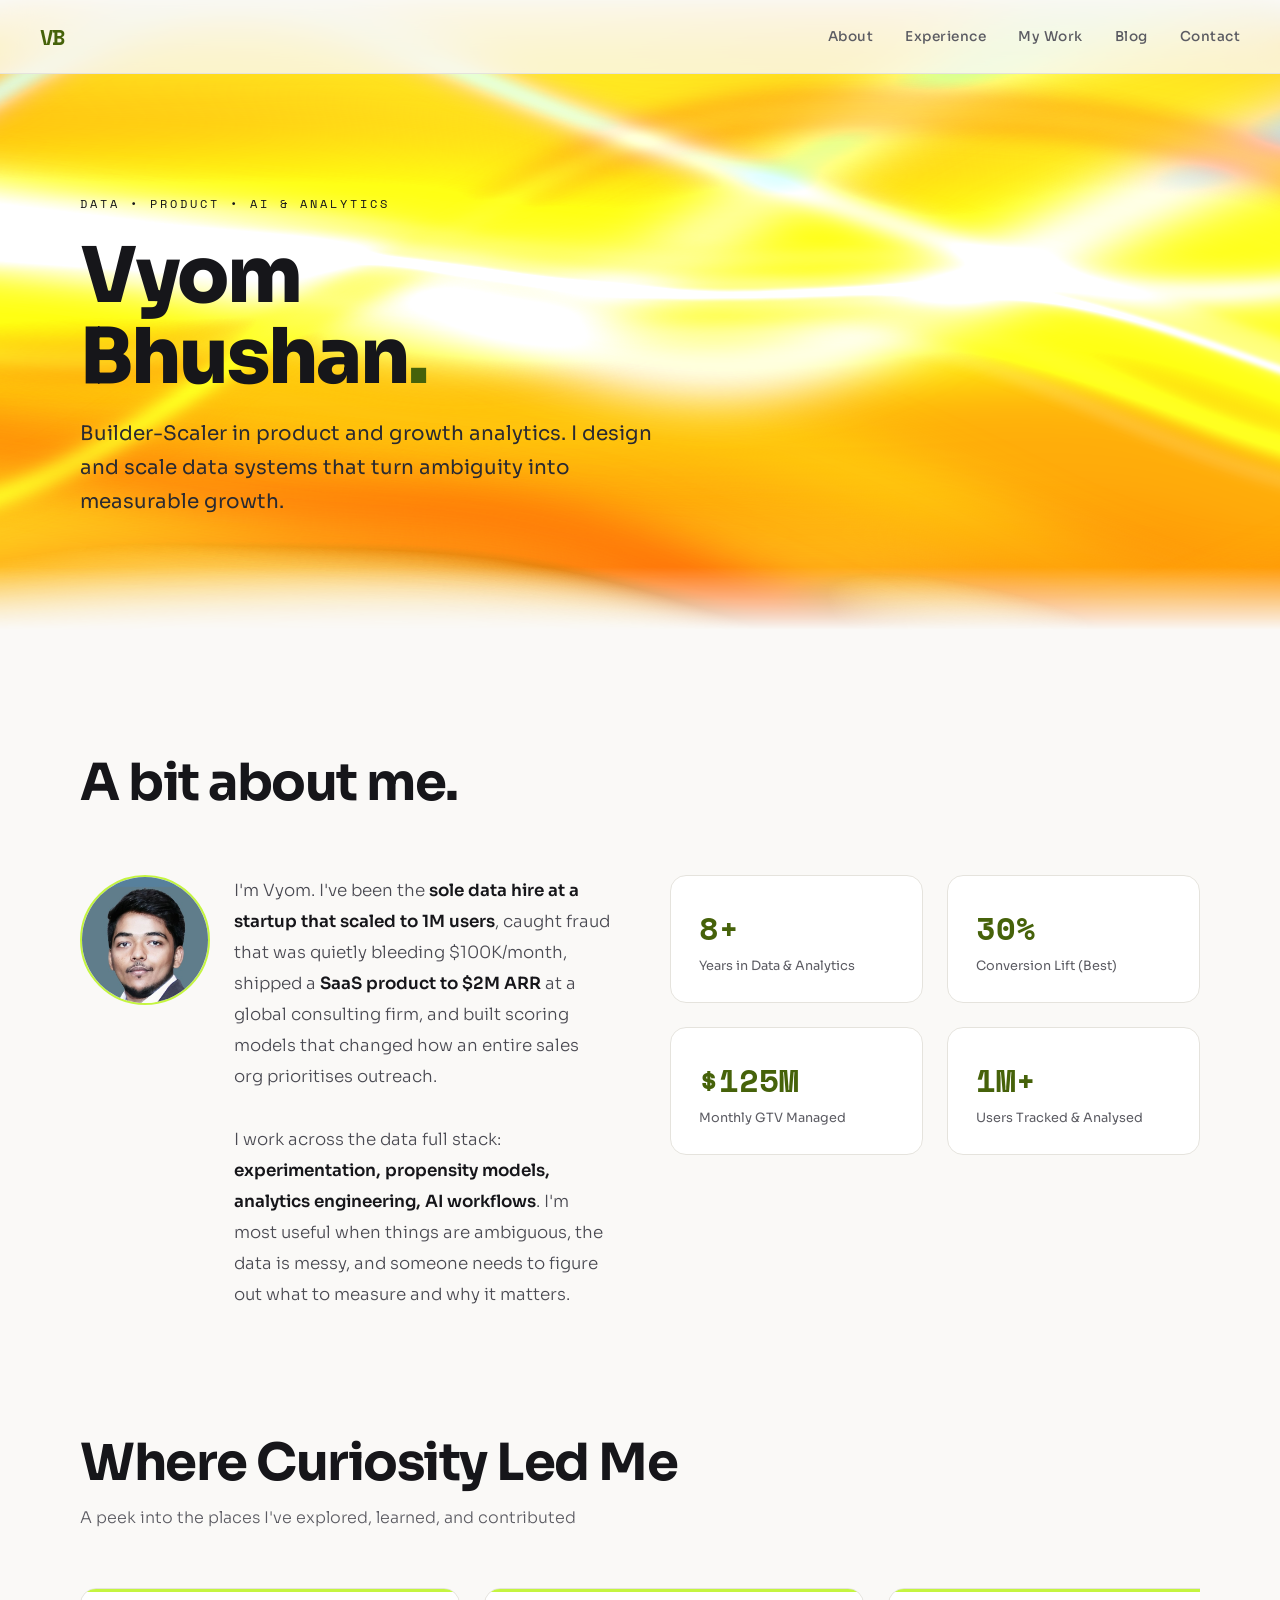
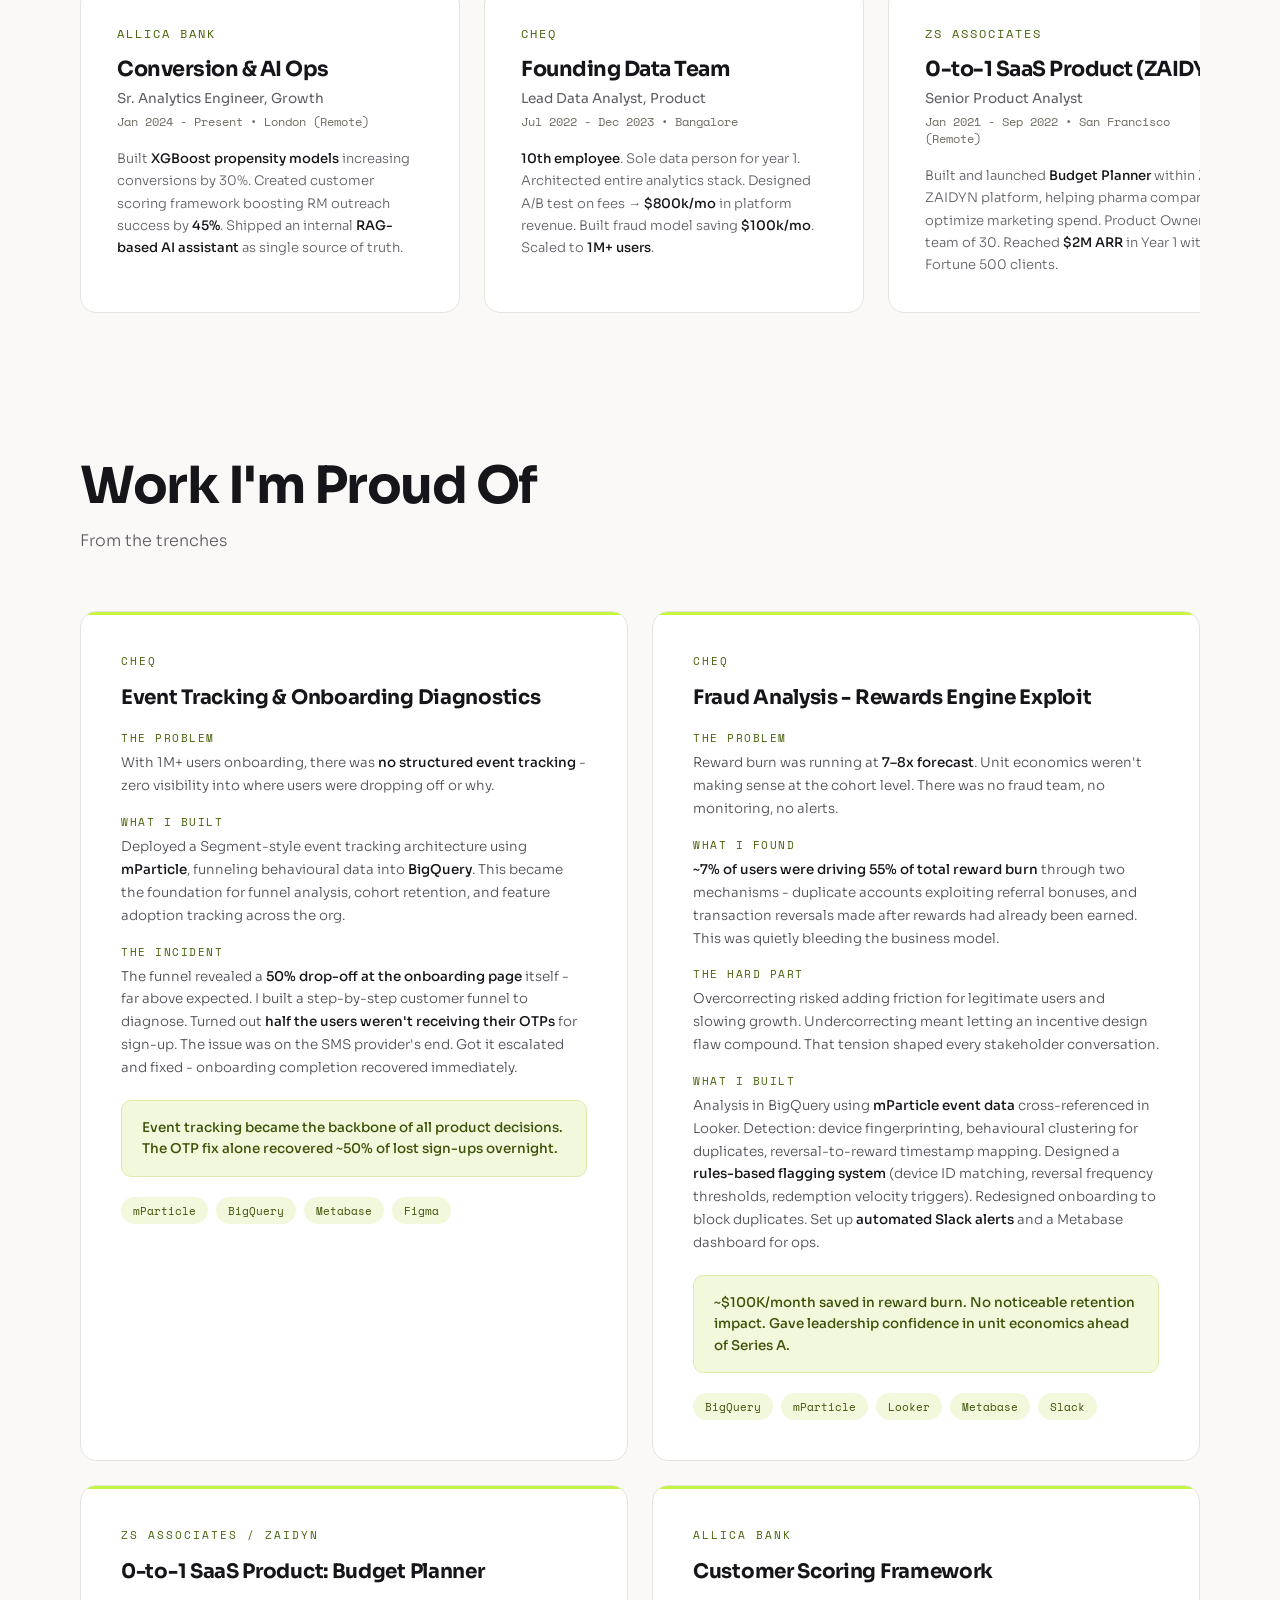
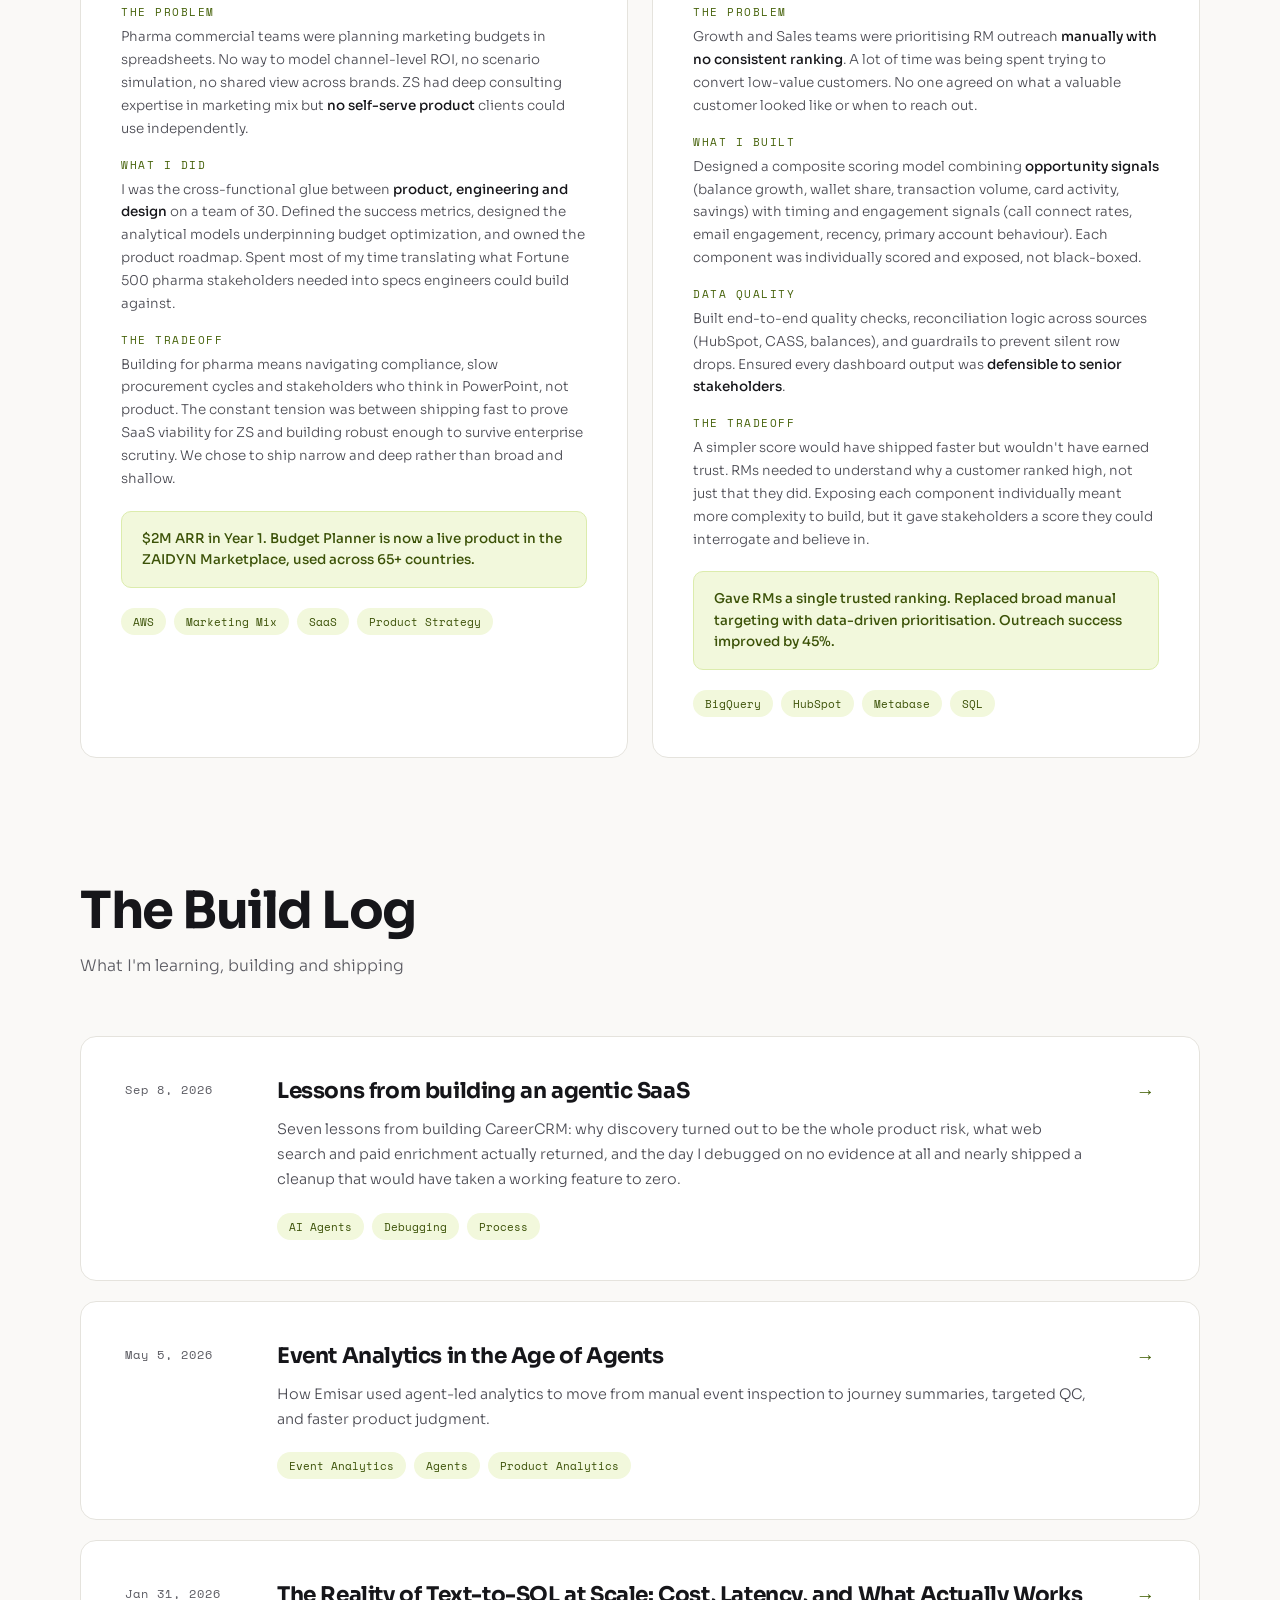
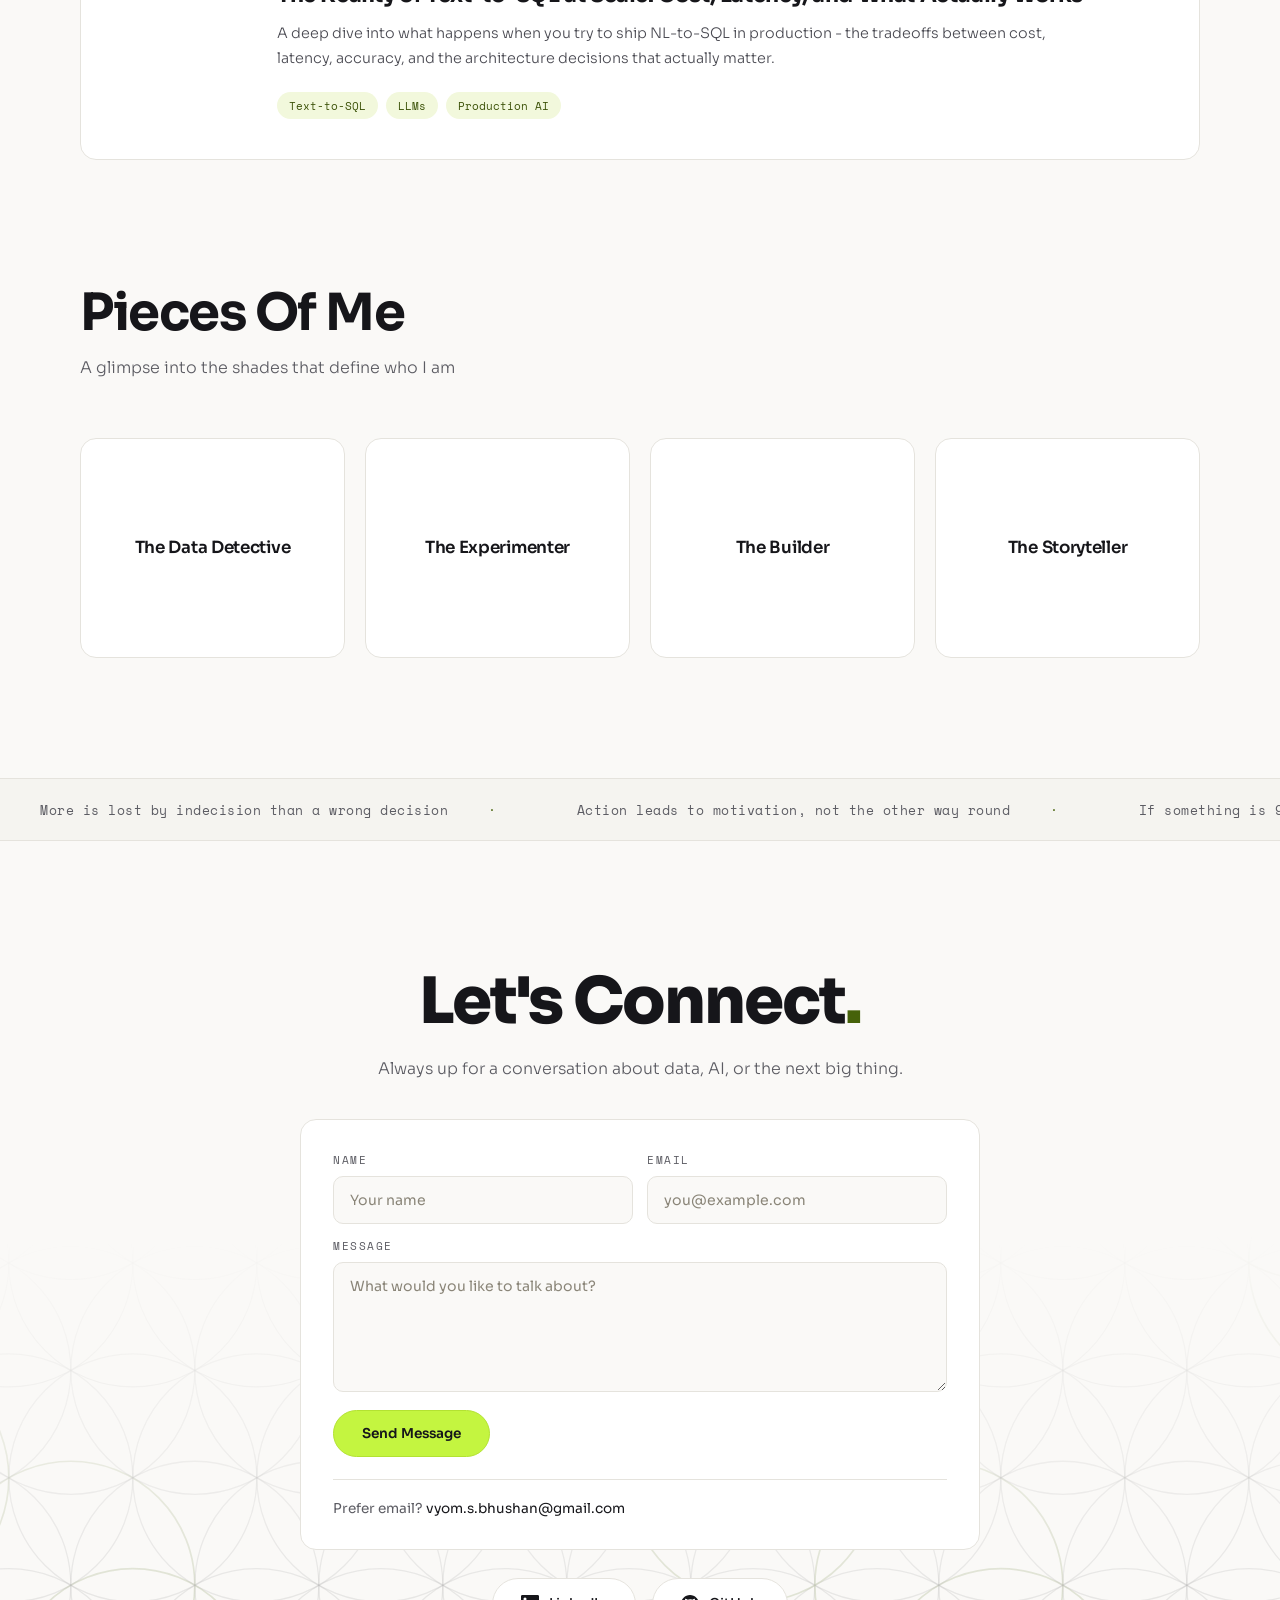
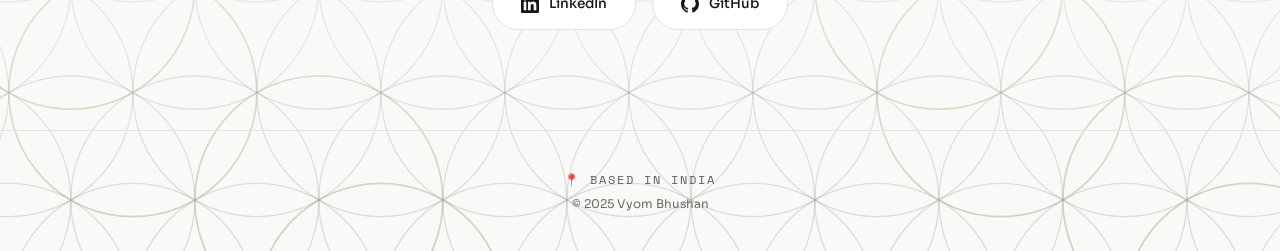
<file: index.html>
<!DOCTYPE html>
<html lang="en">
<head>
<!-- Google tag (gtag.js) -->
<script async src="https://www.googletagmanager.com/gtag/js?id=G-RK8C06EQ1K"></script>
<script>
  window.dataLayer = window.dataLayer || [];
  function gtag(){dataLayer.push(arguments);}
  gtag('js', new Date());
  gtag('config', 'G-RK8C06EQ1K');
</script>
<meta charset="UTF-8">
<meta name="viewport" content="width=device-width, initial-scale=1.0">
<title>Vyom Bhushan</title>
<link rel="icon" type="image/svg+xml" href="data:image/svg+xml,%3Csvg xmlns='http://www.w3.org/2000/svg' viewBox='0 0 32 32'%3E%3Crect width='32' height='32' rx='6' fill='%23faf9f7'/%3E%3Ctext x='16' y='23' font-family='Arial,sans-serif' font-weight='700' font-size='20' fill='%2346620a' text-anchor='middle'%3EV%3C/text%3E%3C/svg%3E">
<link href="https://fonts.googleapis.com/css2?family=Space+Mono:wght@400;700&family=Sora:wght@300;400;500;600;700;800&display=swap" rel="stylesheet">
<style>
*, *::before, *::after { margin: 0; padding: 0; box-sizing: border-box; }

:root {
  --bg: #faf9f7;
  --bg-card: #ffffff;
  --bg-card-hover: #fcfefa;
  --text: #16161a;
  --text-muted: #5c5c63;
  --text-body: #4a4a52;
  --text-dim: #6f6b62;
  /* Brand lime. Fills, borders and rules only - 1.8:1 on white, never text. */
  --accent: #c4f540;
  --accent-ink: #46620a;
  --accent-dim: #f2f8dc;
  --accent-dim-border: #dcecad;
  --accent-dim-ink: #3c5208;
  --border: #e5e3dd;
  --shadow-card: 0 18px 40px #16161a12;
  --radius: 16px;
}

/* 100vw on .hero-river counts the scrollbar, so the full-bleed river is a
   few px wider than the viewport. Clip here as well as on body, or the page
   pans sideways by the scrollbar width. */
html { scroll-behavior: smooth; overflow-x: hidden; }

body {
  font-family: 'Sora', sans-serif;
  background: var(--bg);
  color: var(--text);
  /* Anchors .footer-lattice; also clips it at the viewport edge. */
  position: relative;
  overflow-x: hidden;
  -webkit-font-smoothing: antialiased;
}

::selection { background: var(--accent); color: var(--text); }

/* ─── Navigation ─── */
nav {
  position: fixed;
  top: 0;
  width: 100%;
  z-index: 100;
  padding: 20px 40px;
  display: flex;
  justify-content: space-between;
  align-items: center;
  backdrop-filter: blur(20px);
  background: #faf9f7cc;
  border-bottom: 1px solid var(--border);
}

.logo {
  font-family: 'Space Mono', monospace;
  font-weight: 700;
  font-size: 1.4rem;
  color: var(--accent-ink);
  letter-spacing: -1px;
}

.nav-links { display: flex; gap: 32px; }
.nav-links a {
  color: var(--text-muted);
  text-decoration: none;
  font-size: 0.85rem;
  font-weight: 500;
  letter-spacing: 0.5px;
  transition: color 0.3s;
}
.nav-links a:hover { color: var(--accent-ink); }

/* ─── Sections ─── */
section {
  position: relative;
  z-index: 1;
  padding: 0 40px;
  max-width: 1200px;
  margin: 0 auto;
}

/* ─── Hero ─── */
.hero {
  min-height: 70vh;
  display: flex;
  flex-direction: column;
  justify-content: center;
  padding-top: 100px;
}

/* Molten river behind the hero. The left:50%/width:100vw pair lets the flow
   span the viewport while the copy stays in the 1200px column; overflow is
   clipped here so it can never widen the page. */
.hero-river {
  position: absolute;
  top: 0;
  bottom: 0;
  left: 50%;
  width: 100vw;
  transform: translateX(-50%);
  z-index: 0;
  overflow: hidden;
  pointer-events: none;
  user-select: none;
}

.hero-river canvas {
  position: absolute;
  inset: 0;
  width: 100%;
  height: 100%;
  display: block;
}

/* The hero text sits above the river. */
.hero-label,
.hero h1,
.hero-tagline { position: relative; z-index: 1; }

/* Ink, not olive: --accent-ink fails against the saturated flow behind it. */
.hero-label {
  font-family: 'Space Mono', monospace;
  font-size: 0.75rem;
  color: var(--text);
  letter-spacing: 3px;
  text-transform: uppercase;
  margin-bottom: 24px;
  opacity: 0;
  animation: fadeUp 0.8s 0.2s forwards;
}

.hero h1 {
  font-size: clamp(2.8rem, 6vw, 5.5rem);
  font-weight: 800;
  line-height: 1.05;
  letter-spacing: -2px;
  margin-bottom: 20px;
  opacity: 0;
  animation: fadeUp 0.8s 0.4s forwards;
}

.hero h1 span { color: var(--accent-ink); }

.hero-tagline {
  font-size: clamp(1rem, 2vw, 1.25rem);
  /* Darker and heavier than --text-muted/300 to hold up over the river. */
  color: #2a2a31;
  font-weight: 400;
  max-width: 600px;
  line-height: 1.7;
  margin-bottom: 16px;
  opacity: 0;
  animation: fadeUp 0.8s 0.6s forwards;
}

.hero-cta {
  display: flex;
  gap: 16px;
  opacity: 0;
  animation: fadeUp 0.8s 0.8s forwards;
}

.btn {
  padding: 14px 32px;
  border-radius: 50px;
  font-family: 'Sora', sans-serif;
  font-size: 0.85rem;
  font-weight: 600;
  text-decoration: none;
  transition: all 0.3s;
  cursor: pointer;
  border: none;
}

.btn-primary {
  background: var(--accent);
  color: var(--text);
}
.btn-primary:hover { transform: translateY(-2px); box-shadow: 0 8px 24px #16161a1f; }

.btn-outline {
  background: transparent;
  color: var(--text);
  border: 1px solid var(--border);
}
.btn-outline:hover { border-color: var(--accent); color: var(--accent-ink); }

/* ─── Section Headers ─── */
.section-header {
  padding-top: 120px;
  margin-bottom: 60px;
}

.section-header h2 {
  font-size: clamp(2rem, 4vw, 3.2rem);
  font-weight: 700;
  letter-spacing: -1.5px;
  margin-bottom: 12px;
}

.section-header p {
  color: var(--text-muted);
  font-size: 1rem;
  font-weight: 300;
}

/* ─── About ─── */
.about-content {
  display: grid;
  grid-template-columns: 1fr 1fr;
  gap: 60px;
  align-items: start;
}

.about-intro {
  display: flex;
  gap: 24px;
  align-items: flex-start;
}

.profile-photo {
  width: 130px;
  height: 130px;
  min-width: 130px;
  border-radius: 50%;
  object-fit: cover;
  object-position: center 15%;
  border: 2px solid var(--accent);
  display: block;
}

.about-text {
  font-size: 1.05rem;
  line-height: 1.85;
  color: var(--text-body);
  font-weight: 300;
}

.about-text strong { color: var(--text); font-weight: 600; }

.about-stats {
  display: grid;
  grid-template-columns: 1fr 1fr;
  gap: 24px;
}

.stat-card {
  background: var(--bg-card);
  border: 1px solid var(--border);
  border-radius: var(--radius);
  padding: 28px;
  transition: all 0.3s;
}
.stat-card:hover { border-color: var(--accent); transform: translateY(-4px); box-shadow: var(--shadow-card); }

.stat-card .number {
  font-family: 'Space Mono', monospace;
  font-size: 2rem;
  font-weight: 700;
  color: var(--accent-ink);
  margin-bottom: 6px;
}

.stat-card .label {
  font-size: 0.8rem;
  color: var(--text-muted);
  font-weight: 400;
}

/* ─── Skills ─── */
.skills-grid {
  display: grid;
  grid-template-columns: repeat(auto-fill, minmax(180px, 1fr));
  gap: 14px;
}

.skill-pill {
  background: var(--bg-card);
  border: 1px solid var(--border);
  border-radius: 50px;
  padding: 14px 22px;
  font-size: 0.82rem;
  font-weight: 500;
  text-align: center;
  transition: all 0.3s;
  cursor: default;
}
.skill-pill:hover {
  border-color: var(--accent);
  background: var(--accent-dim);
  color: var(--accent-dim-ink);
  transform: translateY(-2px);
}

/* ─── Experience Cards (Akash style) ─── */
.exp-scroll {
  display: flex;
  gap: 24px;
  overflow-x: auto;
  padding-bottom: 20px;
  scroll-snap-type: x mandatory;
  -ms-overflow-style: none;
  scrollbar-width: none;
}
.exp-scroll::-webkit-scrollbar { display: none; }

.exp-card {
  flex: 0 0 380px;
  background: var(--bg-card);
  border: 1px solid var(--border);
  border-radius: var(--radius);
  padding: 36px;
  scroll-snap-align: start;
  transition: all 0.4s;
  position: relative;
  overflow: hidden;
}
.exp-card::before {
  content: '';
  position: absolute;
  top: 0;
  left: 0;
  width: 100%;
  height: 3px;
  background: var(--accent);
}
.exp-card:hover { border-color: var(--accent); transform: translateY(-6px); box-shadow: var(--shadow-card); }

.exp-card .company {
  font-family: 'Space Mono', monospace;
  font-size: 0.72rem;
  color: var(--accent-ink);
  letter-spacing: 2px;
  text-transform: uppercase;
  margin-bottom: 14px;
}

.exp-card h3 {
  font-size: 1.3rem;
  font-weight: 700;
  margin-bottom: 8px;
  letter-spacing: -0.5px;
}

.exp-card .role {
  font-size: 0.85rem;
  color: var(--text-muted);
  margin-bottom: 6px;
}

.exp-card .period {
  font-size: 0.75rem;
  color: var(--text-dim);
  font-family: 'Space Mono', monospace;
  margin-bottom: 18px;
}

.exp-card .highlight {
  font-size: 0.82rem;
  color: var(--text-muted);
  line-height: 1.7;
  font-weight: 300;
}

.exp-card .highlight strong { color: var(--text); font-weight: 500; }

/* ─── Projects ─── */
.projects-grid {
  display: grid;
  grid-template-columns: 1fr 1fr;
  gap: 24px;
}

.project-card {
  background: var(--bg-card);
  border: 1px solid var(--border);
  border-radius: var(--radius);
  padding: 40px;
  transition: all 0.4s;
  position: relative;
}
.project-card:hover { border-color: var(--accent); transform: translateY(-4px); box-shadow: var(--shadow-card); }

.project-card .icon {
  font-size: 2rem;
  margin-bottom: 20px;
}

.project-card h3 {
  font-size: 1.2rem;
  font-weight: 700;
  margin-bottom: 12px;
  letter-spacing: -0.3px;
}

.project-card p {
  font-size: 0.85rem;
  color: var(--text-muted);
  line-height: 1.7;
  font-weight: 300;
}

.project-card .tech-tags {
  margin-top: 20px;
  display: flex;
  flex-wrap: wrap;
  gap: 8px;
}

.tech-tag {
  font-size: 0.7rem;
  font-family: 'Space Mono', monospace;
  padding: 5px 12px;
  background: var(--accent-dim);
  color: var(--accent-dim-ink);
  border-radius: 50px;
  /* Keeps hyphenated tags ("Text-to-SQL") from breaking across lines. */
  white-space: nowrap;
  flex: 0 0 auto;
}

/* ─── Pieces of Me (Flip Cards) ─── */
.pieces-grid {
  display: grid;
  grid-template-columns: repeat(4, 1fr);
  gap: 20px;
}

.flip-card {
  perspective: 800px;
  height: 220px;
  cursor: default;
}

.flip-card-inner {
  position: relative;
  width: 100%;
  height: 100%;
  transition: transform 0.6s;
  transform-style: preserve-3d;
}

.flip-card:hover .flip-card-inner {
  transform: rotateY(180deg);
}

.flip-card-front,
.flip-card-back {
  position: absolute;
  width: 100%;
  height: 100%;
  backface-visibility: hidden;
  border-radius: var(--radius);
  border: 1px solid var(--border);
  display: flex;
  flex-direction: column;
  align-items: center;
  justify-content: center;
  padding: 28px;
  text-align: center;
}

.flip-card-front {
  background: var(--bg-card);
}

.flip-card-front .piece-icon {
  font-size: 2.2rem;
  margin-bottom: 16px;
}

.flip-card-front h4 {
  font-size: 1.05rem;
  font-weight: 600;
  letter-spacing: -0.3px;
}

.flip-card-back {
  background: var(--bg-card);
  border-color: var(--accent);
  transform: rotateY(180deg);
}

.flip-card-back p {
  font-size: 0.82rem;
  color: var(--text-body);
  line-height: 1.65;
  font-weight: 300;
}

@media (max-width: 768px) {
  .pieces-grid { grid-template-columns: 1fr 1fr; }
  .flip-card { height: 200px; }
}

/* ─── Contact ─── */
.contact-section {
  padding-top: 120px;
  padding-bottom: 100px;
  text-align: center;
}

.contact-section h2 {
  font-size: clamp(2.5rem, 5vw, 4rem);
  font-weight: 800;
  letter-spacing: -2px;
  margin-bottom: 16px;
}

.contact-section p {
  color: var(--text-muted);
  font-size: 1rem;
  font-weight: 300;
  margin-bottom: 40px;
}

.contact-links {
  display: flex;
  justify-content: center;
  gap: 16px;
  flex-wrap: wrap;
}

.contact-card {
  max-width: 680px;
  margin: 0 auto 28px;
  padding: 32px;
  background: var(--bg-card);
  border: 1px solid var(--border);
  border-radius: var(--radius);
  text-align: left;
}

.contact-form {
  display: grid;
  gap: 14px;
}

.contact-form-row {
  display: grid;
  grid-template-columns: 1fr 1fr;
  gap: 14px;
}

.contact-field {
  display: grid;
  gap: 8px;
}

.contact-field label {
  font-family: 'Space Mono', monospace;
  font-size: 0.68rem;
  color: var(--text-muted);
  letter-spacing: 1.5px;
  text-transform: uppercase;
}

.contact-field input,
.contact-field textarea {
  width: 100%;
  padding: 14px 16px;
  background: var(--bg);
  border: 1px solid var(--border);
  border-radius: 10px;
  color: var(--text);
  font-family: 'Sora', sans-serif;
  font-size: 0.88rem;
  transition: border-color 0.3s, background 0.3s;
}

.contact-field textarea {
  min-height: 130px;
  resize: vertical;
}

.contact-field input:focus,
.contact-field textarea:focus {
  outline: none;
  border-color: var(--accent);
  background: var(--bg-card);
}

.contact-field input::placeholder,
.contact-field textarea::placeholder {
  color: #8a8578;
}

.contact-submit {
  justify-self: start;
  margin-top: 4px;
  padding: 14px 28px;
  background: var(--accent);
  border: 1px solid #b3e232;
  border-radius: 50px;
  color: var(--text);
  font-family: 'Sora', sans-serif;
  font-size: 0.85rem;
  font-weight: 600;
  cursor: pointer;
  transition: transform 0.3s, box-shadow 0.3s;
  /* The grid track would otherwise squeeze this to "Send / Message". */
  white-space: nowrap;
  width: max-content;
}

.contact-submit:hover {
  transform: translateY(-2px);
  box-shadow: 0 8px 24px #16161a1f;
}

.contact-email {
  margin-top: 22px;
  padding-top: 20px;
  border-top: 1px solid var(--border);
  color: var(--text-muted);
  font-size: 0.85rem;
}

.contact-email a {
  color: var(--text);
  text-decoration: none;
  transition: color 0.3s;
}

.contact-email a:hover {
  color: var(--accent-ink);
}

.copy-state {
  margin-left: 10px;
  color: var(--accent-ink);
  font-family: 'Space Mono', monospace;
  font-size: 0.68rem;
  letter-spacing: 1px;
  text-transform: uppercase;
  opacity: 0;
  transition: opacity 0.3s;
}

.copy-state.visible {
  opacity: 1;
}

.contact-link {
  display: flex;
  align-items: center;
  gap: 10px;
  padding: 16px 28px;
  background: var(--bg-card);
  border: 1px solid var(--border);
  border-radius: 50px;
  color: var(--text);
  text-decoration: none;
  font-size: 0.85rem;
  font-weight: 500;
  transition: all 0.3s;
}
.contact-link:hover { border-color: var(--accent); color: var(--accent-ink); transform: translateY(-2px); box-shadow: var(--shadow-card); }
.contact-link svg { width: 18px; height: 18px; }

/* ─── Marquee ─── */
.marquee-section {
  position: relative;
  z-index: 1;
  /* Sits between Pieces and Contact, so it needs its own breathing room. */
  margin-top: 120px;
  background: #f5f4f0;
  border-top: 1px solid var(--border);
  border-bottom: 1px solid var(--border);
  padding: 20px 0;
  overflow: hidden;
  white-space: nowrap;
}

.marquee-track {
  display: inline-flex;
  animation: marquee 40s linear infinite;
}

.marquee-track span {
  font-family: 'Space Mono', monospace;
  font-size: 0.8rem;
  color: var(--text-muted);
  padding: 0 40px;
  letter-spacing: 0.5px;
}

.marquee-track span::after {
  content: '·';
  color: var(--accent-ink);
  padding-left: 40px;
}

@keyframes marquee {
  0% { transform: translateX(0); }
  100% { transform: translateX(-50%); }
}

/* ─── Footer ─── */
/* Flower-of-life lattice behind the contact section and footer bar,
   anchored to the bottom of the page and dissolving upward. */
.footer-lattice {
  position: absolute;
  left: 0;
  right: 0;
  bottom: 0;
  height: 620px;
  z-index: 0;
  opacity: 0.5;
  background: url('footer-lattice.svg') center bottom / cover no-repeat;
  pointer-events: none;
  user-select: none;
}

footer {
  position: relative;
  z-index: 1;
  border-top: 1px solid var(--border);
  padding: 40px;
  text-align: center;
}

.footer-location {
  font-family: 'Space Mono', monospace;
  font-size: 0.75rem;
  color: var(--text-muted);
  letter-spacing: 2px;
  text-transform: uppercase;
  margin-bottom: 8px;
}

.footer-copy {
  font-size: 0.75rem;
  color: var(--text-dim);
}

/* ─── Scroll Animations ─── */
.reveal {
  opacity: 0;
  transform: translateY(40px);
  transition: opacity 0.7s ease, transform 0.7s ease;
}
.reveal.visible {
  opacity: 1;
  transform: translateY(0);
}

@keyframes fadeUp {
  from { opacity: 0; transform: translateY(30px); }
  to { opacity: 1; transform: translateY(0); }
}

/* ─── Case Study Cards ─── */
.case-studies-grid {
  display: grid;
  grid-template-columns: 1fr 1fr;
  gap: 24px;
}

.case-study {
  background: var(--bg-card);
  border: 1px solid var(--border);
  border-radius: var(--radius);
  padding: 40px;
  transition: all 0.4s;
  position: relative;
  overflow: hidden;
}
.case-study:hover { border-color: var(--accent); transform: translateY(-4px); box-shadow: var(--shadow-card); }
.case-study::before {
  content: '';
  position: absolute;
  top: 0; left: 0;
  width: 100%; height: 3px;
  background: var(--accent);
}

.case-study .cs-company {
  font-family: 'Space Mono', monospace;
  font-size: 0.7rem;
  color: var(--accent-ink);
  letter-spacing: 2px;
  text-transform: uppercase;
  margin-bottom: 16px;
}

.case-study h3 {
  font-size: 1.25rem;
  font-weight: 700;
  letter-spacing: -0.3px;
  margin-bottom: 20px;
}

.case-study .cs-block { margin-bottom: 16px; }

.case-study .cs-label {
  font-family: 'Space Mono', monospace;
  font-size: 0.68rem;
  color: var(--accent-ink);
  letter-spacing: 1.5px;
  text-transform: uppercase;
  margin-bottom: 6px;
}

.case-study .cs-text {
  font-size: 0.84rem;
  color: var(--text-body);
  line-height: 1.7;
  font-weight: 300;
}
.case-study .cs-text strong { color: var(--text); font-weight: 500; }

.case-study .cs-impact {
  margin-top: 20px;
  padding: 16px 20px;
  background: var(--accent-dim);
  border: 1px solid var(--accent-dim-border);
  border-radius: 10px;
  font-size: 0.84rem;
  color: var(--accent-dim-ink);
  font-weight: 500;
  line-height: 1.6;
}

.case-study .tech-tags { margin-top: 20px; display: flex; flex-wrap: wrap; gap: 8px; }

/* ─── Blog Section ─── */
.blog-grid {
  display: flex;
  flex-direction: column;
  gap: 20px;
}

.blog-card {
  display: flex;
  gap: 32px;
  flex-wrap: wrap;
  align-items: flex-start;
  background: var(--bg-card);
  border: 1px solid var(--border);
  border-radius: var(--radius);
  padding: 40px 44px;
  transition: all 0.4s;
  cursor: pointer;
  text-decoration: none;
  color: inherit;
}
.blog-card:hover { border-color: var(--accent); transform: translateY(-3px); box-shadow: var(--shadow-card); }

.blog-card .blog-date {
  flex: 0 0 120px;
  font-family: 'Space Mono', monospace;
  font-size: 0.72rem;
  color: var(--text-muted);
  letter-spacing: 1px;
  padding-top: 4px;
}

.blog-card .blog-body { flex: 1 1 420px; min-width: 0; }

.blog-card .blog-arrow {
  flex: 0 0 auto;
  font-size: 1.2rem;
  color: var(--accent-ink);
  padding-top: 2px;
}

.blog-card h3 {
  font-size: 1.35rem;
  font-weight: 700;
  letter-spacing: -0.4px;
  line-height: 1.3;
  margin-bottom: 12px;
  text-wrap: pretty;
}

.blog-card p {
  font-size: 0.9rem;
  color: var(--text-body);
  line-height: 1.75;
  font-weight: 300;
  max-width: 74ch;
}

.blog-card .blog-tags { margin-top: 20px; display: flex; flex-wrap: wrap; gap: 8px; }

.blog-placeholder {
  background: var(--bg-card);
  border: 1px dashed var(--border);
  border-radius: var(--radius);
  padding: 36px;
  display: flex;
  flex-direction: column;
  align-items: center;
  justify-content: center;
  text-align: center;
  min-height: 200px;
}

.blog-placeholder .bp-icon { font-size: 2rem; margin-bottom: 16px; opacity: 0.55; }
.blog-placeholder p { color: var(--text-muted); font-size: 0.85rem; font-weight: 300; }

/* ─── Responsive ─── */
@media (max-width: 768px) {
  section, nav, footer { padding-left: 20px; padding-right: 20px; }
  nav { padding: 16px 20px; }
  .nav-links { gap: 20px; }
  .nav-links a { font-size: 0.78rem; }
  .about-content { grid-template-columns: 1fr; gap: 40px; }
  .projects-grid { grid-template-columns: 1fr; }
  .case-studies-grid { grid-template-columns: 1fr; }
  .blog-card { padding: 28px 24px; gap: 16px; }
  .blog-card h3 { font-size: 1.15rem; }
  .exp-card { flex: 0 0 300px; }
  .contact-card { padding: 24px; }
  .contact-form-row { grid-template-columns: 1fr; }
  .contact-submit { width: 100%; }
  .contact-links { flex-direction: column; align-items: center; }
}
</style>
</head>
<body>

<!-- Navigation -->
<nav>
  <div class="logo">VB</div>
  <div class="nav-links">
    <a href="#about">About</a>
    <a href="#experience">Experience</a>
    <a href="#projects">My Work</a>
    <a href="#blog">Blog</a>
    <a href="#contact">Contact</a>
  </div>
</nav>

<!-- Hero -->
<section class="hero">
  <div class="hero-river" aria-hidden="true">
    <canvas></canvas>
  </div>
  <div class="hero-label">Data &bull; Product &bull; AI & Analytics</div>
  <h1>Vyom<br>Bhushan<span>.</span></h1>
  <p class="hero-tagline">
    Builder-Scaler in product and growth analytics. I design and scale data systems that turn ambiguity into measurable growth.
  </p>
</section>

<!-- About -->
<section id="about">
  <div class="section-header reveal">
    <h2>A bit about me.</h2>
  </div>
  <div class="about-content reveal">
    <div class="about-intro">
      <img src="profile.jpg" alt="Vyom Bhushan" class="profile-photo">
      <div class="about-text">
        I'm Vyom. I've been the <strong>sole data hire at a startup that scaled to 1M users</strong>, caught fraud that was quietly bleeding $100K/month, shipped a <strong>SaaS product to $2M ARR</strong> at a global consulting firm, and built scoring models that changed how an entire sales org prioritises outreach.<br><br>
        I work across the data full stack: <strong>experimentation, propensity models, analytics engineering, AI workflows</strong>. I'm most useful when things are ambiguous, the data is messy, and someone needs to figure out what to measure and why it matters.
      </div>
    </div>
    <div class="about-stats">
      <div class="stat-card">
        <div class="number">8+</div>
        <div class="label">Years in Data & Analytics</div>
      </div>
      <div class="stat-card">
        <div class="number">30%</div>
        <div class="label">Conversion Lift (Best)</div>
      </div>
      <div class="stat-card">
        <div class="number">$125M</div>
        <div class="label">Monthly GTV Managed</div>
      </div>
      <div class="stat-card">
        <div class="number">1M+</div>
        <div class="label">Users Tracked & Analysed</div>
      </div>
    </div>
  </div>
</section>

<!-- Experience -->
<section id="experience">
  <div class="section-header reveal">
    <h2>Where Curiosity Led Me</h2>
    <p>A peek into the places I've explored, learned, and contributed</p>
  </div>
  <div class="exp-scroll reveal">

    <div class="exp-card">
      <div class="company">Allica Bank</div>
      <h3>Conversion & AI Ops</h3>
      <div class="role">Sr. Analytics Engineer, Growth</div>
      <div class="period">Jan 2024 - Present &bull; London (Remote)</div>
      <div class="highlight">
        Built <strong>XGBoost propensity models</strong> increasing conversions by 30%. Created customer scoring framework boosting RM outreach success by <strong>45%</strong>. Shipped an internal <strong>RAG-based AI assistant</strong> as single source of truth.
      </div>
    </div>

    <div class="exp-card">
      <div class="company">CheQ</div>
      <h3>Founding Data Team</h3>
      <div class="role">Lead Data Analyst, Product</div>
      <div class="period">Jul 2022 - Dec 2023 &bull; Bangalore</div>
      <div class="highlight">
        <strong>10th employee</strong>. Sole data person for year 1. Architected entire analytics stack. Designed A/B test on fees → <strong>$800k/mo</strong> in platform revenue. Built fraud model saving <strong>$100k/mo</strong>. Scaled to <strong>1M+ users</strong>.
      </div>
    </div>

    <div class="exp-card">
      <div class="company">ZS Associates</div>
      <h3>0-to-1 SaaS Product (ZAIDYN)</h3>
      <div class="role">Senior Product Analyst</div>
      <div class="period">Jan 2021 - Sep 2022 &bull; San Francisco (Remote)</div>
      <div class="highlight">
        Built and launched <strong>Budget Planner</strong> within ZS's ZAIDYN platform, helping pharma companies optimize marketing spend. Product Owner for team of 30. Reached <strong>$2M ARR</strong> in Year 1 with Fortune 500 clients.
      </div>
    </div>

  </div>
</section>

<!-- Projects -->
<section id="projects">
  <div class="section-header reveal">
    <h2>Work I'm Proud Of</h2>
    <p>From the trenches</p>
  </div>

  <!-- Work Case Studies -->
  <div class="case-studies-grid reveal">
    <div class="case-study">
      <div class="cs-company">CheQ</div>
      <h3>Event Tracking & Onboarding Diagnostics</h3>
      <div class="cs-block">
        <div class="cs-label">The Problem</div>
        <div class="cs-text">With 1M+ users onboarding, there was <strong>no structured event tracking</strong> - zero visibility into where users were dropping off or why.</div>
      </div>
      <div class="cs-block">
        <div class="cs-label">What I Built</div>
        <div class="cs-text">Deployed a Segment-style event tracking architecture using <strong>mParticle</strong>, funneling behavioural data into <strong>BigQuery</strong>. This became the foundation for funnel analysis, cohort retention, and feature adoption tracking across the org.</div>
      </div>
      <div class="cs-block">
        <div class="cs-label">The Incident</div>
        <div class="cs-text">The funnel revealed a <strong>50% drop-off at the onboarding page</strong> itself - far above expected. I built a step-by-step customer funnel to diagnose. Turned out <strong>half the users weren't receiving their OTPs</strong> for sign-up. The issue was on the SMS provider's end. Got it escalated and fixed - onboarding completion recovered immediately.</div>
      </div>
      <div class="cs-impact">Event tracking became the backbone of all product decisions. The OTP fix alone recovered ~50% of lost sign-ups overnight.</div>
      <div class="tech-tags">
        <span class="tech-tag">mParticle</span>
        <span class="tech-tag">BigQuery</span>
        <span class="tech-tag">Metabase</span>
        <span class="tech-tag">Figma</span>
      </div>
    </div>

    <div class="case-study">
      <div class="cs-company">CheQ</div>
      <h3>Fraud Analysis - Rewards Engine Exploit</h3>
      <div class="cs-block">
        <div class="cs-label">The Problem</div>
        <div class="cs-text">Reward burn was running at <strong>7–8x forecast</strong>. Unit economics weren't making sense at the cohort level. There was no fraud team, no monitoring, no alerts.</div>
      </div>
      <div class="cs-block">
        <div class="cs-label">What I Found</div>
        <div class="cs-text"><strong>~7% of users were driving 55% of total reward burn</strong> through two mechanisms - duplicate accounts exploiting referral bonuses, and transaction reversals made after rewards had already been earned. This was quietly bleeding the business model.</div>
      </div>
      <div class="cs-block">
        <div class="cs-label">The Hard Part</div>
        <div class="cs-text">Overcorrecting risked adding friction for legitimate users and slowing growth. Undercorrecting meant letting an incentive design flaw compound. That tension shaped every stakeholder conversation.</div>
      </div>
      <div class="cs-block">
        <div class="cs-label">What I Built</div>
        <div class="cs-text">Analysis in BigQuery using <strong>mParticle event data</strong> cross-referenced in Looker. Detection: device fingerprinting, behavioural clustering for duplicates, reversal-to-reward timestamp mapping. Designed a <strong>rules-based flagging system</strong> (device ID matching, reversal frequency thresholds, redemption velocity triggers). Redesigned onboarding to block duplicates. Set up <strong>automated Slack alerts</strong> and a Metabase dashboard for ops.</div>
      </div>
      <div class="cs-impact">~$100K/month saved in reward burn. No noticeable retention impact. Gave leadership confidence in unit economics ahead of Series A.</div>
      <div class="tech-tags">
        <span class="tech-tag">BigQuery</span>
        <span class="tech-tag">mParticle</span>
        <span class="tech-tag">Looker</span>
        <span class="tech-tag">Metabase</span>
        <span class="tech-tag">Slack</span>
      </div>
    </div>
    <div class="case-study">
      <div class="cs-company">ZS Associates / ZAIDYN</div>
      <h3>0-to-1 SaaS Product: Budget Planner</h3>
      <div class="cs-block">
        <div class="cs-label">The Problem</div>
        <div class="cs-text">Pharma commercial teams were planning marketing budgets in spreadsheets. No way to model channel-level ROI, no scenario simulation, no shared view across brands. ZS had deep consulting expertise in marketing mix but <strong>no self-serve product</strong> clients could use independently.</div>
      </div>
      <div class="cs-block">
        <div class="cs-label">What I Did</div>
        <div class="cs-text">I was the cross-functional glue between <strong>product, engineering and design</strong> on a team of 30. Defined the success metrics, designed the analytical models underpinning budget optimization, and owned the product roadmap. Spent most of my time translating what Fortune 500 pharma stakeholders needed into specs engineers could build against.</div>
      </div>
      <div class="cs-block">
        <div class="cs-label">The Tradeoff</div>
        <div class="cs-text">Building for pharma means navigating compliance, slow procurement cycles and stakeholders who think in PowerPoint, not product. The constant tension was between shipping fast to prove SaaS viability for ZS and building robust enough to survive enterprise scrutiny. We chose to ship narrow and deep rather than broad and shallow.</div>
      </div>
      <div class="cs-impact">$2M ARR in Year 1. Budget Planner is now a live product in the ZAIDYN Marketplace, used across 65+ countries.</div>
      <div class="tech-tags">
        <span class="tech-tag">AWS</span>
        <span class="tech-tag">Marketing Mix</span>
        <span class="tech-tag">SaaS</span>
        <span class="tech-tag">Product Strategy</span>
      </div>
    </div>
    <div class="case-study">
      <div class="cs-company">Allica Bank</div>
      <h3>Customer Scoring Framework</h3>
      <div class="cs-block">
        <div class="cs-label">The Problem</div>
        <div class="cs-text">Growth and Sales teams were prioritising RM outreach <strong>manually with no consistent ranking</strong>. A lot of time was being spent trying to convert low-value customers. No one agreed on what a valuable customer looked like or when to reach out.</div>
      </div>
      <div class="cs-block">
        <div class="cs-label">What I Built</div>
        <div class="cs-text">Designed a composite scoring model combining <strong>opportunity signals</strong> (balance growth, wallet share, transaction volume, card activity, savings) with timing and engagement signals (call connect rates, email engagement, recency, primary account behaviour). Each component was individually scored and exposed, not black-boxed.</div>
      </div>
      <div class="cs-block">
        <div class="cs-label">Data Quality</div>
        <div class="cs-text">Built end-to-end quality checks, reconciliation logic across sources (HubSpot, CASS, balances), and guardrails to prevent silent row drops. Ensured every dashboard output was <strong>defensible to senior stakeholders</strong>.</div>
      </div>
      <div class="cs-block">
        <div class="cs-label">The Tradeoff</div>
        <div class="cs-text">A simpler score would have shipped faster but wouldn't have earned trust. RMs needed to understand why a customer ranked high, not just that they did. Exposing each component individually meant more complexity to build, but it gave stakeholders a score they could interrogate and believe in.</div>
      </div>
      <div class="cs-impact">Gave RMs a single trusted ranking. Replaced broad manual targeting with data-driven prioritisation. Outreach success improved by 45%.</div>
      <div class="tech-tags">
        <span class="tech-tag">BigQuery</span>
        <span class="tech-tag">HubSpot</span>
        <span class="tech-tag">Metabase</span>
        <span class="tech-tag">SQL</span>
      </div>
    </div>
  </div>
</section>

<!-- Blog -->
<section id="blog">
  <div class="section-header reveal">
    <h2>The Build Log</h2>
    <p>What I'm learning, building and shipping</p>
  </div>
  <div class="blog-grid reveal">
    <a href="blog/agentic-saas-lessons.html" class="blog-card">
      <div class="blog-date">Sep 8, 2026</div>
      <div class="blog-body">
        <h3>Lessons from building an agentic SaaS</h3>
        <p>Seven lessons from building CareerCRM: why discovery turned out to be the whole product risk, what web search and paid enrichment actually returned, and the day I debugged on no evidence at all and nearly shipped a cleanup that would have taken a working feature to zero.</p>
        <div class="blog-tags">
          <span class="tech-tag">AI Agents</span>
          <span class="tech-tag">Debugging</span>
          <span class="tech-tag">Process</span>
        </div>
      </div>
      <div class="blog-arrow" aria-hidden="true">→</div>
    </a>
    <a href="blog/event-analytics-agents.html" class="blog-card">
      <div class="blog-date">May 5, 2026</div>
      <div class="blog-body">
        <h3>Event Analytics in the Age of Agents</h3>
        <p>How Emisar used agent-led analytics to move from manual event inspection to journey summaries, targeted QC, and faster product judgment.</p>
        <div class="blog-tags">
          <span class="tech-tag">Event Analytics</span>
          <span class="tech-tag">Agents</span>
          <span class="tech-tag">Product Analytics</span>
        </div>
      </div>
      <div class="blog-arrow" aria-hidden="true">→</div>
    </a>
    <a href="blog/text-to-sql.html" class="blog-card">
      <div class="blog-date">Jan 31, 2026</div>
      <div class="blog-body">
        <h3>The Reality of Text-to-SQL at Scale: Cost, Latency, and What Actually Works</h3>
        <p>A deep dive into what happens when you try to ship NL-to-SQL in production - the tradeoffs between cost, latency, accuracy, and the architecture decisions that actually matter.</p>
        <div class="blog-tags">
          <span class="tech-tag">Text-to-SQL</span>
          <span class="tech-tag">LLMs</span>
          <span class="tech-tag">Production AI</span>
        </div>
      </div>
      <div class="blog-arrow" aria-hidden="true">→</div>
    </a>
  </div>
</section>

<!-- Pieces of Me -->
<section id="pieces">
  <div class="section-header reveal">
    <h2>Pieces Of Me</h2>
    <p>A glimpse into the shades that define who I am</p>
  </div>
  <div class="pieces-grid reveal">
    <div class="flip-card">
      <div class="flip-card-inner">
        <div class="flip-card-front">
          <h4>The Data Detective</h4>
        </div>
        <div class="flip-card-back">
          <p>Fraud nobody was looking for, OTP failures hiding in plain sight, pipelines silently dropping rows. I find what's broken before it becomes a crisis.</p>
        </div>
      </div>
    </div>
    <div class="flip-card">
      <div class="flip-card-inner">
        <div class="flip-card-front">
          <h4>The Experimenter</h4>
        </div>
        <div class="flip-card-back">
          <p>From A/B tests to life decisions, I believe in letting data guide the way. Bayesian at heart, curious by nature.</p>
        </div>
      </div>
    </div>
    <div class="flip-card">
      <div class="flip-card-inner">
        <div class="flip-card-front">
          <h4>The Builder</h4>
        </div>
        <div class="flip-card-back">
          <p>Whether it's a 0-to-1 product or an analytics stack from scratch, I thrive on creating something from nothing.</p>
        </div>
      </div>
    </div>
    <div class="flip-card">
      <div class="flip-card-inner">
        <div class="flip-card-front">
          <h4>The Storyteller</h4>
        </div>
        <div class="flip-card-back">
          <p>Numbers don't move people, narratives do. I turn data into the kind of story that gets executives to act, whether it's sizing fraud in dollars or making a score stakeholders trust.</p>
        </div>
      </div>
    </div>
  </div>
</section>

<!-- Marquee -->
<div class="marquee-section">
  <div class="marquee-track">
    <span>More is lost by indecision than a wrong decision</span>
    <span>Action leads to motivation, not the other way round</span>
    <span>If something is 99% done, it's closer to 0% than 100%</span>
    <span>Cost of inaction is an exponentially increasing function</span>
    <span>Decline is slow, but the collapse is sudden</span>
    <span>Impatience with actions, patience with results</span>
    <span>More is lost by indecision than a wrong decision</span>
    <span>Action leads to motivation, not the other way round</span>
    <span>If something is 99% done, it's closer to 0% than 100%</span>
    <span>Cost of inaction is an exponentially increasing function</span>
    <span>Decline is slow, but the collapse is sudden</span>
    <span>Impatience with actions, patience with results</span>
  </div>
</div>

<!-- Contact -->
<section class="contact-section" id="contact">
  <div class="reveal">
    <h2>Let's Connect<span style="color:var(--accent-ink)">.</span></h2>
    <p>Always up for a conversation about data, AI, or the next big thing.</p>
    <div class="contact-card">
      <form action="https://formspree.io/f/mgodzvyk" method="POST" class="contact-form">
        <div class="contact-form-row">
          <div class="contact-field">
            <label for="contact-name">Name</label>
            <input id="contact-name" name="name" type="text" placeholder="Your name" autocomplete="name" required>
          </div>
          <div class="contact-field">
            <label for="contact-email">Email</label>
            <input id="contact-email" name="email" type="email" placeholder="you@example.com" autocomplete="email" required>
          </div>
        </div>
        <div class="contact-field">
          <label for="contact-message">Message</label>
          <textarea id="contact-message" name="message" placeholder="What would you like to talk about?" required></textarea>
        </div>
        <button type="submit" class="contact-submit">Send Message</button>
      </form>
      <div class="contact-email">
        Prefer email? <a href="mailto:vyom.s.bhushan@gmail.com" class="copy-email" data-email="vyom.s.bhushan@gmail.com">vyom.s.bhushan@gmail.com</a><span class="copy-state" aria-live="polite">Copied</span>
      </div>
    </div>
    <div class="contact-links">
      <a href="https://www.linkedin.com/in/vyom-bhushan/" target="_blank" class="contact-link">
        <svg xmlns="http://www.w3.org/2000/svg" viewBox="0 0 24 24" fill="currentColor"><path d="M20.447 20.452h-3.554v-5.569c0-1.328-.027-3.037-1.852-3.037-1.853 0-2.136 1.445-2.136 2.939v5.667H9.351V9h3.414v1.561h.046c.477-.9 1.637-1.85 3.37-1.85 3.601 0 4.267 2.37 4.267 5.455v6.286zM5.337 7.433a2.062 2.062 0 01-2.063-2.065 2.064 2.064 0 112.063 2.065zm1.782 13.019H3.555V9h3.564v11.452zM22.225 0H1.771C.792 0 0 .774 0 1.729v20.542C0 23.227.792 24 1.771 24h20.451C23.2 24 24 23.227 24 22.271V1.729C24 .774 23.2 0 22.222 0h.003z"/></svg>
        LinkedIn
      </a>
      <a href="https://www.github.com/v391" target="_blank" class="contact-link">
        <svg xmlns="http://www.w3.org/2000/svg" viewBox="0 0 24 24" fill="currentColor"><path d="M12 0C5.374 0 0 5.373 0 12c0 5.302 3.438 9.8 8.207 11.387.599.111.793-.261.793-.577v-2.234c-3.338.726-4.033-1.416-4.033-1.416-.546-1.387-1.333-1.756-1.333-1.756-1.089-.745.083-.729.083-.729 1.205.084 1.839 1.237 1.839 1.237 1.07 1.834 2.807 1.304 3.492.997.107-.775.418-1.305.762-1.604-2.665-.305-5.467-1.334-5.467-5.931 0-1.311.469-2.381 1.236-3.221-.124-.303-.535-1.524.117-3.176 0 0 1.008-.322 3.301 1.23A11.509 11.509 0 0112 5.803c1.02.005 2.047.138 3.006.404 2.291-1.552 3.297-1.23 3.297-1.23.653 1.653.242 2.874.118 3.176.77.84 1.235 1.911 1.235 3.221 0 4.609-2.807 5.624-5.479 5.921.43.372.823 1.102.823 2.222v3.293c0 .319.192.694.801.576C20.566 21.797 24 17.3 24 12c0-6.627-5.373-12-12-12z"/></svg>
        GitHub
      </a>
    </div>
  </div>
</section>

<div class="footer-lattice" aria-hidden="true"></div>

<!-- Footer -->
<footer>
  <div class="footer-location">📍 Based in India</div>
  <div class="footer-copy">&copy; 2025 Vyom Bhushan</div>
</footer>

<script>
// Hero background: a molten river of light, drawn per frame. Layered blurs
// and additive blending are why this is a canvas and not an SVG.
(function startRiver() {
  const cv = document.querySelector('.hero-river canvas');
  if (!cv) return;
  const ctx = cv.getContext('2d');
  if (!ctx) return;

  const still = window.matchMedia && window.matchMedia('(prefers-reduced-motion: reduce)').matches;
  const pointer = { x: -9999, y: -9999, on: false };
  const onMove = (e) => {
    const r = cv.getBoundingClientRect();
    pointer.x = e.clientX - r.left;
    pointer.y = e.clientY - r.top;
    pointer.on = true;
  };
  const onLeave = () => { pointer.on = false; pointer.x = pointer.y = -9999; };
  if (!still) {
    window.addEventListener('mousemove', onMove, { passive: true });
    window.addEventListener('mouseout', onLeave, { passive: true });
  }

  let W = 0, H = 0, dpr = 1, raf = 0;
  const fit = () => {
    const r = cv.getBoundingClientRect();
    if (r.width < 1 || r.height < 1) return false;
    dpr = Math.min(window.devicePixelRatio || 1, 2);
    const w = Math.round(r.width * dpr), h = Math.round(r.height * dpr);
    if (cv.width !== w || cv.height !== h) { cv.width = w; cv.height = h; }
    W = r.width; H = r.height;
    return true;
  };

  const N = 110;
  const px = (i) => -W * 0.06 + (i / N) * W * 1.12;

  // River centreline: flows left to right across the whole hero.
  const py = (i, t, phase, amp) => {
    const u = i / N;
    let y = H * 0.52
      + Math.sin(u * 3.4 + t * 0.12 + phase) * H * 0.16 * amp
      + Math.sin(u * 7.1 - t * 0.085 + phase * 1.7) * H * 0.06 * amp
      + Math.sin(u * 13.7 + t * 0.2 + phase * 2.3) * H * 0.016 * amp;
    if (pointer.on) {
      const x = px(i);
      const d = Math.hypot((pointer.x - x) * 0.5, pointer.y - y);
      const reach = H * 0.5;
      if (d < reach) y += (y - pointer.y) / (d || 1) * (1 - d / reach) * H * 0.07;
    }
    return y;
  };

  // One torrent: a meandering horizontal band.
  const torrent = (t, off, thickness, phase, amp) => {
    ctx.beginPath();
    for (let i = 0; i <= N; i++) {
      const y = py(i, t, phase, amp) + off * H;
      if (i === 0) ctx.moveTo(px(i), y); else ctx.lineTo(px(i), y);
    }
    ctx.lineWidth = Math.max(1, thickness * H);
    ctx.lineCap = 'round';
    ctx.stroke();
  };

  const draw = (ms) => {
    if (!fit()) { if (!still) raf = window.requestAnimationFrame(draw); return; }
    const t = still ? 4 : ms / 1000;
    ctx.setTransform(dpr, 0, 0, dpr, 0, 0);
    ctx.clearRect(0, 0, W, H);

    // Broad warm bed.
    ctx.filter = 'blur(44px)';
    ctx.strokeStyle = 'rgba(255, 190, 30, 1)';
    torrent(t, 0.02, 1.05, 0, 1);
    ctx.strokeStyle = 'rgba(240, 122, 6, 0.95)';
    torrent(t, 0.1, 0.62, 0.9, 1.1);

    // Colour torrents, each laid down solid then bloomed additively.
    ctx.filter = 'blur(26px)';
    ctx.strokeStyle = 'rgba(255, 92, 4, 1)';
    torrent(t, 0.19, 0.075, 1.6, 1.25);
    ctx.strokeStyle = 'rgba(186, 44, 2, 1)';
    torrent(t, 0.26, 0.06, 2.4, 1.4);
    ctx.strokeStyle = 'rgba(0, 104, 250, 0.92)';
    torrent(t, -0.21, 0.065, 3.3, 1.3);
    ctx.strokeStyle = 'rgba(0, 176, 198, 0.88)';
    torrent(t, -0.29, 0.05, 4.1, 1.5);

    ctx.globalCompositeOperation = 'lighter';
    ctx.filter = 'blur(30px)';
    ctx.strokeStyle = 'rgba(255, 126, 10, 0.8)';
    torrent(t, 0.19, 0.055, 1.6, 1.25);
    ctx.strokeStyle = 'rgba(198, 54, 2, 0.9)';
    torrent(t, 0.26, 0.045, 2.4, 1.4);
    ctx.strokeStyle = 'rgba(20, 108, 235, 0.8)';
    torrent(t, -0.21, 0.05, 3.3, 1.3);
    ctx.strokeStyle = 'rgba(20, 168, 190, 0.75)';
    torrent(t, -0.29, 0.04, 4.1, 1.5);
    ctx.globalCompositeOperation = 'source-over';

    ctx.filter = 'blur(14px)';
    ctx.strokeStyle = 'rgba(255, 52, 4, 0.95)';
    torrent(t, -0.13, 0.035, 5.2, 1.15);
    ctx.strokeStyle = 'rgba(255, 146, 20, 0.95)';
    torrent(t, 0.155, 0.03, 6.0, 1.35);
    ctx.strokeStyle = 'rgba(0, 132, 255, 0.95)';
    torrent(t, -0.175, 0.028, 6.9, 1.45);
    ctx.globalCompositeOperation = 'lighter';
    ctx.filter = 'blur(9px)';
    ctx.strokeStyle = 'rgba(255, 110, 40, 0.85)';
    torrent(t, -0.13, 0.016, 5.2, 1.15);
    ctx.strokeStyle = 'rgba(255, 170, 44, 0.9)';
    torrent(t, 0.155, 0.013, 6.0, 1.35);
    ctx.strokeStyle = 'rgba(70, 170, 255, 0.9)';
    torrent(t, -0.175, 0.012, 6.9, 1.45);
    ctx.globalCompositeOperation = 'source-over';

    ctx.globalCompositeOperation = 'lighter';
    ctx.filter = 'blur(48px)';
    ctx.strokeStyle = 'rgba(255, 164, 16, 0.3)';
    torrent(t, 0.02, 0.8, 0.15, 1);
    ctx.globalCompositeOperation = 'source-over';

    // Molten core + filaments, additive so it blows out like lava.
    ctx.globalCompositeOperation = 'lighter';
    ctx.filter = 'blur(30px)';
    ctx.strokeStyle = 'rgba(255, 150, 16, 0.55)';
    torrent(t, 0.006, 0.3, 0.3, 0.98);
    ctx.filter = 'blur(14px)';
    ctx.strokeStyle = 'rgba(255, 186, 40, 0.6)';
    torrent(t, 0.006, 0.14, 0.35, 0.95);
    ctx.filter = 'blur(6px)';
    ctx.strokeStyle = 'rgba(255, 226, 120, 0.65)';
    torrent(t, 0.004, 0.05, 0.5, 0.92);
    ctx.filter = 'blur(2px)';
    ctx.strokeStyle = 'rgba(255, 252, 226, 0.8)';
    torrent(t, 0.002, 0.012, 0.62, 0.9);
    ctx.globalCompositeOperation = 'source-over';

    // Glass finish: specular sheen skimming the top of the flow.
    ctx.filter = 'blur(7px)';
    ctx.strokeStyle = 'rgba(255, 255, 255, 0.4)';
    torrent(t, -0.05, 0.01, 0.8, 1.02);
    ctx.strokeStyle = 'rgba(255, 255, 255, 0.3)';
    torrent(t, 0.06, 0.012, 1.1, 1.08);

    ctx.filter = 'none';

    // Fade out before the container edges so nothing cuts off hard.
    ctx.globalCompositeOperation = 'destination-out';
    const tb = ctx.createLinearGradient(0, H * 0.9, 0, H);
    tb.addColorStop(0, 'rgba(0,0,0,0)');
    tb.addColorStop(1, 'rgba(0,0,0,1)');
    ctx.fillStyle = tb;
    ctx.fillRect(0, H * 0.9, W, H * 0.1);
    const tt = ctx.createLinearGradient(0, H * 0.07, 0, 0);
    tt.addColorStop(0, 'rgba(0,0,0,0)');
    tt.addColorStop(1, 'rgba(0,0,0,1)');
    ctx.fillStyle = tt;
    ctx.fillRect(0, 0, W, H * 0.07);
    ctx.globalCompositeOperation = 'source-over';

    if (!still) raf = window.requestAnimationFrame(draw);
  };

  new ResizeObserver(() => { if (still) draw(0); }).observe(cv);
  if (still) { draw(0); window.requestAnimationFrame(() => draw(0)); }
  else raf = window.requestAnimationFrame(draw);

  // Stop burning frames when the tab is hidden.
  document.addEventListener('visibilitychange', () => {
    if (still) return;
    if (document.hidden) { window.cancelAnimationFrame(raf); raf = 0; }
    else if (!raf) raf = window.requestAnimationFrame(draw);
  });
})();

// Scroll reveal
const observer = new IntersectionObserver((entries) => {
  entries.forEach(entry => {
    if (entry.isIntersecting) {
      entry.target.classList.add('visible');
    }
  });
}, { threshold: 0.1, rootMargin: '0px 0px -40px 0px' });

document.querySelectorAll('.reveal').forEach(el => observer.observe(el));

// Smooth nav highlight
document.querySelectorAll('.nav-links a').forEach(link => {
  link.addEventListener('click', (e) => {
    const href = link.getAttribute('href');
    if (!href.startsWith('#')) return;
    e.preventDefault();
    const target = document.querySelector(href);
    if (target) target.scrollIntoView({ behavior: 'smooth' });
  });
});

// Copy visible email without depending on the visitor's mail app.
const emailLink = document.querySelector('.copy-email');
const copyState = document.querySelector('.copy-state');
if (emailLink && copyState) {
  emailLink.addEventListener('click', (e) => {
    e.preventDefault();
    if (!navigator.clipboard) return;

    navigator.clipboard.writeText(emailLink.dataset.email).then(() => {
      copyState.classList.add('visible');
      window.setTimeout(() => copyState.classList.remove('visible'), 1600);
    }).catch(() => {});
  });
}
</script>
</body>
</html>
</file>
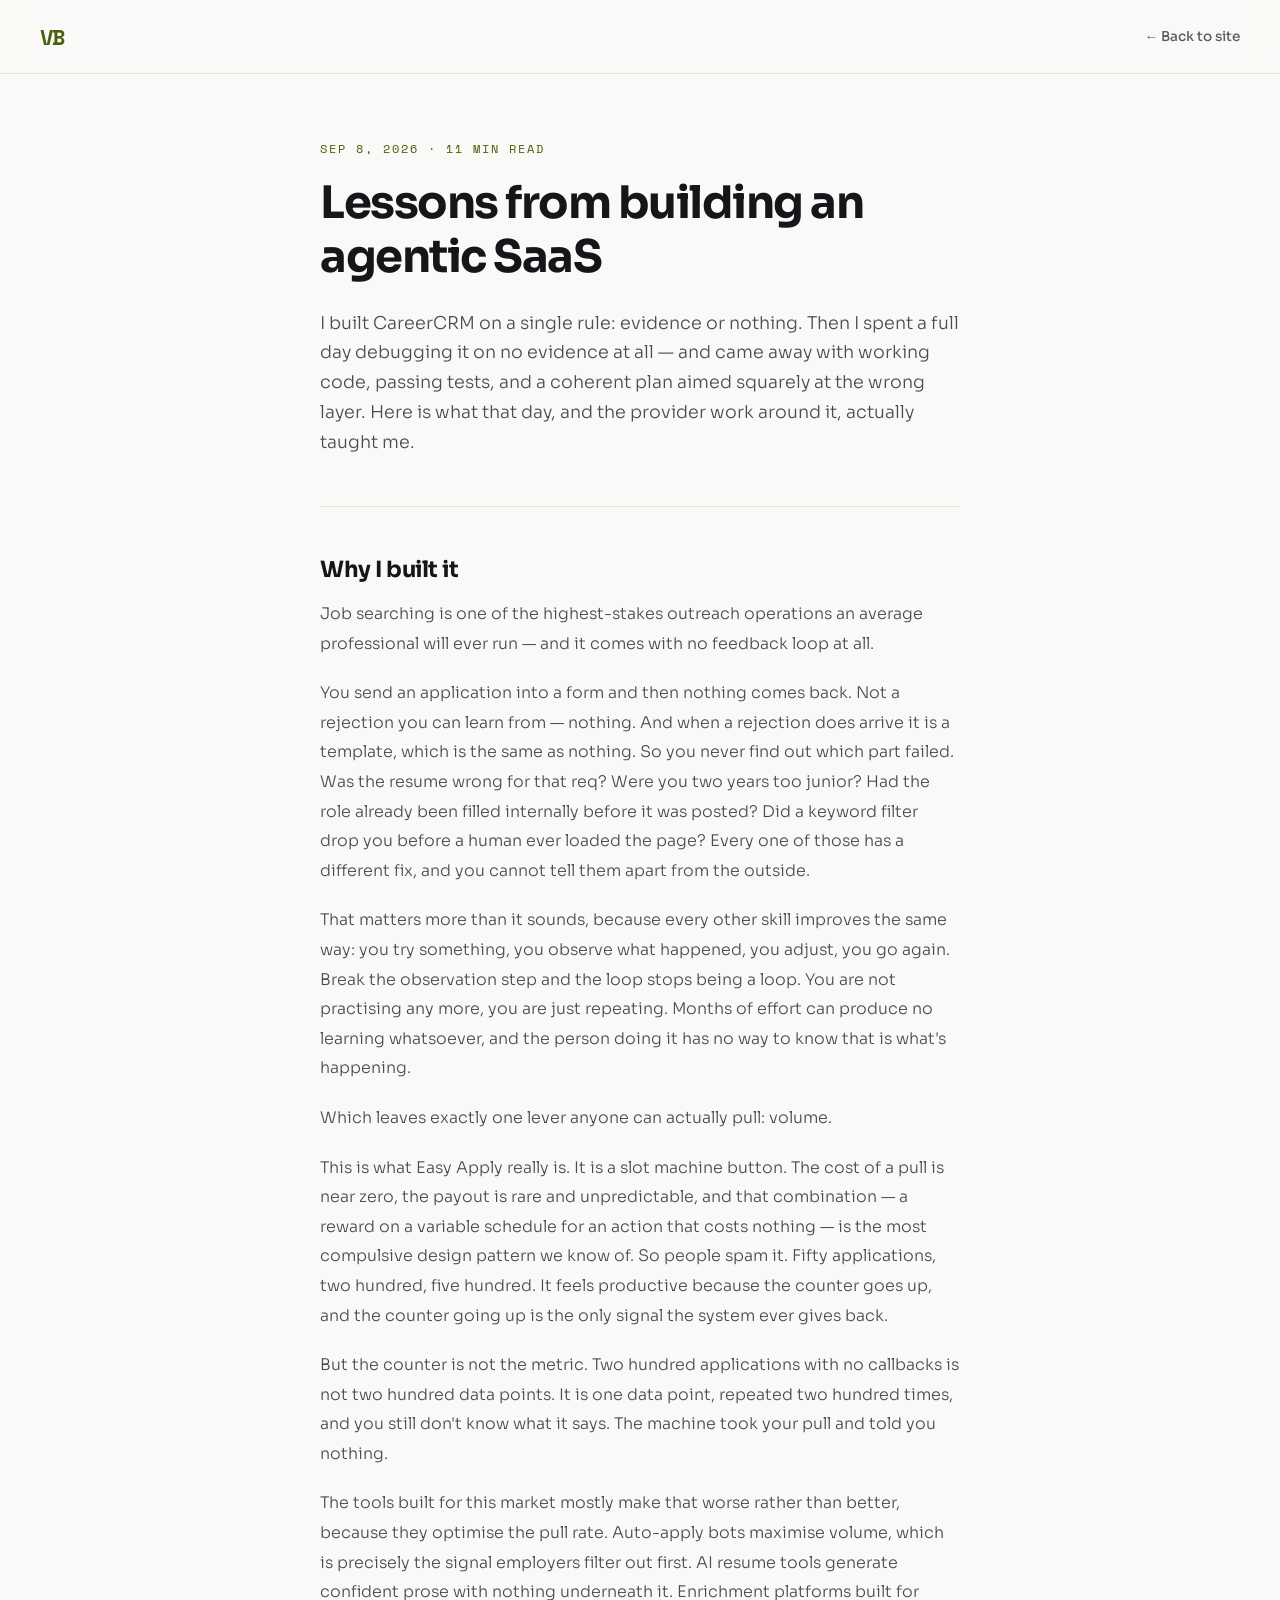
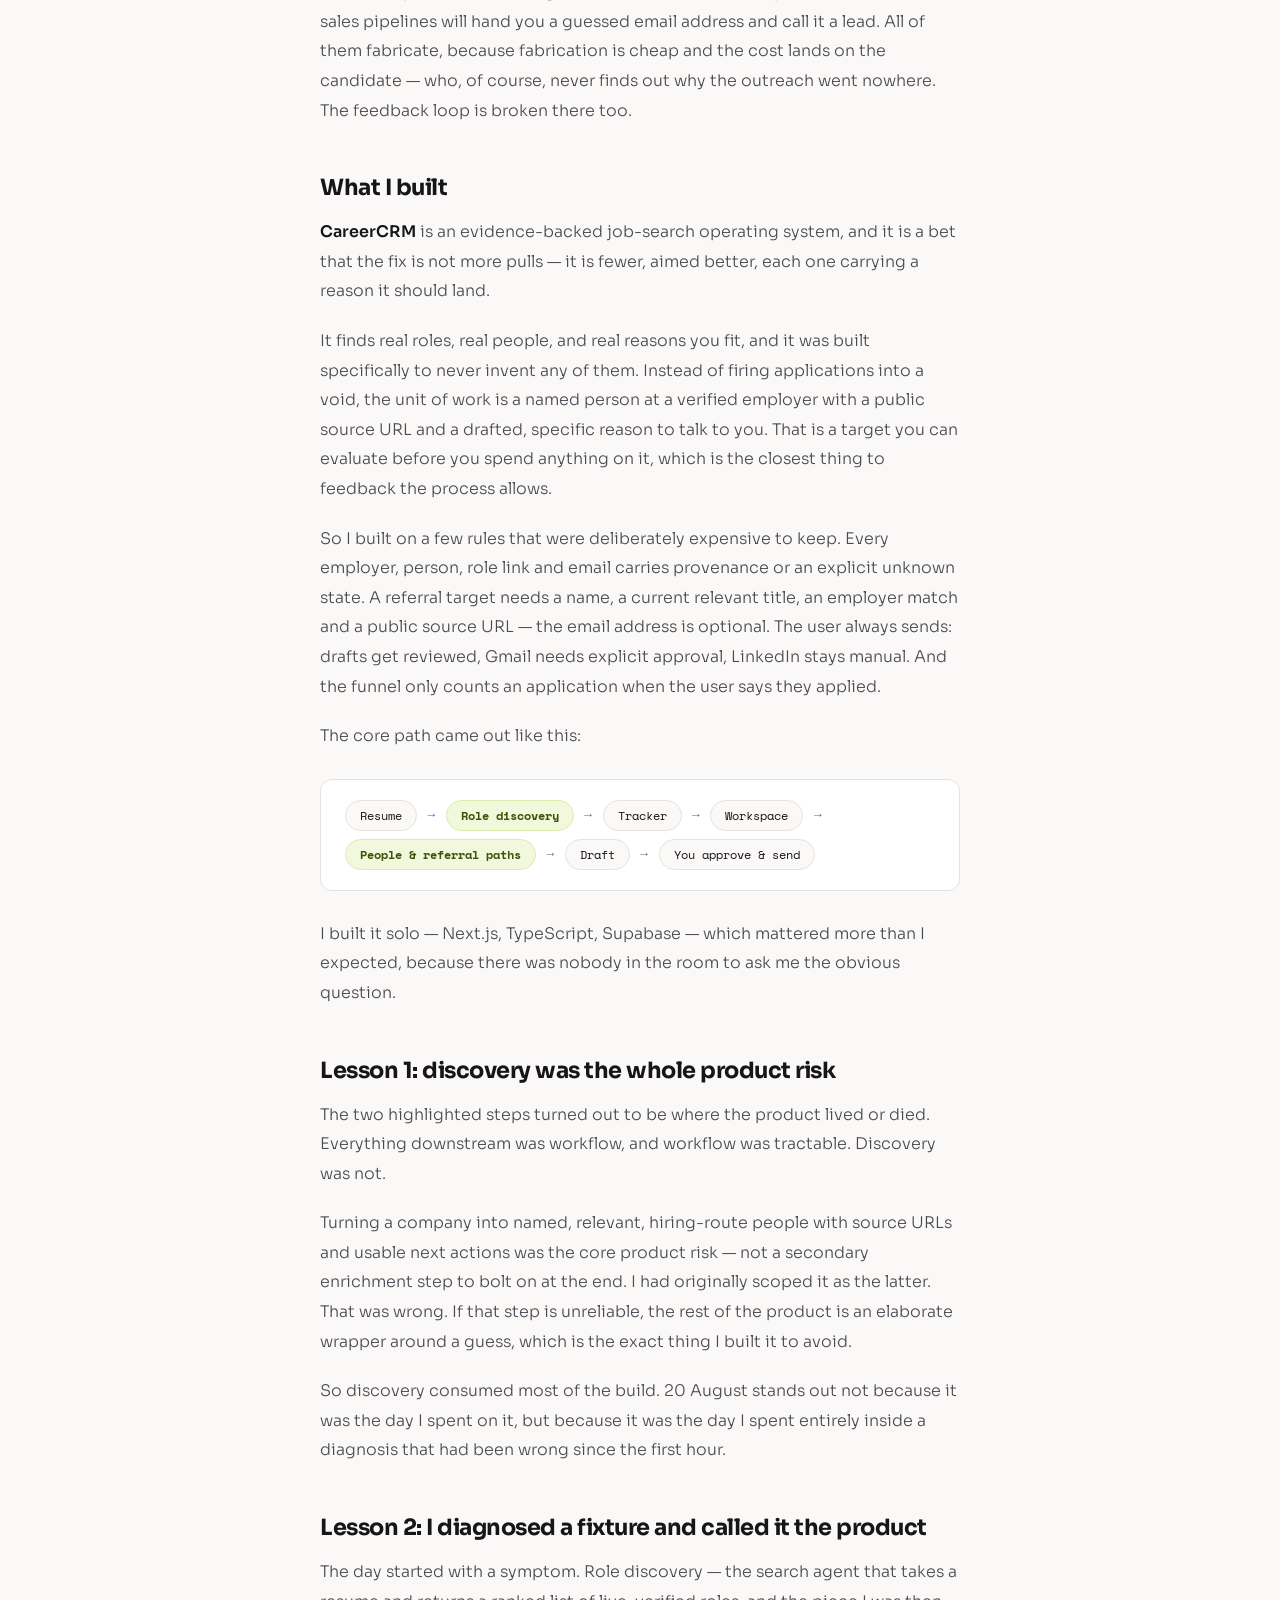
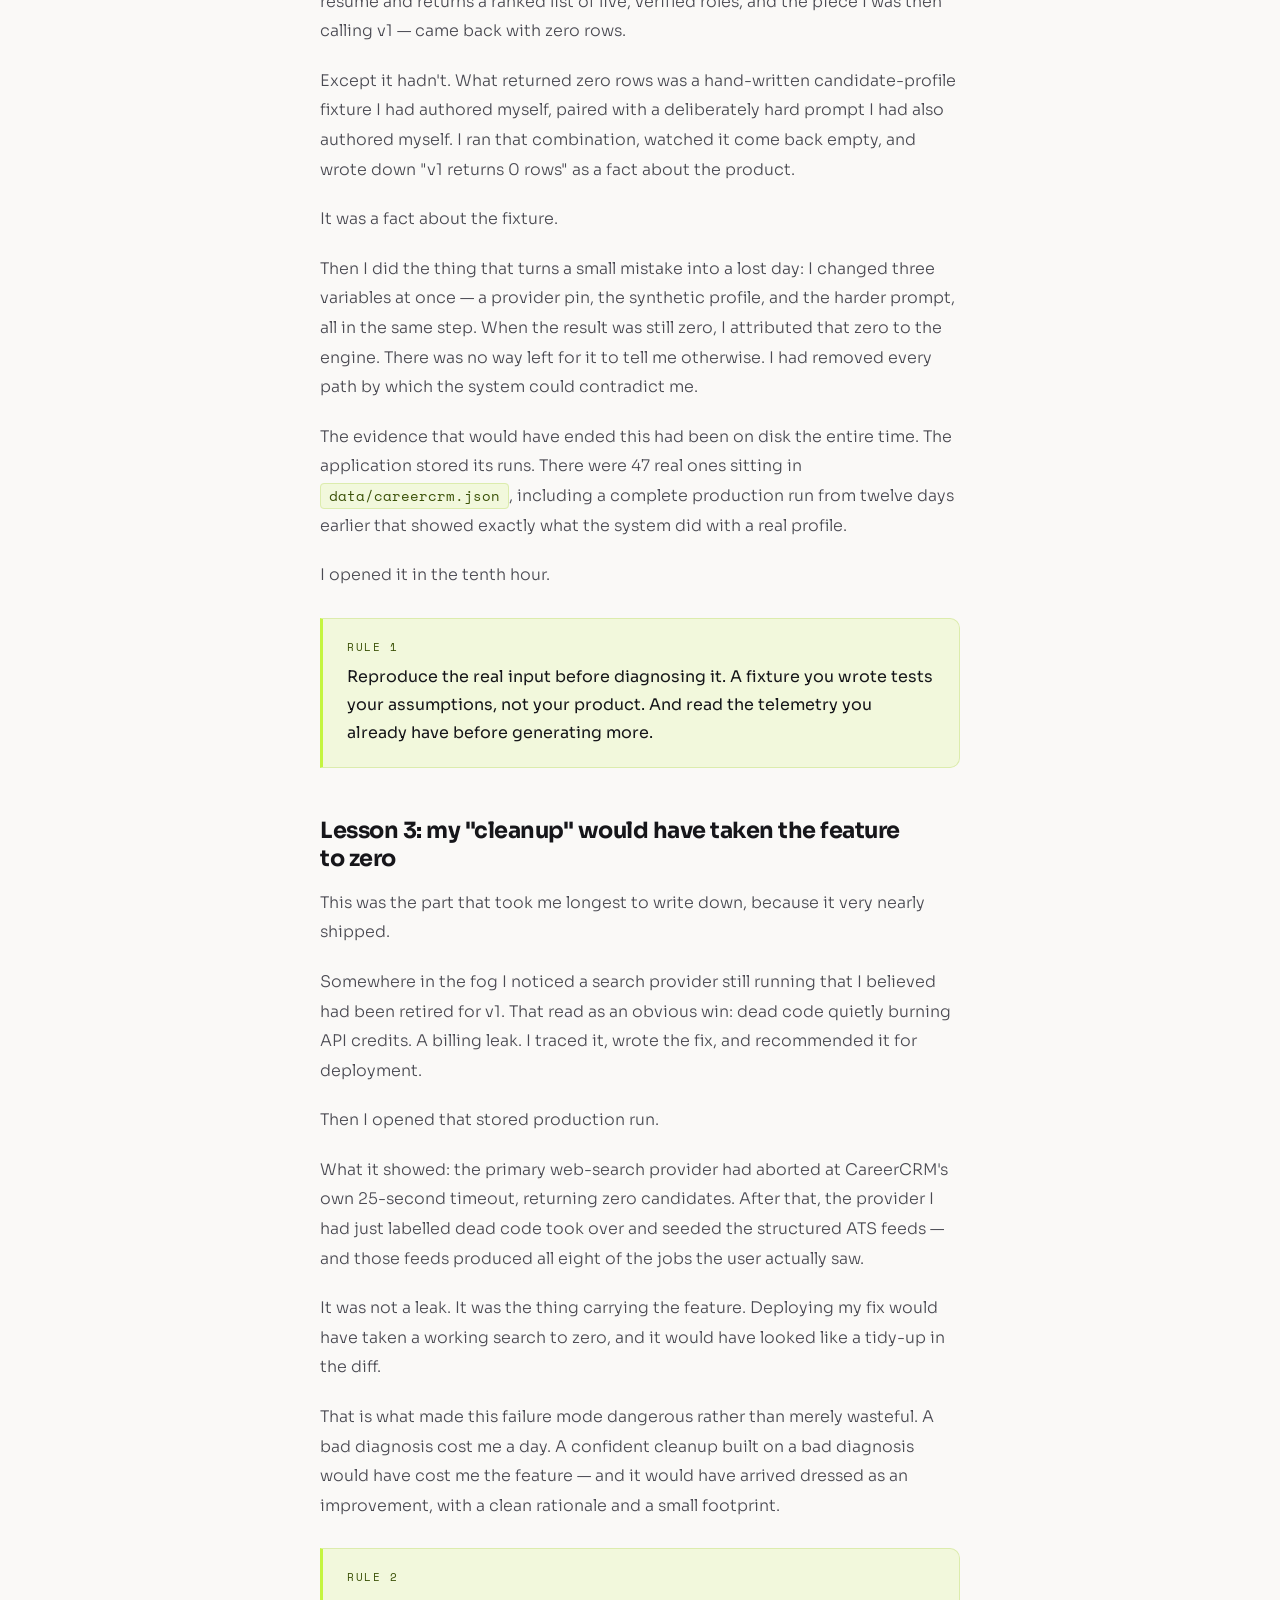
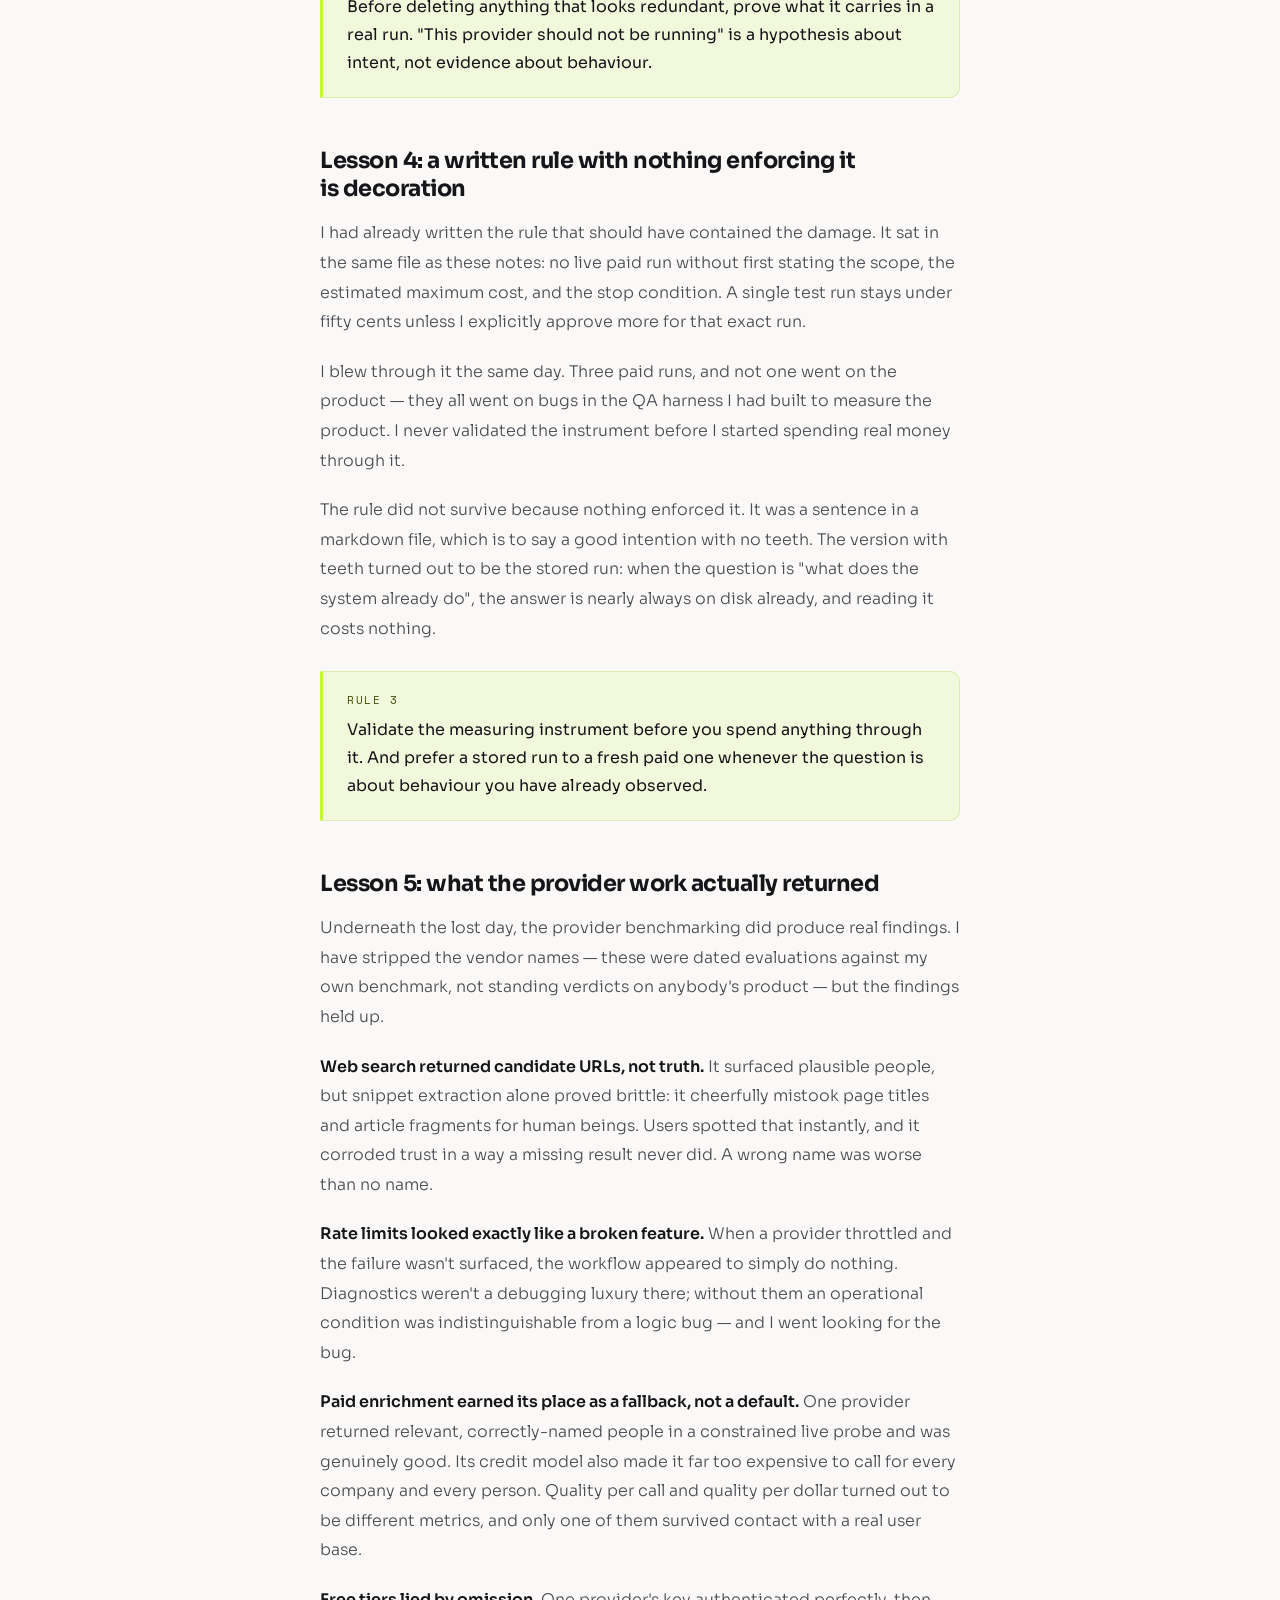
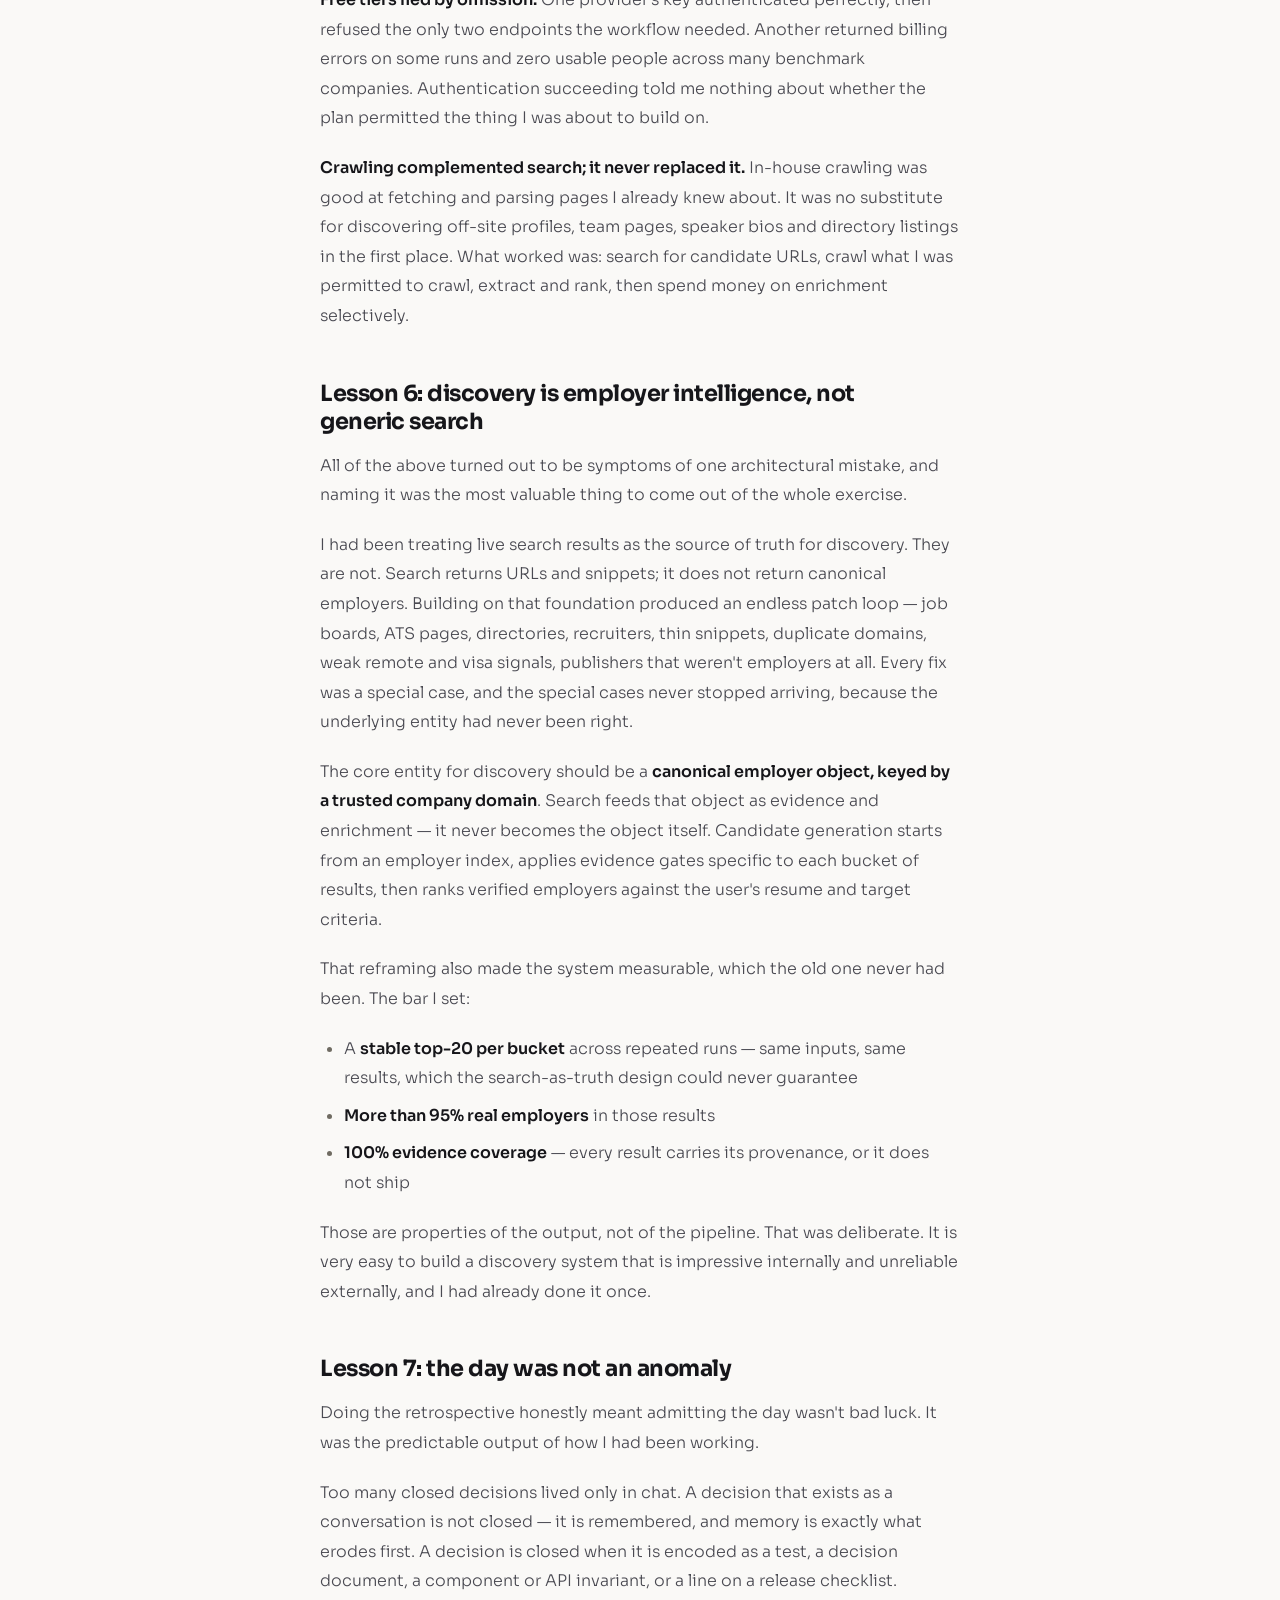
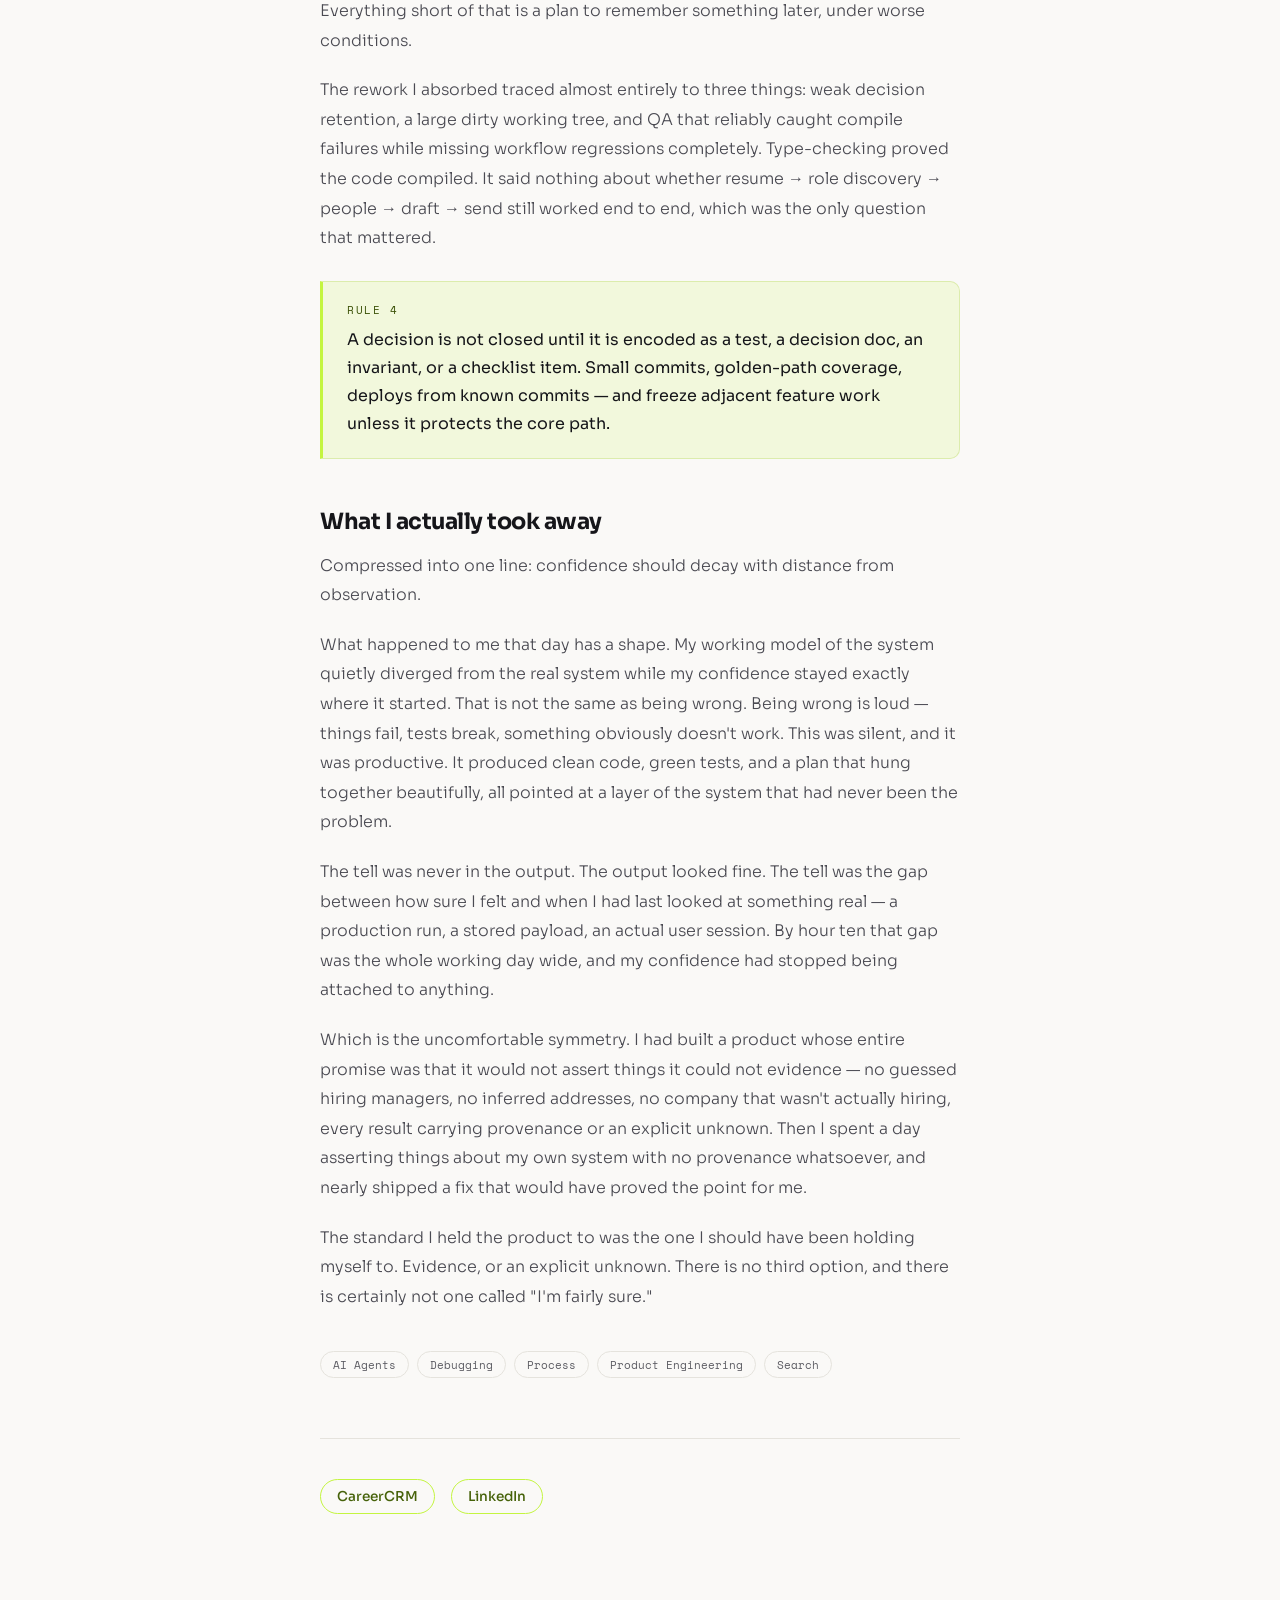
<file: blog/agentic-saas-lessons.html>
<!DOCTYPE html>
<html lang="en">
<head>
<!-- Google tag (gtag.js) -->
<script async src="https://www.googletagmanager.com/gtag/js?id=G-RK8C06EQ1K"></script>
<script>
  window.dataLayer = window.dataLayer || [];
  function gtag(){dataLayer.push(arguments);}
  gtag('js', new Date());
  gtag('config', 'G-RK8C06EQ1K');
</script>
<meta charset="UTF-8">
<meta name="viewport" content="width=device-width, initial-scale=1.0">
<title>Lessons from building an agentic SaaS - Vyom Bhushan</title>
<meta name="description" content="What building CareerCRM taught me: why discovery was the real product risk, what web search and paid enrichment actually gave me, and the four rules I work by now.">
<link rel="icon" type="image/svg+xml" href="data:image/svg+xml,%3Csvg xmlns='http://www.w3.org/2000/svg' viewBox='0 0 32 32'%3E%3Crect width='32' height='32' rx='6' fill='%23faf9f7'/%3E%3Ctext x='16' y='23' font-family='Arial,sans-serif' font-weight='700' font-size='20' fill='%2346620a' text-anchor='middle'%3EV%3C/text%3E%3C/svg%3E">
<link href="https://fonts.googleapis.com/css2?family=Space+Mono:wght@400;700&family=Sora:wght@300;400;500;600;700;800&display=swap" rel="stylesheet">
<link rel="stylesheet" href="article.css">
<style>
/* Callout for the rules this piece is really about. */
.rule {
  background: var(--accent-dim);
  border: 1px solid var(--accent-dim-border);
  border-left: 3px solid var(--accent);
  border-radius: 0 10px 10px 0;
  padding: 20px 24px;
  margin: 28px 0;
}

.rule .rule-label {
  font-family: 'Space Mono', monospace;
  font-size: 0.68rem;
  letter-spacing: 1.5px;
  text-transform: uppercase;
  color: var(--accent-dim-ink);
  margin-bottom: 8px;
}

.rule p {
  color: var(--text);
  font-weight: 400;
  margin: 0;
  line-height: 1.75;
}

/* The product's core path, shown once so the rest of the piece has a map. */
.flow {
  display: flex;
  flex-wrap: wrap;
  align-items: center;
  gap: 8px;
  background: var(--bg-card);
  border: 1px solid var(--border);
  border-radius: 12px;
  padding: 20px 24px;
  margin: 28px 0;
}

.flow span {
  font-family: 'Space Mono', monospace;
  font-size: 0.72rem;
  color: var(--text);
  background: var(--bg);
  border: 1px solid var(--border);
  border-radius: 50px;
  padding: 6px 14px;
  white-space: nowrap;
}

.flow span.hot {
  background: var(--accent-dim);
  border-color: var(--accent-dim-border);
  color: var(--accent-dim-ink);
  font-weight: 700;
}

.flow i {
  color: var(--text-dim);
  font-style: normal;
  font-size: 0.8rem;
}
</style>
</head>
<body>

<nav>
  <a href="../index.html" class="logo">VB</a>
  <a href="../index.html#blog" class="back-link">← Back to site</a>
</nav>

<article>
  <div class="article-meta">Sep 8, 2026 · 11 min read</div>
  <h1>Lessons from building an agentic SaaS</h1>
  <p class="article-subtitle">I built CareerCRM on a single rule: evidence or nothing. Then I spent a full day debugging it on no evidence at all — and came away with working code, passing tests, and a coherent plan aimed squarely at the wrong layer. Here is what that day, and the provider work around it, actually taught me.</p>

  <div class="article-body">

    <h2>Why I built it</h2>

    <p>Job searching is one of the highest-stakes outreach operations an average professional will ever run — and it comes with no feedback loop at all.</p>

    <p>You send an application into a form and then nothing comes back. Not a rejection you can learn from — nothing. And when a rejection does arrive it is a template, which is the same as nothing. So you never find out which part failed. Was the resume wrong for that req? Were you two years too junior? Had the role already been filled internally before it was posted? Did a keyword filter drop you before a human ever loaded the page? Every one of those has a different fix, and you cannot tell them apart from the outside.</p>

    <p>That matters more than it sounds, because every other skill improves the same way: you try something, you observe what happened, you adjust, you go again. Break the observation step and the loop stops being a loop. You are not practising any more, you are just repeating. Months of effort can produce no learning whatsoever, and the person doing it has no way to know that is what's happening.</p>

    <p>Which leaves exactly one lever anyone can actually pull: volume.</p>

    <p>This is what Easy Apply really is. It is a slot machine button. The cost of a pull is near zero, the payout is rare and unpredictable, and that combination — a reward on a variable schedule for an action that costs nothing — is the most compulsive design pattern we know of. So people spam it. Fifty applications, two hundred, five hundred. It feels productive because the counter goes up, and the counter going up is the only signal the system ever gives back.</p>

    <p>But the counter is not the metric. Two hundred applications with no callbacks is not two hundred data points. It is one data point, repeated two hundred times, and you still don't know what it says. The machine took your pull and told you nothing.</p>

    <p>The tools built for this market mostly make that worse rather than better, because they optimise the pull rate. Auto-apply bots maximise volume, which is precisely the signal employers filter out first. AI resume tools generate confident prose with nothing underneath it. Enrichment platforms built for sales pipelines will hand you a guessed email address and call it a lead. All of them fabricate, because fabrication is cheap and the cost lands on the candidate — who, of course, never finds out why the outreach went nowhere. The feedback loop is broken there too.</p>

    <h2>What I built</h2>

    <p><strong>CareerCRM</strong> is an evidence-backed job-search operating system, and it is a bet that the fix is not more pulls — it is fewer, aimed better, each one carrying a reason it should land.</p>

    <p>It finds real roles, real people, and real reasons you fit, and it was built specifically to never invent any of them. Instead of firing applications into a void, the unit of work is a named person at a verified employer with a public source URL and a drafted, specific reason to talk to you. That is a target you can evaluate before you spend anything on it, which is the closest thing to feedback the process allows.</p>

    <p>So I built on a few rules that were deliberately expensive to keep. Every employer, person, role link and email carries provenance or an explicit unknown state. A referral target needs a name, a current relevant title, an employer match and a public source URL — the email address is optional. The user always sends: drafts get reviewed, Gmail needs explicit approval, LinkedIn stays manual. And the funnel only counts an application when the user says they applied.</p>

    <p>The core path came out like this:</p>

    <div class="flow">
      <span>Resume</span><i>→</i>
      <span class="hot">Role discovery</span><i>→</i>
      <span>Tracker</span><i>→</i>
      <span>Workspace</span><i>→</i>
      <span class="hot">People &amp; referral paths</span><i>→</i>
      <span>Draft</span><i>→</i>
      <span>You approve &amp; send</span>
    </div>

    <p>I built it solo — Next.js, TypeScript, Supabase — which mattered more than I expected, because there was nobody in the room to ask me the obvious question.</p>

    <h2>Lesson 1: discovery was the whole product risk</h2>

    <p>The two highlighted steps turned out to be where the product lived or died. Everything downstream was workflow, and workflow was tractable. Discovery was not.</p>

    <p>Turning a company into named, relevant, hiring-route people with source URLs and usable next actions was the core product risk — not a secondary enrichment step to bolt on at the end. I had originally scoped it as the latter. That was wrong. If that step is unreliable, the rest of the product is an elaborate wrapper around a guess, which is the exact thing I built it to avoid.</p>

    <p>So discovery consumed most of the build. 20 August stands out not because it was the day I spent on it, but because it was the day I spent entirely inside a diagnosis that had been wrong since the first hour.</p>

    <h2>Lesson 2: I diagnosed a fixture and called it the product</h2>

    <p>The day started with a symptom. Role discovery — the search agent that takes a resume and returns a ranked list of live, verified roles, and the piece I was then calling v1 — came back with zero rows.</p>

    <p>Except it hadn't. What returned zero rows was a hand-written candidate-profile fixture I had authored myself, paired with a deliberately hard prompt I had also authored myself. I ran that combination, watched it come back empty, and wrote down "v1 returns 0 rows" as a fact about the product.</p>

    <p>It was a fact about the fixture.</p>

    <p>Then I did the thing that turns a small mistake into a lost day: I changed three variables at once — a provider pin, the synthetic profile, and the harder prompt, all in the same step. When the result was still zero, I attributed that zero to the engine. There was no way left for it to tell me otherwise. I had removed every path by which the system could contradict me.</p>

    <p>The evidence that would have ended this had been on disk the entire time. The application stored its runs. There were 47 real ones sitting in <code>data/careercrm.json</code>, including a complete production run from twelve days earlier that showed exactly what the system did with a real profile.</p>

    <p>I opened it in the tenth hour.</p>

    <div class="rule">
      <div class="rule-label">Rule 1</div>
      <p>Reproduce the real input before diagnosing it. A fixture you wrote tests your assumptions, not your product. And read the telemetry you already have before generating more.</p>
    </div>

    <h2>Lesson 3: my "cleanup" would have taken the feature to zero</h2>

    <p>This was the part that took me longest to write down, because it very nearly shipped.</p>

    <p>Somewhere in the fog I noticed a search provider still running that I believed had been retired for v1. That read as an obvious win: dead code quietly burning API credits. A billing leak. I traced it, wrote the fix, and recommended it for deployment.</p>

    <p>Then I opened that stored production run.</p>

    <p>What it showed: the primary web-search provider had aborted at CareerCRM's own 25-second timeout, returning zero candidates. After that, the provider I had just labelled dead code took over and seeded the structured ATS feeds — and those feeds produced all eight of the jobs the user actually saw.</p>

    <p>It was not a leak. It was the thing carrying the feature. Deploying my fix would have taken a working search to zero, and it would have looked like a tidy-up in the diff.</p>

    <p>That is what made this failure mode dangerous rather than merely wasteful. A bad diagnosis cost me a day. A confident cleanup built on a bad diagnosis would have cost me the feature — and it would have arrived dressed as an improvement, with a clean rationale and a small footprint.</p>

    <div class="rule">
      <div class="rule-label">Rule 2</div>
      <p>Before deleting anything that looks redundant, prove what it carries in a real run. "This provider should not be running" is a hypothesis about intent, not evidence about behaviour.</p>
    </div>

    <h2>Lesson 4: a written rule with nothing enforcing it is decoration</h2>

    <p>I had already written the rule that should have contained the damage. It sat in the same file as these notes: no live paid run without first stating the scope, the estimated maximum cost, and the stop condition. A single test run stays under fifty cents unless I explicitly approve more for that exact run.</p>

    <p>I blew through it the same day. Three paid runs, and not one went on the product — they all went on bugs in the QA harness I had built to measure the product. I never validated the instrument before I started spending real money through it.</p>

    <p>The rule did not survive because nothing enforced it. It was a sentence in a markdown file, which is to say a good intention with no teeth. The version with teeth turned out to be the stored run: when the question is "what does the system already do", the answer is nearly always on disk already, and reading it costs nothing.</p>

    <div class="rule">
      <div class="rule-label">Rule 3</div>
      <p>Validate the measuring instrument before you spend anything through it. And prefer a stored run to a fresh paid one whenever the question is about behaviour you have already observed.</p>
    </div>

    <h2>Lesson 5: what the provider work actually returned</h2>

    <p>Underneath the lost day, the provider benchmarking did produce real findings. I have stripped the vendor names — these were dated evaluations against my own benchmark, not standing verdicts on anybody's product — but the findings held up.</p>

    <p><strong>Web search returned candidate URLs, not truth.</strong> It surfaced plausible people, but snippet extraction alone proved brittle: it cheerfully mistook page titles and article fragments for human beings. Users spotted that instantly, and it corroded trust in a way a missing result never did. A wrong name was worse than no name.</p>

    <p><strong>Rate limits looked exactly like a broken feature.</strong> When a provider throttled and the failure wasn't surfaced, the workflow appeared to simply do nothing. Diagnostics weren't a debugging luxury there; without them an operational condition was indistinguishable from a logic bug — and I went looking for the bug.</p>

    <p><strong>Paid enrichment earned its place as a fallback, not a default.</strong> One provider returned relevant, correctly-named people in a constrained live probe and was genuinely good. Its credit model also made it far too expensive to call for every company and every person. Quality per call and quality per dollar turned out to be different metrics, and only one of them survived contact with a real user base.</p>

    <p><strong>Free tiers lied by omission.</strong> One provider's key authenticated perfectly, then refused the only two endpoints the workflow needed. Another returned billing errors on some runs and zero usable people across many benchmark companies. Authentication succeeding told me nothing about whether the plan permitted the thing I was about to build on.</p>

    <p><strong>Crawling complemented search; it never replaced it.</strong> In-house crawling was good at fetching and parsing pages I already knew about. It was no substitute for discovering off-site profiles, team pages, speaker bios and directory listings in the first place. What worked was: search for candidate URLs, crawl what I was permitted to crawl, extract and rank, then spend money on enrichment selectively.</p>

    <h2>Lesson 6: discovery is employer intelligence, not generic search</h2>

    <p>All of the above turned out to be symptoms of one architectural mistake, and naming it was the most valuable thing to come out of the whole exercise.</p>

    <p>I had been treating live search results as the source of truth for discovery. They are not. Search returns URLs and snippets; it does not return canonical employers. Building on that foundation produced an endless patch loop — job boards, ATS pages, directories, recruiters, thin snippets, duplicate domains, weak remote and visa signals, publishers that weren't employers at all. Every fix was a special case, and the special cases never stopped arriving, because the underlying entity had never been right.</p>

    <p>The core entity for discovery should be a <strong>canonical employer object, keyed by a trusted company domain</strong>. Search feeds that object as evidence and enrichment — it never becomes the object itself. Candidate generation starts from an employer index, applies evidence gates specific to each bucket of results, then ranks verified employers against the user's resume and target criteria.</p>

    <p>That reframing also made the system measurable, which the old one never had been. The bar I set:</p>

    <ul>
      <li>A <strong>stable top-20 per bucket</strong> across repeated runs — same inputs, same results, which the search-as-truth design could never guarantee</li>
      <li><strong>More than 95% real employers</strong> in those results</li>
      <li><strong>100% evidence coverage</strong> — every result carries its provenance, or it does not ship</li>
    </ul>

    <p>Those are properties of the output, not of the pipeline. That was deliberate. It is very easy to build a discovery system that is impressive internally and unreliable externally, and I had already done it once.</p>

    <h2>Lesson 7: the day was not an anomaly</h2>

    <p>Doing the retrospective honestly meant admitting the day wasn't bad luck. It was the predictable output of how I had been working.</p>

    <p>Too many closed decisions lived only in chat. A decision that exists as a conversation is not closed — it is remembered, and memory is exactly what erodes first. A decision is closed when it is encoded as a test, a decision document, a component or API invariant, or a line on a release checklist. Everything short of that is a plan to remember something later, under worse conditions.</p>

    <p>The rework I absorbed traced almost entirely to three things: weak decision retention, a large dirty working tree, and QA that reliably caught compile failures while missing workflow regressions completely. Type-checking proved the code compiled. It said nothing about whether resume → role discovery → people → draft → send still worked end to end, which was the only question that mattered.</p>

    <div class="rule">
      <div class="rule-label">Rule 4</div>
      <p>A decision is not closed until it is encoded as a test, a decision doc, an invariant, or a checklist item. Small commits, golden-path coverage, deploys from known commits — and freeze adjacent feature work unless it protects the core path.</p>
    </div>

    <h2>What I actually took away</h2>

    <p>Compressed into one line: confidence should decay with distance from observation.</p>

    <p>What happened to me that day has a shape. My working model of the system quietly diverged from the real system while my confidence stayed exactly where it started. That is not the same as being wrong. Being wrong is loud — things fail, tests break, something obviously doesn't work. This was silent, and it was productive. It produced clean code, green tests, and a plan that hung together beautifully, all pointed at a layer of the system that had never been the problem.</p>

    <p>The tell was never in the output. The output looked fine. The tell was the gap between how sure I felt and when I had last looked at something real — a production run, a stored payload, an actual user session. By hour ten that gap was the whole working day wide, and my confidence had stopped being attached to anything.</p>

    <p>Which is the uncomfortable symmetry. I had built a product whose entire promise was that it would not assert things it could not evidence — no guessed hiring managers, no inferred addresses, no company that wasn't actually hiring, every result carrying provenance or an explicit unknown. Then I spent a day asserting things about my own system with no provenance whatsoever, and nearly shipped a fix that would have proved the point for me.</p>

    <p>The standard I held the product to was the one I should have been holding myself to. Evidence, or an explicit unknown. There is no third option, and there is certainly not one called "I'm fairly sure."</p>

  </div>

  <div class="tag-list">
    <span>AI Agents</span>
    <span>Debugging</span>
    <span>Process</span>
    <span>Product Engineering</span>
    <span>Search</span>
  </div>

  <div class="article-footer">
    <a href="https://careercrm.ai" target="_blank" rel="noopener noreferrer">CareerCRM</a>
    <a href="https://www.linkedin.com/in/vyom-bhushan/" target="_blank" rel="noopener noreferrer">LinkedIn</a>
  </div>

</article>

</body>
</html>
</file>
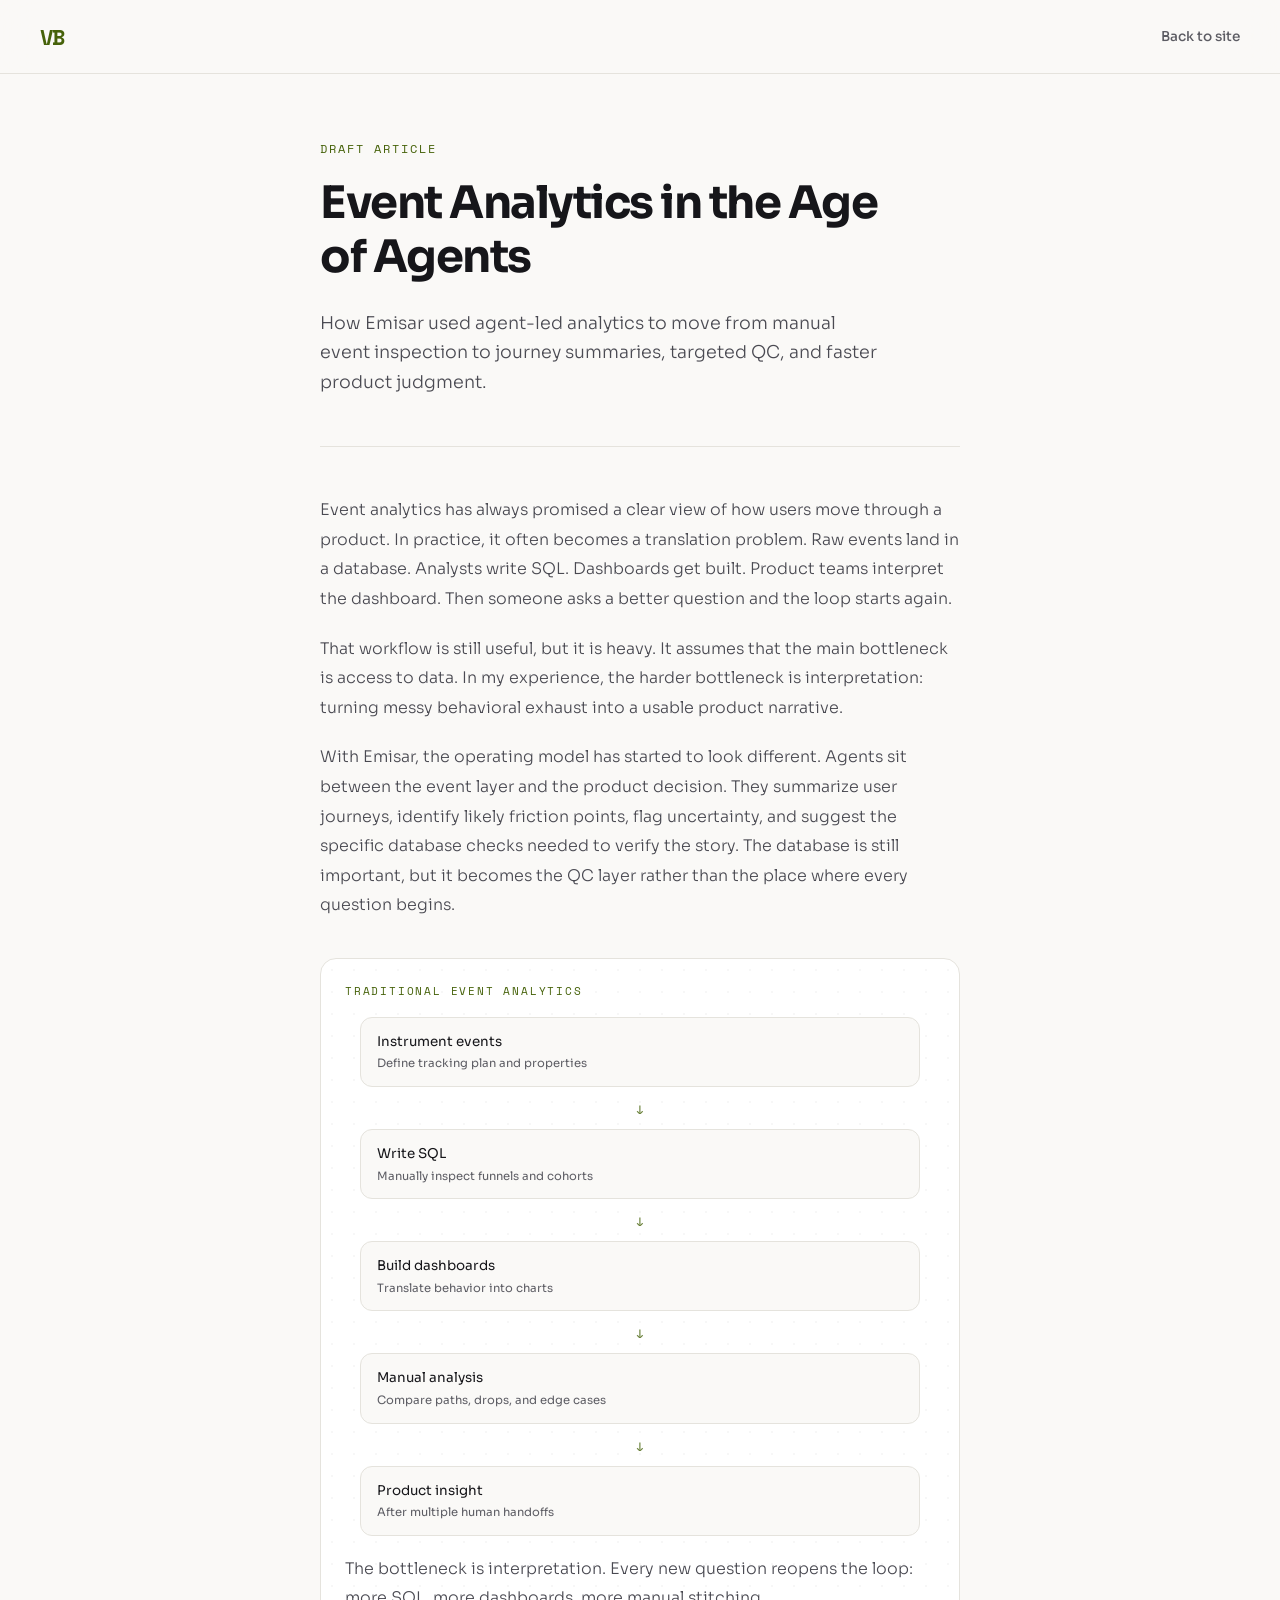
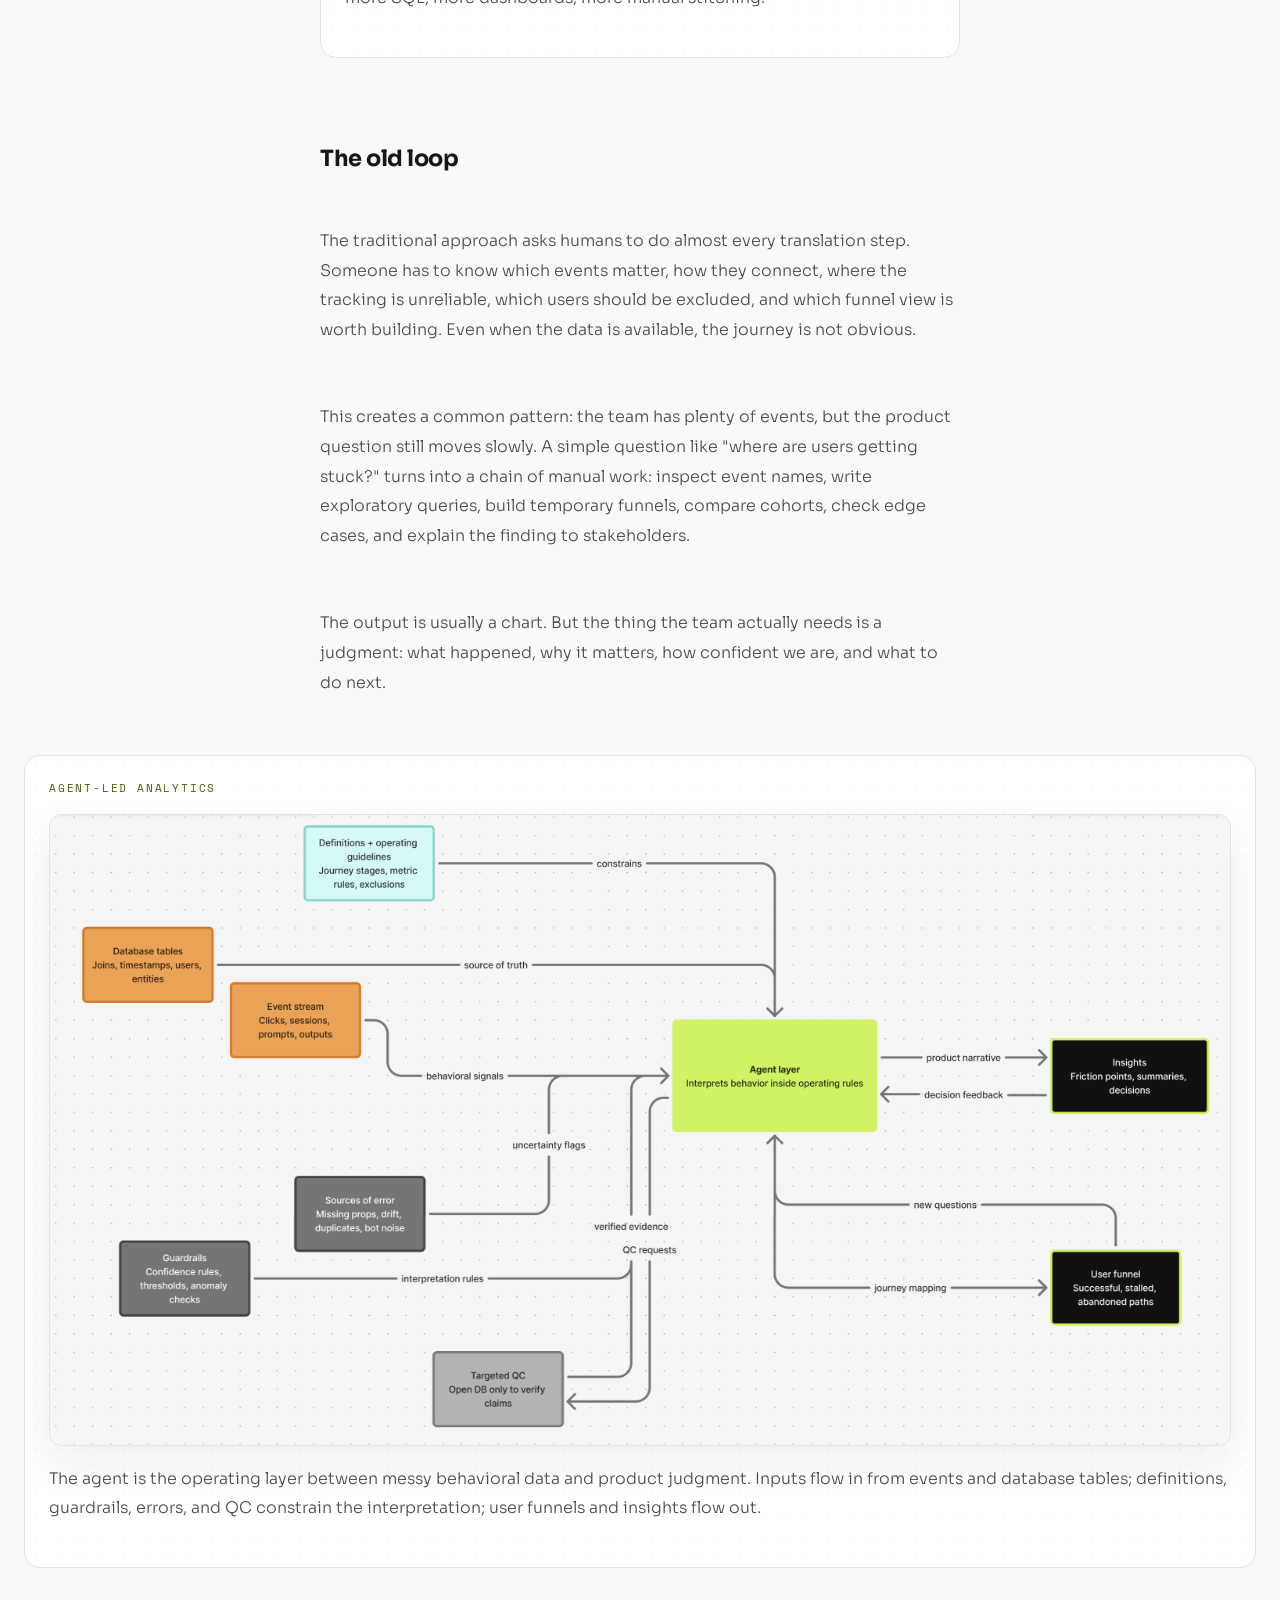
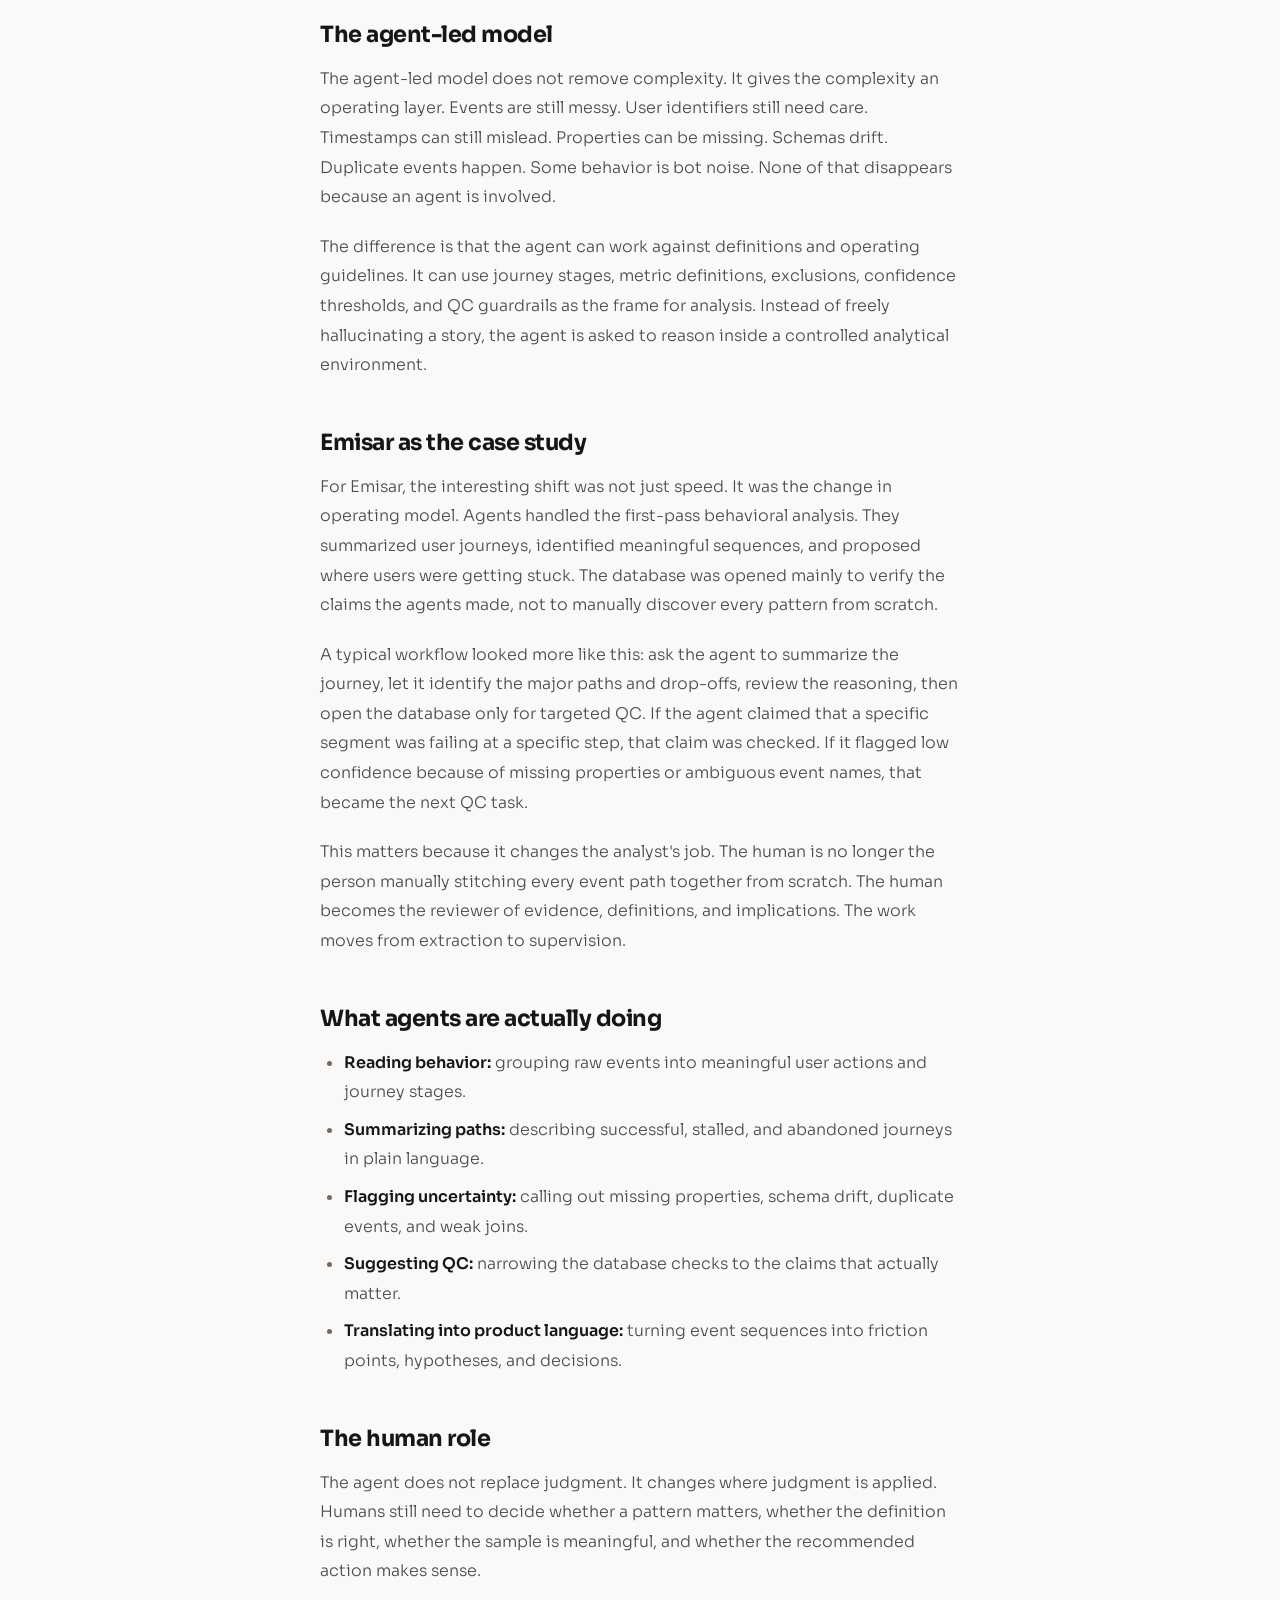
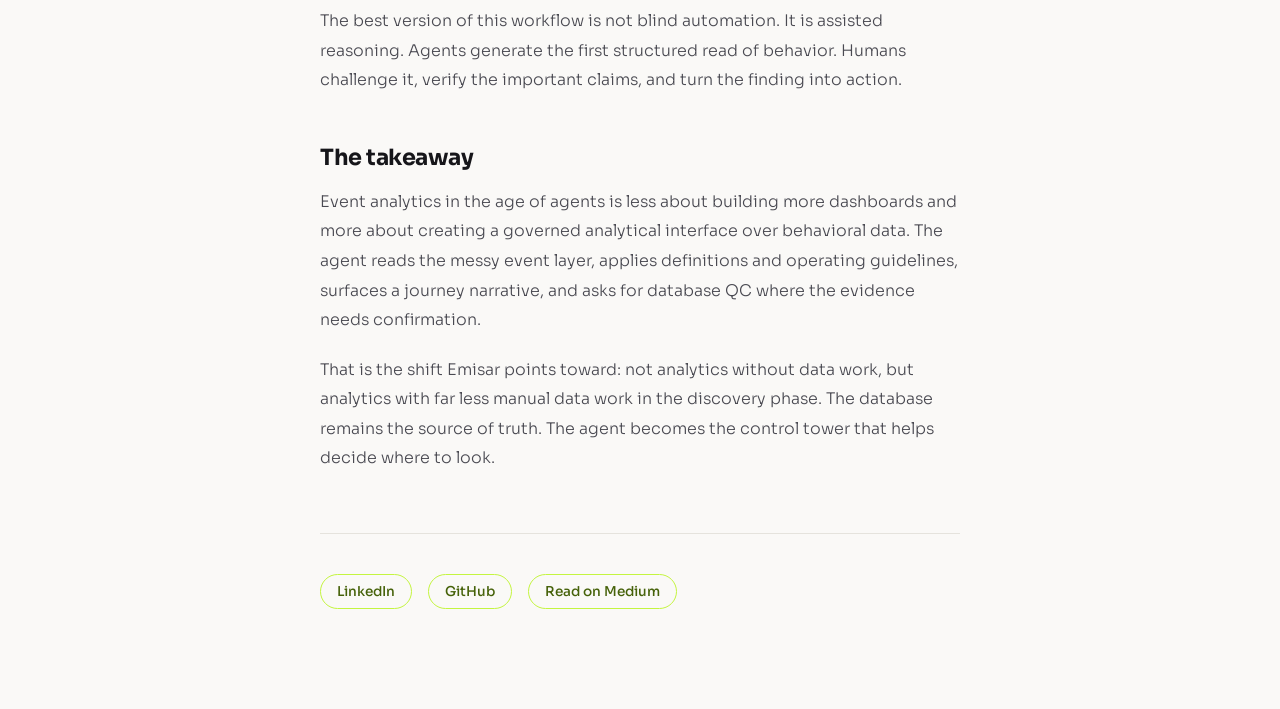
<file: blog/event-analytics-agents.html>
<!DOCTYPE html>
<html lang="en">
<head>
<!-- Google tag (gtag.js) -->
<script async src="https://www.googletagmanager.com/gtag/js?id=G-RK8C06EQ1K"></script>
<script>
  window.dataLayer = window.dataLayer || [];
  function gtag(){dataLayer.push(arguments);}
  gtag('js', new Date());
  gtag('config', 'G-RK8C06EQ1K');
</script>
<meta charset="UTF-8">
<meta name="viewport" content="width=device-width, initial-scale=1.0">
<title>Event Analytics in the Age of Agents - Vyom Bhushan</title>
<link rel="icon" type="image/svg+xml" href="data:image/svg+xml,%3Csvg xmlns='http://www.w3.org/2000/svg' viewBox='0 0 32 32'%3E%3Crect width='32' height='32' rx='6' fill='%23faf9f7'/%3E%3Ctext x='16' y='23' font-family='Arial,sans-serif' font-weight='700' font-size='20' fill='%2346620a' text-anchor='middle'%3EV%3C/text%3E%3C/svg%3E">
<link href="https://fonts.googleapis.com/css2?family=Space+Mono:wght@400;700&family=Sora:wght@300;400;500;600;700;800&display=swap" rel="stylesheet">
<link rel="stylesheet" href="article.css">
<style>
/* Article-specific visuals: the manual-workflow stack and the agent diagram.
   Palette matches the site's light theme; the interactive .product-dfd below
   is currently hidden in favour of the exported PNG, but is kept in step so
   it renders correctly if re-enabled. */

.visual-stack {
  display: grid;
  gap: 38px;
  margin: 38px 0 52px;
}

.workflow-visual {
  position: relative;
  min-height: 430px;
  padding: 24px;
  background: var(--bg-card);
  border: 1px solid var(--border);
  border-radius: 16px;
  overflow: hidden;
}

#agent-diagram {
  width: min(1514px, calc(100vw - 48px));
  margin-left: calc(50% - min(1514px, calc(100vw - 48px)) / 2);
  transform: none;
}

.workflow-visual::before {
  content: '';
  position: absolute;
  inset: 0;
  background-image: radial-gradient(circle, #16161a0f 1px, transparent 1px);
  background-size: 22px 22px;
  opacity: 0.6;
  pointer-events: none;
}

.visual-label {
  position: relative;
  z-index: 1;
  font-family: 'Space Mono', monospace;
  font-size: 0.68rem;
  color: var(--accent-ink);
  letter-spacing: 1.8px;
  text-transform: uppercase;
  margin-bottom: 18px;
}

.workflow-node {
  position: relative;
  z-index: 1;
  padding: 14px 16px;
  background: var(--bg);
  border: 1px solid var(--border);
  border-radius: 12px;
  color: var(--text);
  font-size: 0.84rem;
  line-height: 1.45;
}

.workflow-node span {
  display: block;
  margin-top: 4px;
  color: var(--text-muted);
  font-size: 0.72rem;
}

.manual-flow {
  display: grid;
  gap: 10px;
  max-width: 560px;
  margin: 0 auto;
}

.manual-flow .workflow-node {
  animation: manualPulse 7.5s ease-in-out infinite;
}

.manual-flow .workflow-node:nth-child(3) { animation-delay: 1.2s; }
.manual-flow .workflow-node:nth-child(5) { animation-delay: 2.4s; }
.manual-flow .workflow-node:nth-child(7) { animation-delay: 3.6s; }
.manual-flow .workflow-node:nth-child(9) { animation-delay: 4.8s; }

.manual-arrow {
  position: relative;
  z-index: 1;
  height: 22px;
  display: grid;
  place-items: center;
  color: var(--accent-ink);
  font-family: 'Space Mono', monospace;
  font-size: 1rem;
  opacity: 0.8;
  animation: arrowDrop 2.2s ease-in-out infinite;
}

.manual-arrow::before {
  content: '↓';
}

.agent-canvas {
  position: relative;
  z-index: 1;
  width: 100%;
  overflow: hidden;
  background: #f7f7f5;
  border: 1px solid var(--border);
  border-radius: 12px;
  box-shadow: 0 18px 40px #16161a12;
}

.diagram-snapshot {
  display: block;
  width: 100%;
  max-width: 100%;
  height: auto;
  border-radius: 12px;
}

.diagram-zoom,
.product-dfd {
  display: none;
}

.agent-core {
  position: absolute;
  left: 50%; top: 50%;
  width: 205px;
  min-height: 126px;
  transform: translate(-50%, -50%);
  display: grid;
  place-items: center;
  padding: 18px;
  background: var(--accent-dim);
  border: 1px solid var(--accent);
  border-radius: 16px;
  color: var(--accent-dim-ink);
  font-family: 'Space Mono', monospace;
  font-size: 0.72rem;
  letter-spacing: 1.5px;
  text-align: center;
  text-transform: uppercase;
  animation: hubGlow 4.5s ease-in-out infinite;
}

.agent-core span {
  display: block;
  margin-top: 8px;
  color: var(--text);
  font-family: 'Sora', sans-serif;
  font-size: 0.78rem;
  letter-spacing: 0;
  line-height: 1.45;
  text-transform: none;
}

.dfd-node {
  position: absolute;
  width: 170px;
  padding: 12px;
  background: var(--bg);
  border: 1px solid var(--border);
  border-radius: 12px;
  color: var(--text);
  font-size: 0.76rem;
  line-height: 1.35;
  animation: agentNode 7s ease-in-out infinite;
}

.dfd-node span {
  display: block;
  margin-top: 4px;
  color: var(--text-muted);
  font-size: 0.68rem;
}

.dfd-node.definitions {
  left: 50%;
  top: 0;
  width: 300px;
  transform: translateX(-50%);
  border-color: var(--accent-dim-border);
  text-align: center;
}
.dfd-node.events { left: 0; top: 122px; animation-delay: 0.4s; }
.dfd-node.database { left: 0; top: 260px; animation-delay: 0.8s; }
.dfd-node.errors { left: 0; bottom: 0; border-color: #e0bcbc; animation-delay: 1.2s; }
.dfd-node.guards { left: 50%; bottom: 0; transform: translateX(-50%); border-color: var(--accent-dim-border); animation-delay: 1.6s; }
.dfd-node.qc { right: 0; bottom: 0; animation-delay: 2s; }
.dfd-node.funnel { right: 0; top: 122px; border-color: var(--accent-dim-border); animation-delay: 2.4s; }
.dfd-node.insights { right: 0; top: 260px; border-color: var(--accent-dim-border); animation-delay: 2.8s; }

.dfd-flow {
  position: absolute;
  height: 1px;
  background: linear-gradient(90deg, transparent, var(--accent-ink), transparent);
  opacity: 0.35;
}

.dfd-flow::after {
  content: '';
  position: absolute;
  right: -1px;
  top: -3px;
  width: 7px;
  height: 7px;
  border-right: 1px solid var(--accent-ink);
  border-bottom: 1px solid var(--accent-ink);
  transform: rotate(-45deg);
}

.dfd-flow.events { left: 170px; top: 172px; width: calc(50% - 272px); }
.dfd-flow.database { left: 170px; top: 310px; width: calc(50% - 272px); }
.dfd-flow.funnel { right: 170px; top: 164px; width: calc(50% - 272px); }
.dfd-flow.funnel-back { right: 170px; top: 180px; width: calc(50% - 272px); transform: rotate(180deg); }
.dfd-flow.insights { right: 170px; top: 302px; width: calc(50% - 272px); }
.dfd-flow.insights-back { right: 170px; top: 318px; width: calc(50% - 272px); transform: rotate(180deg); }
.dfd-flow.definitions {
  left: 50%;
  top: 73px;
  width: 1px;
  height: 115px;
  background: linear-gradient(180deg, transparent, var(--accent-ink), transparent);
}
.dfd-flow.definitions::after {
  right: -3px;
  top: auto;
  bottom: -1px;
  transform: rotate(45deg);
}
.dfd-flow.errors,
.dfd-flow.guards,
.dfd-flow.qc {
  bottom: 100px;
  width: 1px;
  height: 118px;
  background: linear-gradient(0deg, transparent, var(--accent-ink), transparent);
}
.dfd-flow.errors { left: 85px; }
.dfd-flow.guards { left: 50%; }
.dfd-flow.qc { right: 85px; }
.dfd-flow.errors::after,
.dfd-flow.guards::after,
.dfd-flow.qc::after {
  right: -3px;
  top: -1px;
  transform: rotate(225deg);
}

.signal {
  position: absolute;
  width: 8px;
  height: 8px;
  border-radius: 50%;
  background: var(--accent-ink);
  box-shadow: 0 0 18px #46620a55;
  opacity: 0;
  animation: signalMove 4s linear infinite;
}

.signal.definitions { left: 50%; top: 135px; animation-delay: 0s; }
.signal.events { left: 29%; top: 169px; animation-delay: 0.6s; }
.signal.database { left: 29%; top: 307px; animation-delay: 1.2s; }
.signal.errors { left: 82px; bottom: 154px; animation-delay: 1.8s; }
.signal.guards { left: 50%; bottom: 154px; animation-delay: 2.4s; }
.signal.qc { right: 82px; bottom: 154px; animation-delay: 3s; }
.signal.funnel { right: 29%; top: 161px; animation-delay: 3.6s; }
.signal.funnel-back { right: 35%; top: 177px; animation-delay: 4.2s; }
.signal.insights { right: 29%; top: 299px; animation-delay: 4.8s; }
.signal.insights-back { right: 35%; top: 315px; animation-delay: 5.4s; }

.visual-note {
  position: relative;
  z-index: 1;
  margin-top: 18px;
  color: var(--text-muted);
  font-size: 0.8rem;
  line-height: 1.65;
}

@keyframes manualPulse {
  0%, 72%, 100% { border-color: var(--border); color: var(--text); transform: translateX(0); }
  8%, 18% { border-color: var(--accent); color: var(--accent-ink); transform: translateX(4px); }
}

@keyframes arrowDrop {
  0%, 100% { transform: translateY(-2px); opacity: 0.45; }
  50% { transform: translateY(2px); opacity: 1; }
}

@keyframes hubGlow {
  0%, 100% { box-shadow: 0 0 0 #c4f54000; }
  50% { box-shadow: 0 0 42px #c4f54066; }
}

@keyframes agentNode {
  0%, 100% { border-color: var(--border); transform: translateY(0); }
  45%, 55% { border-color: var(--accent); transform: translateY(-3px); }
}

@keyframes signalMove {
  0% { opacity: 0; transform: scale(0.7); }
  15%, 70% { opacity: 1; }
  100% { opacity: 0; transform: scale(1.4); }
}

@media (max-width: 900px) {
  article { max-width: 760px; }
  .agent-canvas { height: auto; }
  .agent-core,
  .dfd-node,
  .dfd-flow,
  .signal {
    position: relative;
    left: auto; right: auto; top: auto; bottom: auto;
    width: 100%;
    height: auto;
    min-height: auto;
    transform: none;
  }
  .dfd-flow,
  .signal { display: none; }
  .dfd-node.definitions { order: 1; }
  .dfd-node.events { order: 2; }
  .dfd-node.database { order: 3; }
  .dfd-node.errors { order: 4; }
  .agent-core { order: 5; }
  .dfd-node.guards { order: 6; }
  .dfd-node.qc { order: 7; }
  .dfd-node.funnel { order: 8; }
  .dfd-node.insights { order: 9; }
}

@media (max-width: 768px) {
  #agent-diagram {
    width: calc(100vw - 32px);
    margin-left: calc(50% - (100vw - 32px) / 2);
  }
  .workflow-visual { min-height: auto; padding: 20px; }
}
</style>
</head>
<body>


<nav>
  <a href="../index.html" class="logo">VB</a>
  <a href="../index.html#blog" class="back-link">Back to site</a>
</nav>

<article>
  <div class="article-meta">Draft article</div>
  <h1>Event Analytics in the Age of Agents</h1>
  <p class="article-subtitle">How Emisar used agent-led analytics to move from manual event inspection to journey summaries, targeted QC, and faster product judgment.</p>

  <div class="article-body">
    <p>Event analytics has always promised a clear view of how users move through a product. In practice, it often becomes a translation problem. Raw events land in a database. Analysts write SQL. Dashboards get built. Product teams interpret the dashboard. Then someone asks a better question and the loop starts again.</p>

    <p>That workflow is still useful, but it is heavy. It assumes that the main bottleneck is access to data. In my experience, the harder bottleneck is interpretation: turning messy behavioral exhaust into a usable product narrative.</p>

    <p>With Emisar, the operating model has started to look different. Agents sit between the event layer and the product decision. They summarize user journeys, identify likely friction points, flag uncertainty, and suggest the specific database checks needed to verify the story. The database is still important, but it becomes the QC layer rather than the place where every question begins.</p>

    <div class="visual-stack" aria-label="Comparison of traditional event analytics and agent-led event analytics">
      <section class="workflow-visual" aria-label="Traditional manual event analytics workflow">
        <div class="visual-label">Traditional Event Analytics</div>
        <div class="manual-flow">
          <div class="workflow-node">Instrument events<span>Define tracking plan and properties</span></div>
          <div class="manual-arrow"></div>
          <div class="workflow-node">Write SQL<span>Manually inspect funnels and cohorts</span></div>
          <div class="manual-arrow"></div>
          <div class="workflow-node">Build dashboards<span>Translate behavior into charts</span></div>
          <div class="manual-arrow"></div>
          <div class="workflow-node">Manual analysis<span>Compare paths, drops, and edge cases</span></div>
          <div class="manual-arrow"></div>
          <div class="workflow-node">Product insight<span>After multiple human handoffs</span></div>
        </div>
        <p class="visual-note">The bottleneck is interpretation. Every new question reopens the loop: more SQL, more dashboards, more manual stitching.</p>
      </section>

      <h2>The old loop</h2>
      <p>The traditional approach asks humans to do almost every translation step. Someone has to know which events matter, how they connect, where the tracking is unreliable, which users should be excluded, and which funnel view is worth building. Even when the data is available, the journey is not obvious.</p>

      <p>This creates a common pattern: the team has plenty of events, but the product question still moves slowly. A simple question like "where are users getting stuck?" turns into a chain of manual work: inspect event names, write exploratory queries, build temporary funnels, compare cohorts, check edge cases, and explain the finding to stakeholders.</p>

      <p>The output is usually a chart. But the thing the team actually needs is a judgment: what happened, why it matters, how confident we are, and what to do next.</p>

      <section class="workflow-visual" id="agent-diagram" aria-label="Agent-led event analytics workflow">
        <div class="visual-label">Agent-Led Analytics</div>
        <div class="agent-canvas">
          <img src="agent-analytics.png" alt="Agent-led event analytics data flow diagram" class="diagram-snapshot">
          <div class="diagram-zoom" aria-label="Diagram zoom controls">
            <button type="button" data-diagram-zoom="in" aria-label="Zoom diagram in">+</button>
            <button type="button" data-diagram-zoom="out" aria-label="Zoom diagram out">-</button>
          </div>
          <svg class="product-dfd" viewBox="0 0 1200 660" role="img" aria-label="Agent-led event analytics data flow diagram">
            <defs>
              <marker id="arrow-soft" markerWidth="9" markerHeight="9" refX="7" refY="4.5" orient="auto" markerUnits="strokeWidth">
                <path d="M 0 0 L 9 4.5 L 0 9 z" fill="#62665e"></path>
              </marker>
              <linearGradient id="agent-fill" x1="0" y1="0" x2="1" y2="1">
                <stop offset="0%" stop-color="#c4f540" stop-opacity="0.95"></stop>
                <stop offset="100%" stop-color="#8fb82c" stop-opacity="0.95"></stop>
              </linearGradient>
              <linearGradient id="card-fill" x1="0" y1="0" x2="0" y2="1">
                <stop offset="0%" stop-color="#151518"></stop>
                <stop offset="100%" stop-color="#101012"></stop>
              </linearGradient>
              <pattern id="system-grid" width="40" height="40" patternUnits="userSpaceOnUse">
                <path d="M 40 0 H 0 V 40" fill="none" stroke="#ffffff" stroke-opacity="0.018" stroke-width="1"></path>
              </pattern>
            </defs>

            <rect width="1200" height="660" fill="#0d0d0f"></rect>
            <rect width="1200" height="660" fill="url(#system-grid)"></rect>
            <rect x="28" y="28" width="1144" height="604" rx="18" fill="none" stroke="#ffffff" stroke-opacity="0.035"></rect>

            <g font-family="Sora, Arial, sans-serif">
              <text x="92" y="92" fill="#8a8a8e" font-size="11" font-weight="600" letter-spacing="1.6">INPUTS</text>
              <text x="472" y="92" fill="#8a8a8e" font-size="11" font-weight="600" letter-spacing="1.6">SYSTEM CORE</text>
              <text x="870" y="92" fill="#8a8a8e" font-size="11" font-weight="600" letter-spacing="1.6">OUTPUTS</text>
              <text x="92" y="458" fill="#8a8a8e" font-size="11" font-weight="600" letter-spacing="1.6">CONTROLS + QUALITY</text>

              <rect x="70" y="110" width="300" height="286" rx="16" fill="#111113" stroke="#ffffff" stroke-opacity="0.06"></rect>
              <rect x="810" y="110" width="320" height="286" rx="16" fill="#111113" stroke="#ffffff" stroke-opacity="0.06"></rect>
              <rect x="70" y="476" width="1060" height="112" rx="16" fill="#111113" stroke="#ffffff" stroke-opacity="0.05"></rect>

              <g fill="none" stroke="#62665e" stroke-width="1.55" stroke-linecap="round" stroke-linejoin="round" marker-end="url(#arrow-soft)">
                <path d="M 370 190 H 454"></path>
                <path d="M 370 306 H 454"></path>
                <path d="M 600 166 V 214"></path>
                <path d="M 516 476 V 420"></path>
                <path d="M 600 476 V 420"></path>
                <path d="M 684 476 V 420"></path>
                <path d="M 746 276 H 846"></path>
                <path d="M 846 318 H 746"></path>
                <path d="M 746 430 H 846"></path>
                <path d="M 846 472 H 746"></path>
                <path d="M 746 396 C 786 396 786 544 846 544"></path>
                <path d="M 846 570 C 762 570 762 420 684 420"></path>
              </g>

              <g font-size="11" fill="#868982">
                <text x="386" y="182">source of truth</text>
                <text x="386" y="298">behavior signals</text>
                <text x="614" y="190">constraints</text>
              </g>

              <g>
                <rect x="432" y="110" width="336" height="56" rx="12" fill="#121416" stroke="#c4f540" stroke-opacity="0.28" stroke-width="1"></rect>
                <text x="600" y="133" text-anchor="middle" fill="#f0f0f0" font-size="13" font-weight="650">Definitions + operating guidelines</text>
                <text x="600" y="153" text-anchor="middle" fill="#8a8a8e" font-size="11">Journey stages, metric rules, exclusions</text>
              </g>

              <g>
                <rect x="110" y="150" width="220" height="80" rx="12" fill="#171718" stroke="#55565c" stroke-width="1"></rect>
                <text x="132" y="183" fill="#f0f0f0" font-size="14" font-weight="650">Database tables</text>
                <text x="132" y="207" fill="#8a8a8e" font-size="11.5">Joins, timestamps, users, entities</text>

                <rect x="110" y="266" width="220" height="80" rx="12" fill="#171718" stroke="#55565c" stroke-width="1"></rect>
                <text x="132" y="299" fill="#f0f0f0" font-size="14" font-weight="650">Event stream</text>
                <text x="132" y="323" fill="#8a8a8e" font-size="11.5">Clicks, sessions, prompts, outputs</text>
              </g>

              <g>
                <rect x="454" y="214" width="292" height="206" rx="20" fill="#111113" stroke="#c4f540" stroke-opacity="0.5" stroke-width="1.2"></rect>
                <rect x="476" y="238" width="248" height="158" rx="16" fill="#c4f540" fill-opacity="0.08" stroke="#c4f540" stroke-opacity="0.18"></rect>
                <path d="M 548 286 H 652 M 548 316 H 652 M 548 346 H 652 M 570 264 V 368 M 630 264 V 368" fill="none" stroke="#c4f540" stroke-opacity="0.22" stroke-width="1.2"></path>
                <text x="600" y="315" text-anchor="middle" fill="#f0f0f0" font-size="22" font-weight="800">Agent Layer</text>
                <text x="600" y="346" text-anchor="middle" fill="#a9aaa6" font-size="12.5">Interprets behavior inside</text>
                <text x="600" y="365" text-anchor="middle" fill="#a9aaa6" font-size="12.5">operating rules</text>
              </g>

              <g>
                <rect x="846" y="238" width="248" height="96" rx="12" fill="#101012" stroke="#c4f540" stroke-opacity="0.5" stroke-width="1"></rect>
                <text x="872" y="276" fill="#f0f0f0" font-size="14" font-weight="650">Insights</text>
                <text x="872" y="301" fill="#8a8a8e" font-size="11.5">Friction points, summaries,</text>
                <text x="872" y="319" fill="#8a8a8e" font-size="11.5">decisions</text>

                <rect x="846" y="410" width="248" height="96" rx="12" fill="#101012" stroke="#c4f540" stroke-opacity="0.5" stroke-width="1"></rect>
                <text x="872" y="448" fill="#f0f0f0" font-size="14" font-weight="650">User funnel</text>
                <text x="872" y="473" fill="#8a8a8e" font-size="11.5">Successful, stalled,</text>
                <text x="872" y="491" fill="#8a8a8e" font-size="11.5">abandoned paths</text>
              </g>

              <g>
                <rect x="190" y="506" width="232" height="76" rx="12" fill="#151315" stroke="#7a4b4b" stroke-opacity="0.7" stroke-width="1"></rect>
                <text x="214" y="538" fill="#f0f0f0" font-size="14" font-weight="650">Sources of error</text>
                <text x="214" y="562" fill="#8a8a8e" font-size="11.5">Missing props, drift, duplicates, bot noise</text>

                <rect x="484" y="506" width="232" height="76" rx="12" fill="#131512" stroke="#c4f540" stroke-opacity="0.28" stroke-width="1"></rect>
                <text x="508" y="538" fill="#f0f0f0" font-size="14" font-weight="650">Guardrails</text>
                <text x="508" y="562" fill="#8a8a8e" font-size="11.5">Confidence rules, thresholds, anomaly checks</text>

                <rect x="780" y="506" width="232" height="76" rx="12" fill="#141416" stroke="#5b5c62" stroke-width="1"></rect>
                <text x="804" y="538" fill="#f0f0f0" font-size="14" font-weight="650">Targeted QC</text>
                <text x="804" y="562" fill="#8a8a8e" font-size="11.5">Open DB only to verify claims</text>
              </g>
            </g>
          </svg>
        </div>
        <p class="visual-note">The agent is the operating layer between messy behavioral data and product judgment. Inputs flow in from events and database tables; definitions, guardrails, errors, and QC constrain the interpretation; user funnels and insights flow out.</p>
      </section>
    </div>

    <h2>The agent-led model</h2>
    <p>The agent-led model does not remove complexity. It gives the complexity an operating layer. Events are still messy. User identifiers still need care. Timestamps can still mislead. Properties can be missing. Schemas drift. Duplicate events happen. Some behavior is bot noise. None of that disappears because an agent is involved.</p>

    <p>The difference is that the agent can work against definitions and operating guidelines. It can use journey stages, metric definitions, exclusions, confidence thresholds, and QC guardrails as the frame for analysis. Instead of freely hallucinating a story, the agent is asked to reason inside a controlled analytical environment.</p>

    <h2>Emisar as the case study</h2>
    <p>For Emisar, the interesting shift was not just speed. It was the change in operating model. Agents handled the first-pass behavioral analysis. They summarized user journeys, identified meaningful sequences, and proposed where users were getting stuck. The database was opened mainly to verify the claims the agents made, not to manually discover every pattern from scratch.</p>

    <p>A typical workflow looked more like this: ask the agent to summarize the journey, let it identify the major paths and drop-offs, review the reasoning, then open the database only for targeted QC. If the agent claimed that a specific segment was failing at a specific step, that claim was checked. If it flagged low confidence because of missing properties or ambiguous event names, that became the next QC task.</p>

    <p>This matters because it changes the analyst's job. The human is no longer the person manually stitching every event path together from scratch. The human becomes the reviewer of evidence, definitions, and implications. The work moves from extraction to supervision.</p>

    <h2>What agents are actually doing</h2>
    <ul>
      <li><strong>Reading behavior:</strong> grouping raw events into meaningful user actions and journey stages.</li>
      <li><strong>Summarizing paths:</strong> describing successful, stalled, and abandoned journeys in plain language.</li>
      <li><strong>Flagging uncertainty:</strong> calling out missing properties, schema drift, duplicate events, and weak joins.</li>
      <li><strong>Suggesting QC:</strong> narrowing the database checks to the claims that actually matter.</li>
      <li><strong>Translating into product language:</strong> turning event sequences into friction points, hypotheses, and decisions.</li>
    </ul>

    <h2>The human role</h2>
    <p>The agent does not replace judgment. It changes where judgment is applied. Humans still need to decide whether a pattern matters, whether the definition is right, whether the sample is meaningful, and whether the recommended action makes sense.</p>

    <p>The best version of this workflow is not blind automation. It is assisted reasoning. Agents generate the first structured read of behavior. Humans challenge it, verify the important claims, and turn the finding into action.</p>

    <h2>The takeaway</h2>
    <p>Event analytics in the age of agents is less about building more dashboards and more about creating a governed analytical interface over behavioral data. The agent reads the messy event layer, applies definitions and operating guidelines, surfaces a journey narrative, and asks for database QC where the evidence needs confirmation.</p>

    <p>That is the shift Emisar points toward: not analytics without data work, but analytics with far less manual data work in the discovery phase. The database remains the source of truth. The agent becomes the control tower that helps decide where to look.</p>
  </div>

  <div class="article-footer">
    <a href="https://www.linkedin.com/in/vyom-bhushan/" target="_blank">LinkedIn</a>
    <a href="https://www.github.com/v391" target="_blank">GitHub</a>
    <a href="https://medium.com/@vyombhushan" target="_blank">Read on Medium</a>
  </div>
</article>

<script>
const diagram = document.querySelector('.product-dfd');
const zoomButtons = document.querySelectorAll('[data-diagram-zoom]');
let diagramZoom = 1;

zoomButtons.forEach((button) => {
  button.addEventListener('click', () => {
    const direction = button.dataset.diagramZoom;
    diagramZoom = direction === 'in'
      ? Math.min(1.6, diagramZoom + 0.15)
      : Math.max(0.7, diagramZoom - 0.15);

    if (diagram) {
      diagram.style.width = `${diagramZoom * 100}%`;
      diagram.style.minWidth = `${Math.round(960 * diagramZoom)}px`;
    }
  });
});
</script>
</body>
</html>
</file>
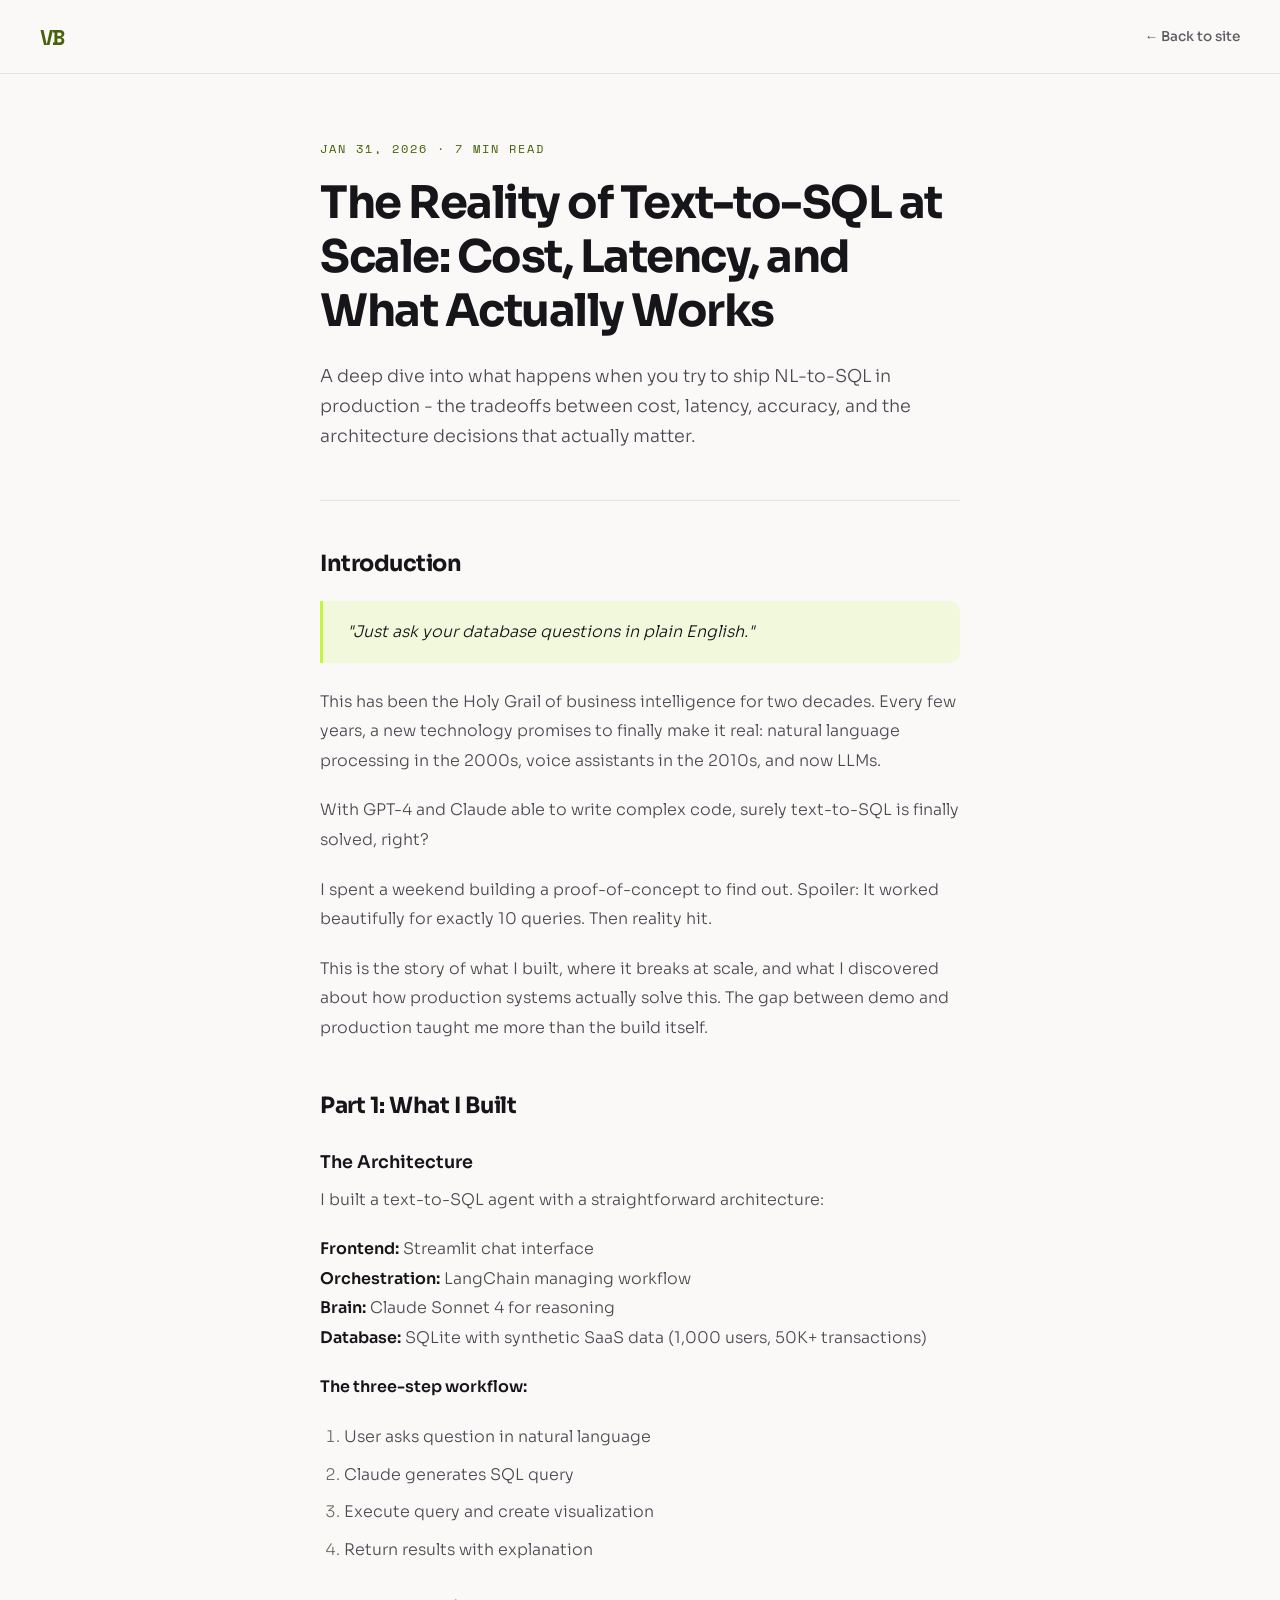
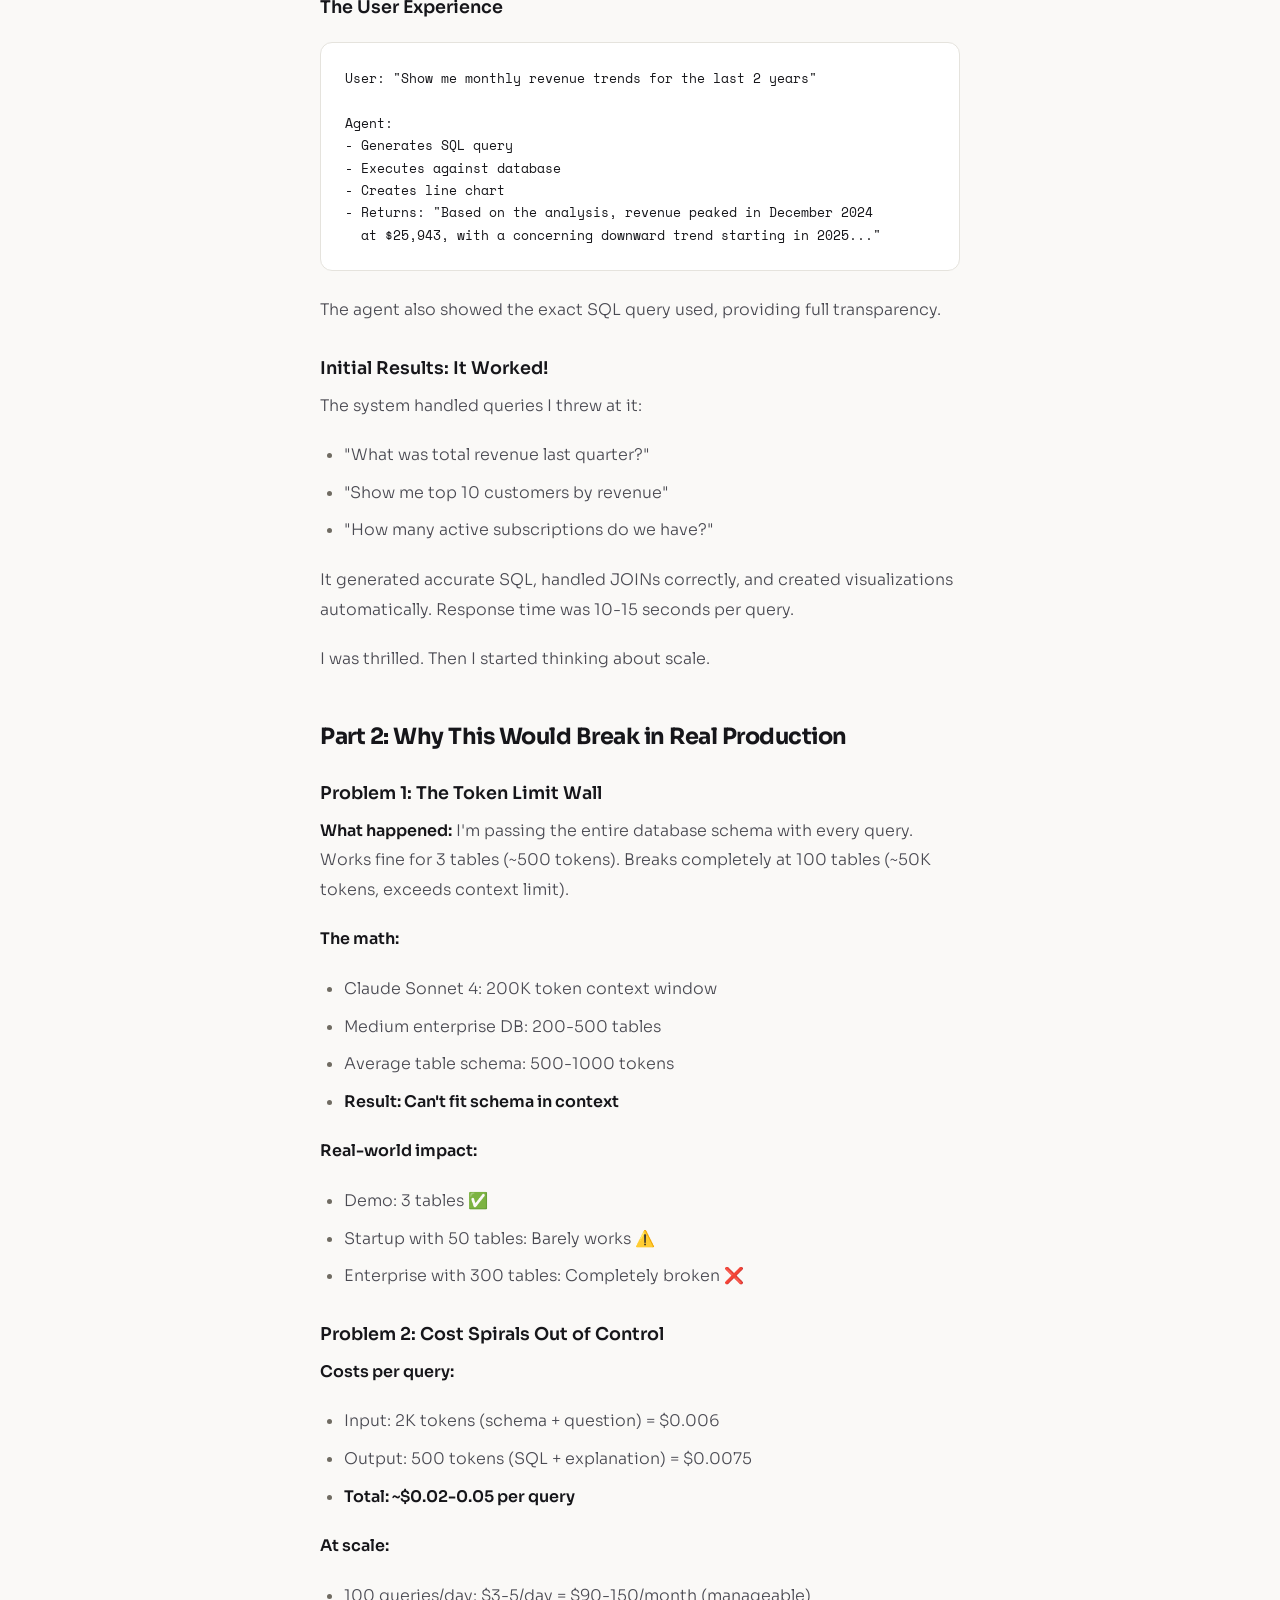
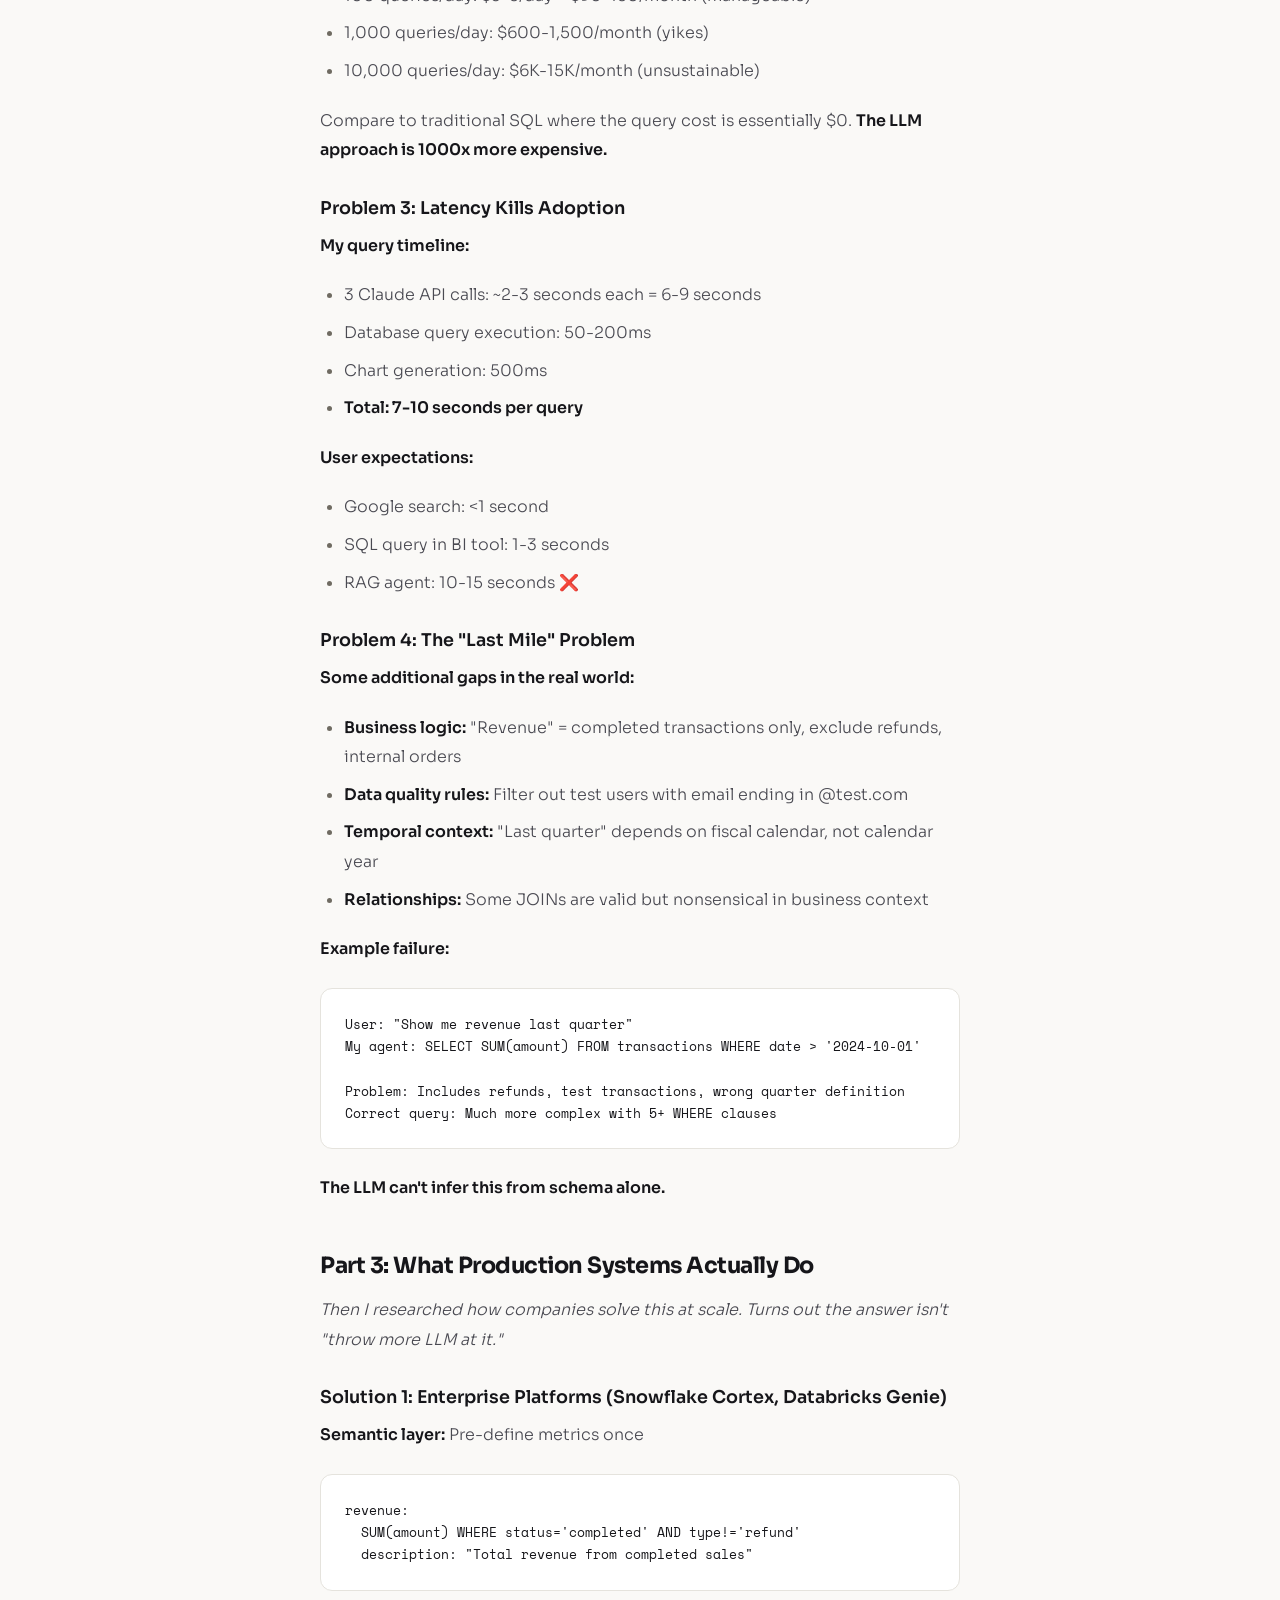
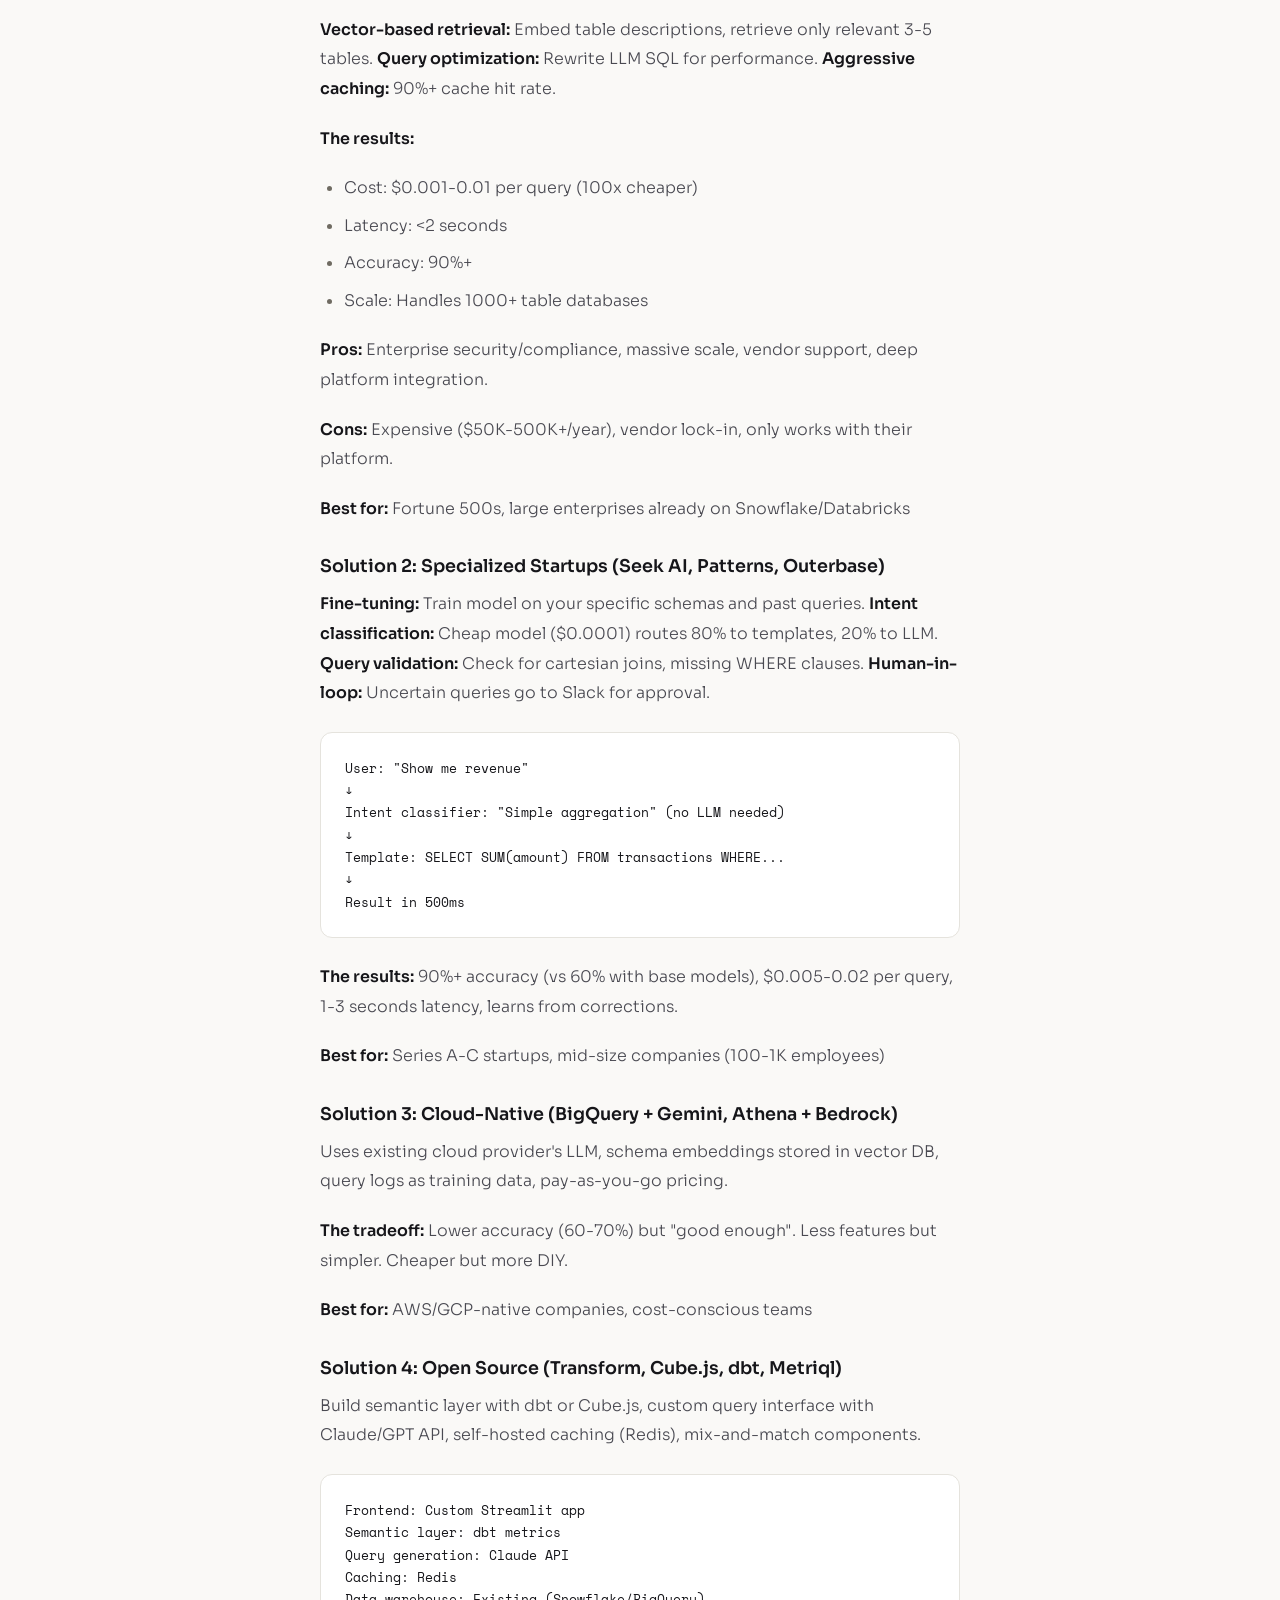
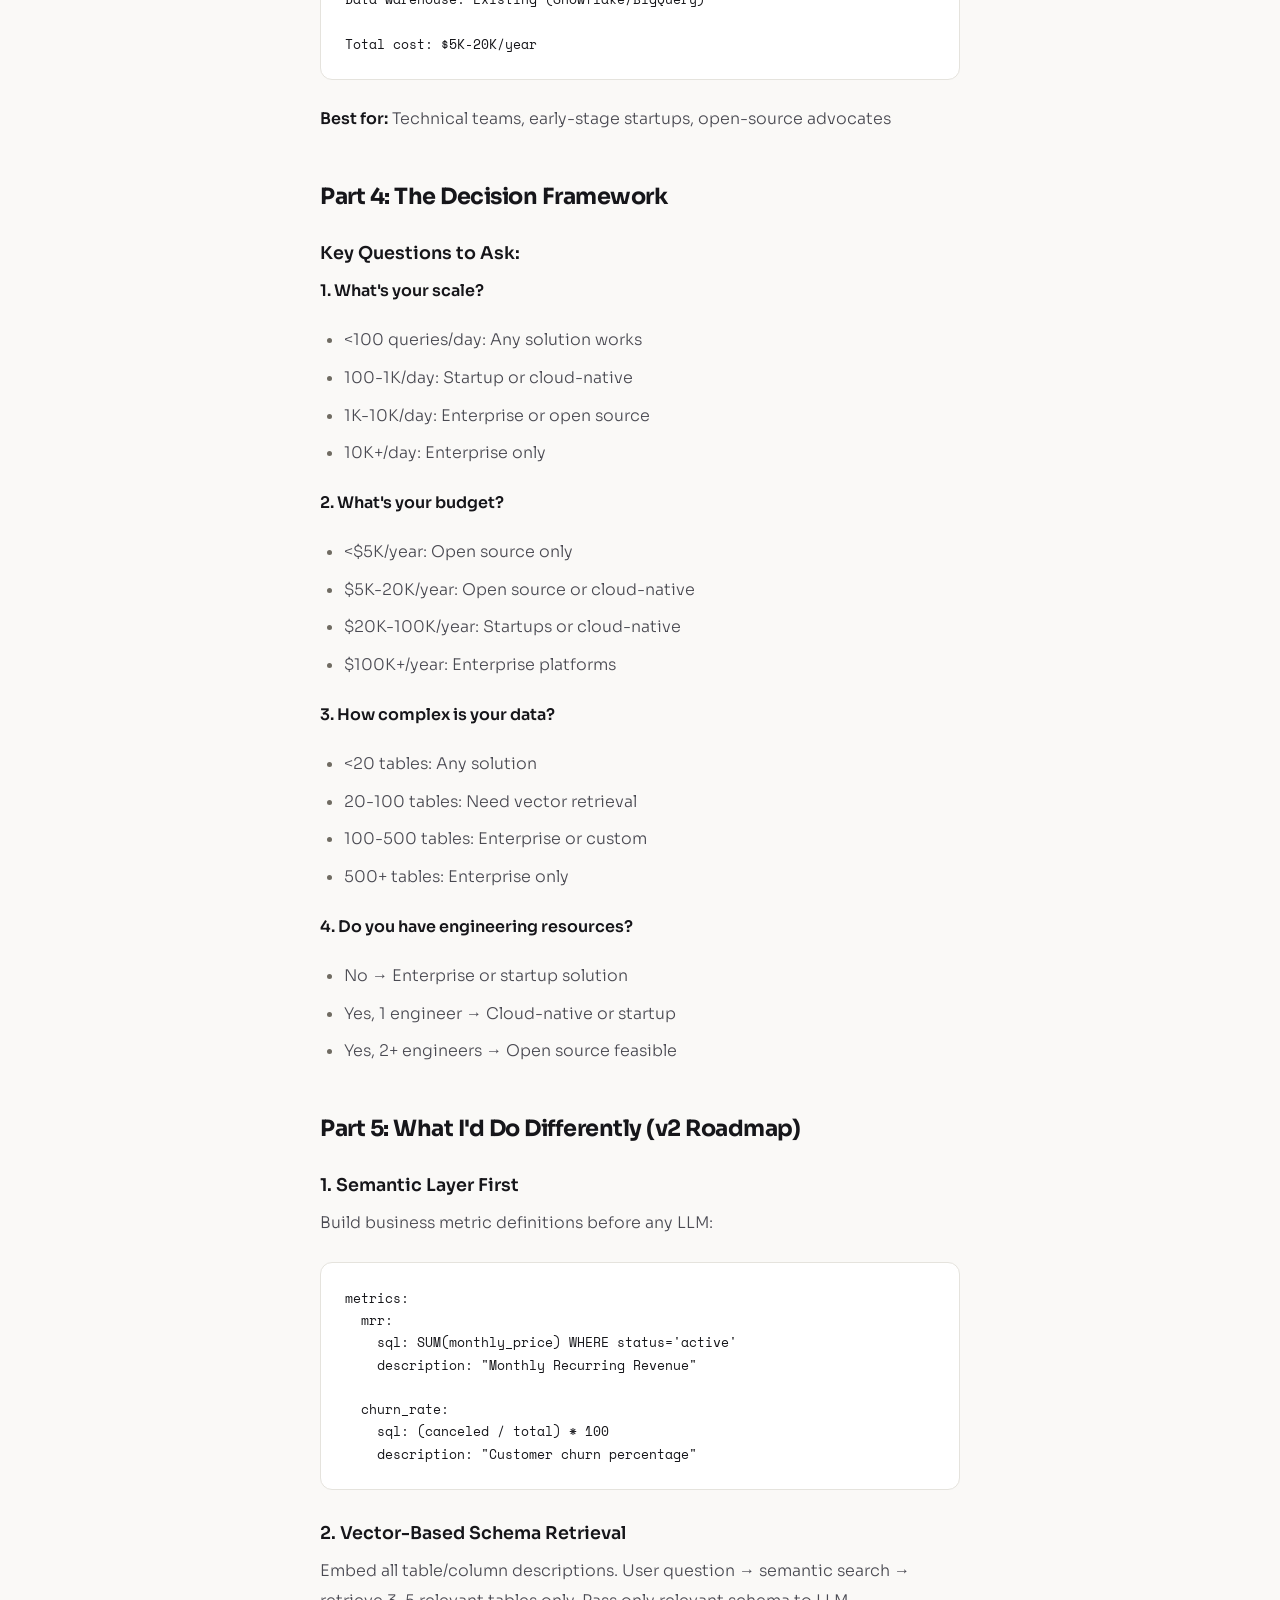
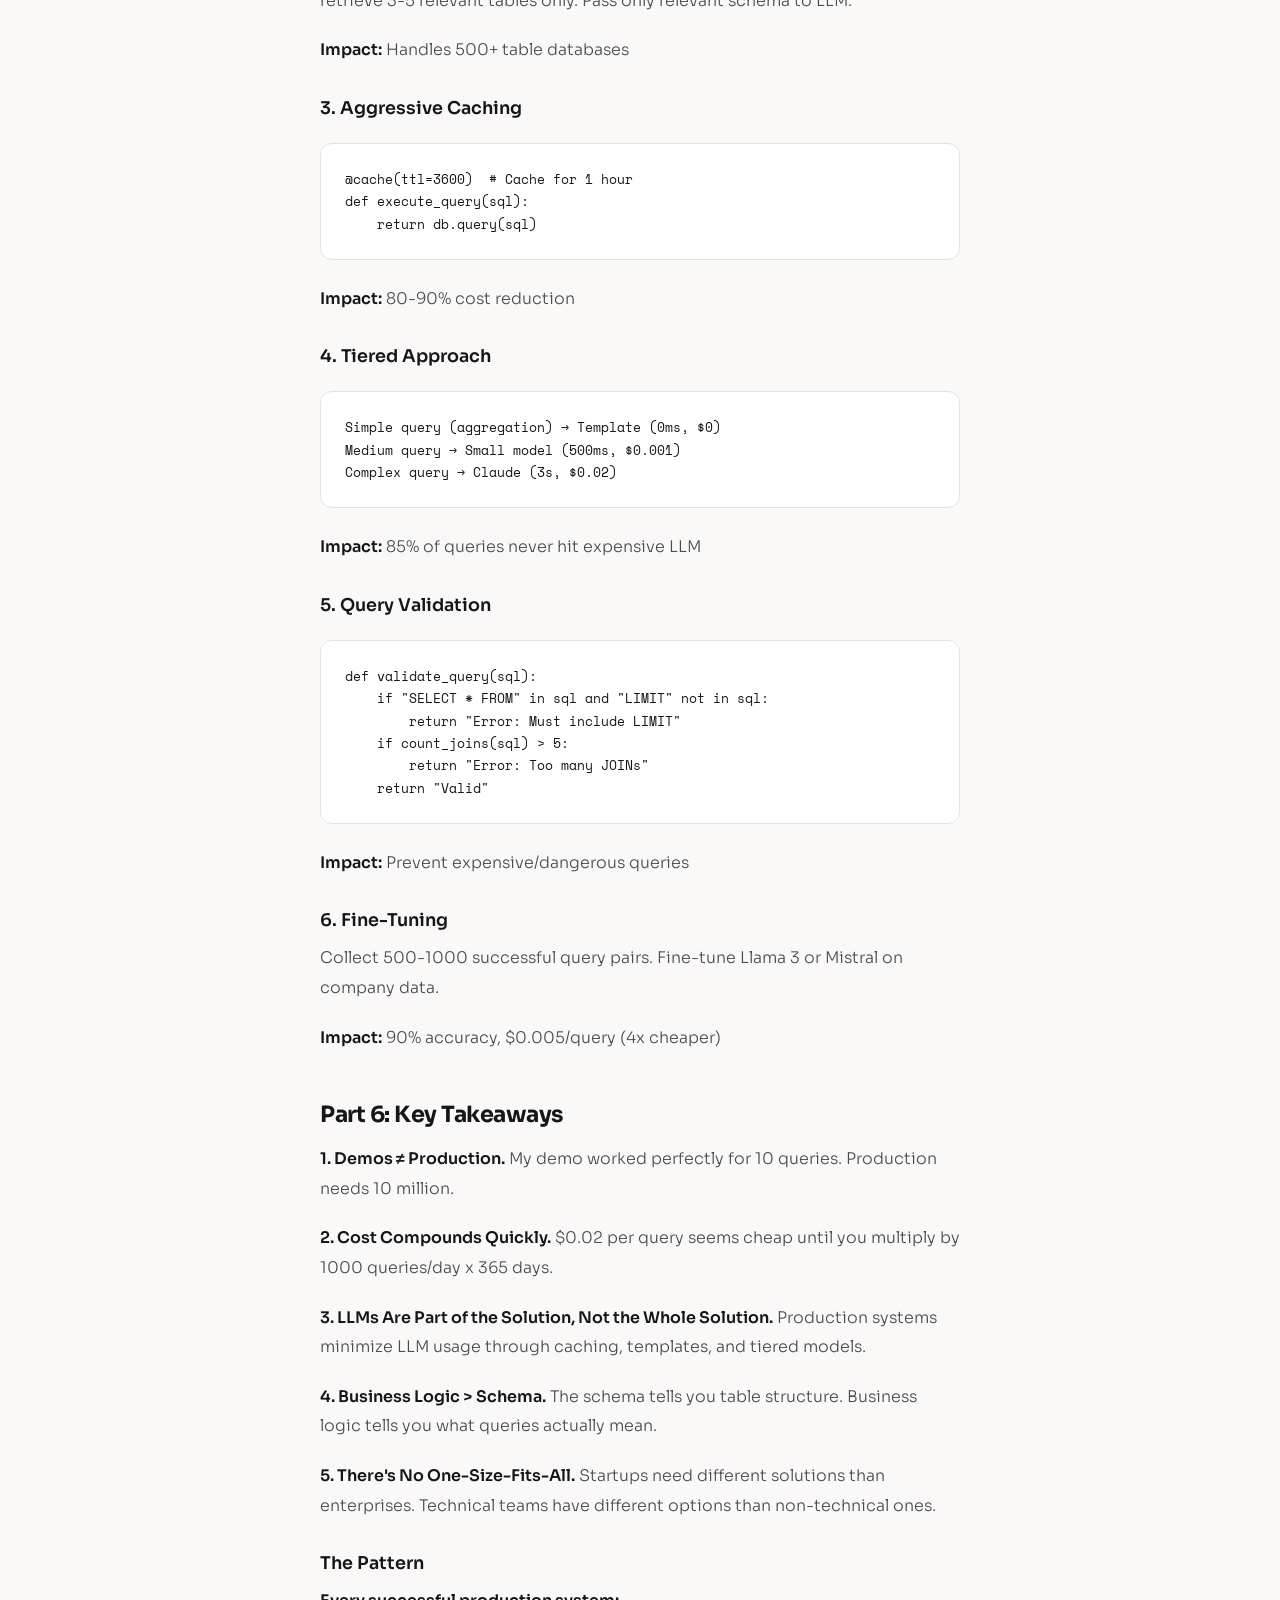
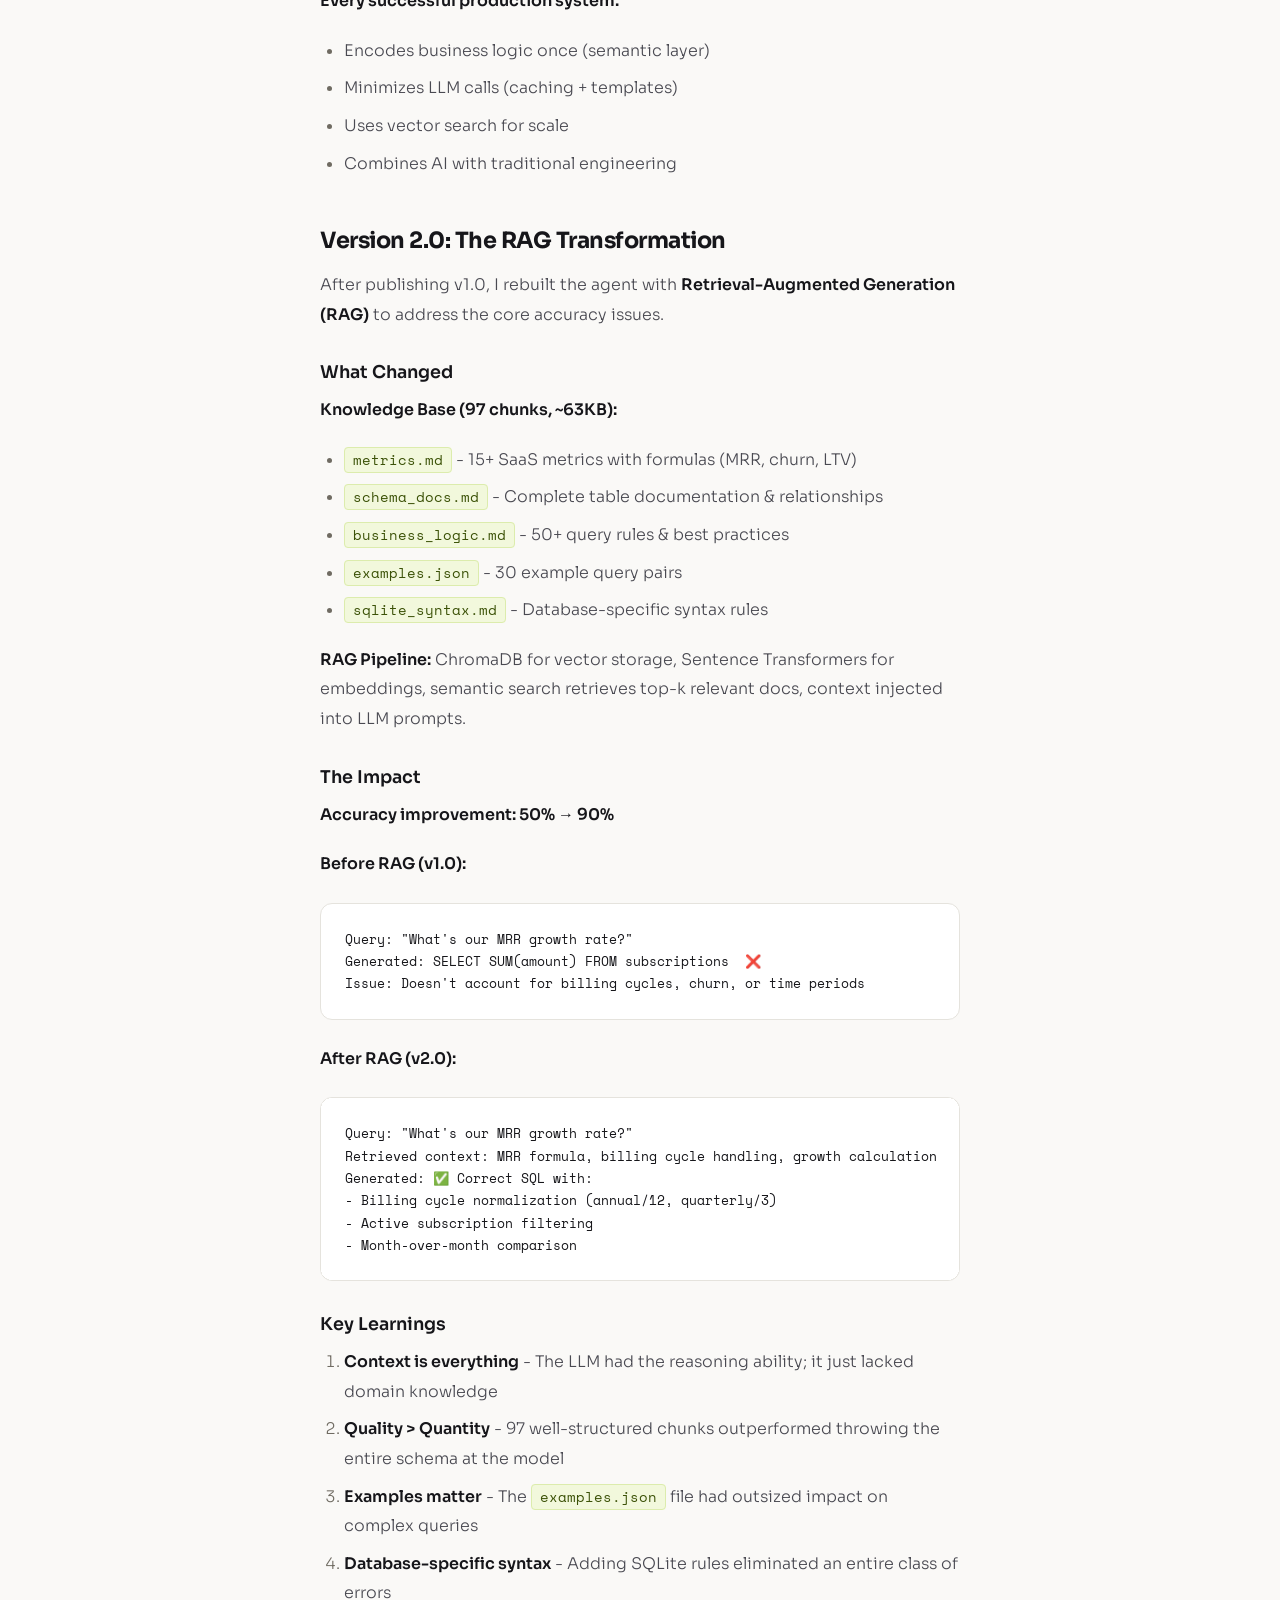
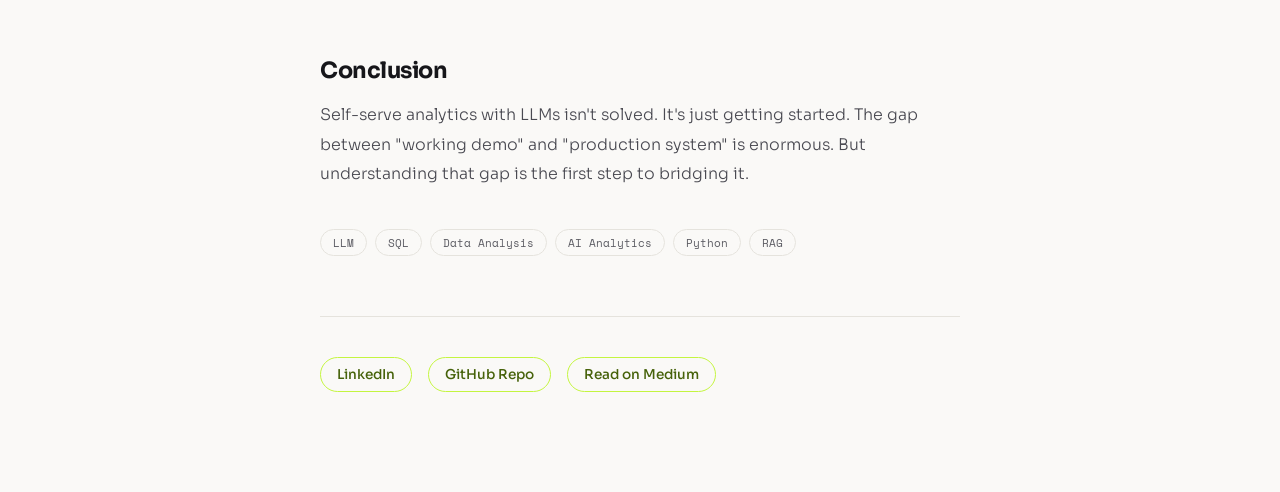
<file: blog/text-to-sql.html>
<!DOCTYPE html>
<html lang="en">
<head>
<!-- Google tag (gtag.js) -->
<script async src="https://www.googletagmanager.com/gtag/js?id=G-RK8C06EQ1K"></script>
<script>
  window.dataLayer = window.dataLayer || [];
  function gtag(){dataLayer.push(arguments);}
  gtag('js', new Date());
  gtag('config', 'G-RK8C06EQ1K');
</script>
<meta charset="UTF-8">
<meta name="viewport" content="width=device-width, initial-scale=1.0">
<title>The Reality of Text-to-SQL at Scale - Vyom Bhushan</title>
<link rel="icon" type="image/svg+xml" href="data:image/svg+xml,%3Csvg xmlns='http://www.w3.org/2000/svg' viewBox='0 0 32 32'%3E%3Crect width='32' height='32' rx='6' fill='%23faf9f7'/%3E%3Ctext x='16' y='23' font-family='Arial,sans-serif' font-weight='700' font-size='20' fill='%2346620a' text-anchor='middle'%3EV%3C/text%3E%3C/svg%3E">
<link href="https://fonts.googleapis.com/css2?family=Space+Mono:wght@400;700&family=Sora:wght@300;400;500;600;700;800&display=swap" rel="stylesheet">
<link rel="stylesheet" href="article.css">
</head>
<body>


<nav>
  <a href="../index.html" class="logo">VB</a>
  <a href="../index.html#blog" class="back-link">← Back to site</a>
</nav>

<article>
  <div class="article-meta">Jan 31, 2026 · 7 min read</div>
  <h1>The Reality of Text-to-SQL at Scale: Cost, Latency, and What Actually Works</h1>
  <p class="article-subtitle">A deep dive into what happens when you try to ship NL-to-SQL in production - the tradeoffs between cost, latency, accuracy, and the architecture decisions that actually matter.</p>

  <div class="article-body">

    <h2>Introduction</h2>
    <blockquote><p>"Just ask your database questions in plain English."</p></blockquote>
    <p>This has been the Holy Grail of business intelligence for two decades. Every few years, a new technology promises to finally make it real: natural language processing in the 2000s, voice assistants in the 2010s, and now LLMs.</p>
    <p>With GPT-4 and Claude able to write complex code, surely text-to-SQL is finally solved, right?</p>
    <p>I spent a weekend building a proof-of-concept to find out. Spoiler: It worked beautifully for exactly 10 queries. Then reality hit.</p>
    <p>This is the story of what I built, where it breaks at scale, and what I discovered about how production systems actually solve this. The gap between demo and production taught me more than the build itself.</p>

    <h2>Part 1: What I Built</h2>

    <h3>The Architecture</h3>
    <p>I built a text-to-SQL agent with a straightforward architecture:</p>
    <p><strong>Frontend:</strong> Streamlit chat interface<br>
    <strong>Orchestration:</strong> LangChain managing workflow<br>
    <strong>Brain:</strong> Claude Sonnet 4 for reasoning<br>
    <strong>Database:</strong> SQLite with synthetic SaaS data (1,000 users, 50K+ transactions)</p>

    <p><strong>The three-step workflow:</strong></p>
    <ol>
      <li>User asks question in natural language</li>
      <li>Claude generates SQL query</li>
      <li>Execute query and create visualization</li>
      <li>Return results with explanation</li>
    </ol>

    <h3>The User Experience</h3>
<pre><code>User: "Show me monthly revenue trends for the last 2 years"

Agent:
- Generates SQL query
- Executes against database
- Creates line chart
- Returns: "Based on the analysis, revenue peaked in December 2024
  at $25,943, with a concerning downward trend starting in 2025..."</code></pre>
    <p>The agent also showed the exact SQL query used, providing full transparency.</p>

    <h3>Initial Results: It Worked!</h3>
    <p>The system handled queries I threw at it:</p>
    <ul>
      <li>"What was total revenue last quarter?"</li>
      <li>"Show me top 10 customers by revenue"</li>
      <li>"How many active subscriptions do we have?"</li>
    </ul>
    <p>It generated accurate SQL, handled JOINs correctly, and created visualizations automatically. Response time was 10-15 seconds per query.</p>
    <p>I was thrilled. Then I started thinking about scale.</p>

    <h2>Part 2: Why This Would Break in Real Production</h2>

    <h3>Problem 1: The Token Limit Wall</h3>
    <p><strong>What happened:</strong> I'm passing the entire database schema with every query. Works fine for 3 tables (~500 tokens). Breaks completely at 100 tables (~50K tokens, exceeds context limit).</p>
    <p><strong>The math:</strong></p>
    <ul>
      <li>Claude Sonnet 4: 200K token context window</li>
      <li>Medium enterprise DB: 200-500 tables</li>
      <li>Average table schema: 500-1000 tokens</li>
      <li><strong>Result: Can't fit schema in context</strong></li>
    </ul>
    <p><strong>Real-world impact:</strong></p>
    <ul>
      <li>Demo: 3 tables ✅</li>
      <li>Startup with 50 tables: Barely works ⚠️</li>
      <li>Enterprise with 300 tables: Completely broken ❌</li>
    </ul>

    <h3>Problem 2: Cost Spirals Out of Control</h3>
    <p><strong>Costs per query:</strong></p>
    <ul>
      <li>Input: 2K tokens (schema + question) = $0.006</li>
      <li>Output: 500 tokens (SQL + explanation) = $0.0075</li>
      <li><strong>Total: ~$0.02-0.05 per query</strong></li>
    </ul>
    <p><strong>At scale:</strong></p>
    <ul>
      <li>100 queries/day: $3-5/day = $90-150/month (manageable)</li>
      <li>1,000 queries/day: $600-1,500/month (yikes)</li>
      <li>10,000 queries/day: $6K-15K/month (unsustainable)</li>
    </ul>
    <p>Compare to traditional SQL where the query cost is essentially $0. <strong>The LLM approach is 1000x more expensive.</strong></p>

    <h3>Problem 3: Latency Kills Adoption</h3>
    <p><strong>My query timeline:</strong></p>
    <ul>
      <li>3 Claude API calls: ~2-3 seconds each = 6-9 seconds</li>
      <li>Database query execution: 50-200ms</li>
      <li>Chart generation: 500ms</li>
      <li><strong>Total: 7-10 seconds per query</strong></li>
    </ul>
    <p><strong>User expectations:</strong></p>
    <ul>
      <li>Google search: &lt;1 second</li>
      <li>SQL query in BI tool: 1-3 seconds</li>
      <li>RAG agent: 10-15 seconds ❌</li>
    </ul>

    <h3>Problem 4: The "Last Mile" Problem</h3>
    <p><strong>Some additional gaps in the real world:</strong></p>
    <ul>
      <li><strong>Business logic:</strong> "Revenue" = completed transactions only, exclude refunds, internal orders</li>
      <li><strong>Data quality rules:</strong> Filter out test users with email ending in @test.com</li>
      <li><strong>Temporal context:</strong> "Last quarter" depends on fiscal calendar, not calendar year</li>
      <li><strong>Relationships:</strong> Some JOINs are valid but nonsensical in business context</li>
    </ul>
    <p><strong>Example failure:</strong></p>
<pre><code>User: "Show me revenue last quarter"
My agent: SELECT SUM(amount) FROM transactions WHERE date > '2024-10-01'

Problem: Includes refunds, test transactions, wrong quarter definition
Correct query: Much more complex with 5+ WHERE clauses</code></pre>
    <p><strong>The LLM can't infer this from schema alone.</strong></p>

    <h2>Part 3: What Production Systems Actually Do</h2>
    <p><em>Then I researched how companies solve this at scale. Turns out the answer isn't "throw more LLM at it."</em></p>

    <h3>Solution 1: Enterprise Platforms (Snowflake Cortex, Databricks Genie)</h3>
    <p><strong>Semantic layer:</strong> Pre-define metrics once</p>
<pre><code>revenue:
  SUM(amount) WHERE status='completed' AND type!='refund'
  description: "Total revenue from completed sales"</code></pre>
    <p><strong>Vector-based retrieval:</strong> Embed table descriptions, retrieve only relevant 3-5 tables. <strong>Query optimization:</strong> Rewrite LLM SQL for performance. <strong>Aggressive caching:</strong> 90%+ cache hit rate.</p>
    <p><strong>The results:</strong></p>
    <ul>
      <li>Cost: $0.001-0.01 per query (100x cheaper)</li>
      <li>Latency: &lt;2 seconds</li>
      <li>Accuracy: 90%+</li>
      <li>Scale: Handles 1000+ table databases</li>
    </ul>
    <p><strong>Pros:</strong> Enterprise security/compliance, massive scale, vendor support, deep platform integration.</p>
    <p><strong>Cons:</strong> Expensive ($50K-500K+/year), vendor lock-in, only works with their platform.</p>
    <p><strong>Best for:</strong> Fortune 500s, large enterprises already on Snowflake/Databricks</p>

    <h3>Solution 2: Specialized Startups (Seek AI, Patterns, Outerbase)</h3>
    <p><strong>Fine-tuning:</strong> Train model on your specific schemas and past queries. <strong>Intent classification:</strong> Cheap model ($0.0001) routes 80% to templates, 20% to LLM. <strong>Query validation:</strong> Check for cartesian joins, missing WHERE clauses. <strong>Human-in-loop:</strong> Uncertain queries go to Slack for approval.</p>
<pre><code>User: "Show me revenue"
↓
Intent classifier: "Simple aggregation" (no LLM needed)
↓
Template: SELECT SUM(amount) FROM transactions WHERE...
↓
Result in 500ms</code></pre>
    <p><strong>The results:</strong> 90%+ accuracy (vs 60% with base models), $0.005-0.02 per query, 1-3 seconds latency, learns from corrections.</p>
    <p><strong>Best for:</strong> Series A-C startups, mid-size companies (100-1K employees)</p>

    <h3>Solution 3: Cloud-Native (BigQuery + Gemini, Athena + Bedrock)</h3>
    <p>Uses existing cloud provider's LLM, schema embeddings stored in vector DB, query logs as training data, pay-as-you-go pricing.</p>
    <p><strong>The tradeoff:</strong> Lower accuracy (60-70%) but "good enough". Less features but simpler. Cheaper but more DIY.</p>
    <p><strong>Best for:</strong> AWS/GCP-native companies, cost-conscious teams</p>

    <h3>Solution 4: Open Source (Transform, Cube.js, dbt, Metriql)</h3>
    <p>Build semantic layer with dbt or Cube.js, custom query interface with Claude/GPT API, self-hosted caching (Redis), mix-and-match components.</p>
<pre><code>Frontend: Custom Streamlit app
Semantic layer: dbt metrics
Query generation: Claude API
Caching: Redis
Data warehouse: Existing (Snowflake/BigQuery)

Total cost: $5K-20K/year</code></pre>
    <p><strong>Best for:</strong> Technical teams, early-stage startups, open-source advocates</p>

    <h2>Part 4: The Decision Framework</h2>
    <h3>Key Questions to Ask:</h3>
    <p><strong>1. What's your scale?</strong></p>
    <ul>
      <li>&lt;100 queries/day: Any solution works</li>
      <li>100-1K/day: Startup or cloud-native</li>
      <li>1K-10K/day: Enterprise or open source</li>
      <li>10K+/day: Enterprise only</li>
    </ul>
    <p><strong>2. What's your budget?</strong></p>
    <ul>
      <li>&lt;$5K/year: Open source only</li>
      <li>$5K-20K/year: Open source or cloud-native</li>
      <li>$20K-100K/year: Startups or cloud-native</li>
      <li>$100K+/year: Enterprise platforms</li>
    </ul>
    <p><strong>3. How complex is your data?</strong></p>
    <ul>
      <li>&lt;20 tables: Any solution</li>
      <li>20-100 tables: Need vector retrieval</li>
      <li>100-500 tables: Enterprise or custom</li>
      <li>500+ tables: Enterprise only</li>
    </ul>
    <p><strong>4. Do you have engineering resources?</strong></p>
    <ul>
      <li>No → Enterprise or startup solution</li>
      <li>Yes, 1 engineer → Cloud-native or startup</li>
      <li>Yes, 2+ engineers → Open source feasible</li>
    </ul>

    <h2>Part 5: What I'd Do Differently (v2 Roadmap)</h2>

    <h3>1. Semantic Layer First</h3>
    <p>Build business metric definitions before any LLM:</p>
<pre><code>metrics:
  mrr:
    sql: SUM(monthly_price) WHERE status='active'
    description: "Monthly Recurring Revenue"

  churn_rate:
    sql: (canceled / total) * 100
    description: "Customer churn percentage"</code></pre>

    <h3>2. Vector-Based Schema Retrieval</h3>
    <p>Embed all table/column descriptions. User question → semantic search → retrieve 3-5 relevant tables only. Pass only relevant schema to LLM.</p>
    <p><strong>Impact:</strong> Handles 500+ table databases</p>

    <h3>3. Aggressive Caching</h3>
<pre><code>@cache(ttl=3600)  # Cache for 1 hour
def execute_query(sql):
    return db.query(sql)</code></pre>
    <p><strong>Impact:</strong> 80-90% cost reduction</p>

    <h3>4. Tiered Approach</h3>
<pre><code>Simple query (aggregation) → Template (0ms, $0)
Medium query → Small model (500ms, $0.001)
Complex query → Claude (3s, $0.02)</code></pre>
    <p><strong>Impact:</strong> 85% of queries never hit expensive LLM</p>

    <h3>5. Query Validation</h3>
<pre><code>def validate_query(sql):
    if "SELECT * FROM" in sql and "LIMIT" not in sql:
        return "Error: Must include LIMIT"
    if count_joins(sql) > 5:
        return "Error: Too many JOINs"
    return "Valid"</code></pre>
    <p><strong>Impact:</strong> Prevent expensive/dangerous queries</p>

    <h3>6. Fine-Tuning</h3>
    <p>Collect 500-1000 successful query pairs. Fine-tune Llama 3 or Mistral on company data.</p>
    <p><strong>Impact:</strong> 90% accuracy, $0.005/query (4x cheaper)</p>

    <h2>Part 6: Key Takeaways</h2>

    <p><strong>1. Demos ≠ Production.</strong> My demo worked perfectly for 10 queries. Production needs 10 million.</p>
    <p><strong>2. Cost Compounds Quickly.</strong> $0.02 per query seems cheap until you multiply by 1000 queries/day x 365 days.</p>
    <p><strong>3. LLMs Are Part of the Solution, Not the Whole Solution.</strong> Production systems minimize LLM usage through caching, templates, and tiered models.</p>
    <p><strong>4. Business Logic > Schema.</strong> The schema tells you table structure. Business logic tells you what queries actually mean.</p>
    <p><strong>5. There's No One-Size-Fits-All.</strong> Startups need different solutions than enterprises. Technical teams have different options than non-technical ones.</p>

    <h3>The Pattern</h3>
    <p><strong>Every successful production system:</strong></p>
    <ul>
      <li>Encodes business logic once (semantic layer)</li>
      <li>Minimizes LLM calls (caching + templates)</li>
      <li>Uses vector search for scale</li>
      <li>Combines AI with traditional engineering</li>
    </ul>

    <h2>Version 2.0: The RAG Transformation</h2>
    <p>After publishing v1.0, I rebuilt the agent with <strong>Retrieval-Augmented Generation (RAG)</strong> to address the core accuracy issues.</p>

    <h3>What Changed</h3>
    <p><strong>Knowledge Base (97 chunks, ~63KB):</strong></p>
    <ul>
      <li><code>metrics.md</code> - 15+ SaaS metrics with formulas (MRR, churn, LTV)</li>
      <li><code>schema_docs.md</code> - Complete table documentation & relationships</li>
      <li><code>business_logic.md</code> - 50+ query rules & best practices</li>
      <li><code>examples.json</code> - 30 example query pairs</li>
      <li><code>sqlite_syntax.md</code> - Database-specific syntax rules</li>
    </ul>
    <p><strong>RAG Pipeline:</strong> ChromaDB for vector storage, Sentence Transformers for embeddings, semantic search retrieves top-k relevant docs, context injected into LLM prompts.</p>

    <h3>The Impact</h3>
    <p><strong>Accuracy improvement: 50% → 90%</strong></p>
    <p><strong>Before RAG (v1.0):</strong></p>
<pre><code>Query: "What's our MRR growth rate?"
Generated: SELECT SUM(amount) FROM subscriptions  ❌
Issue: Doesn't account for billing cycles, churn, or time periods</code></pre>
    <p><strong>After RAG (v2.0):</strong></p>
<pre><code>Query: "What's our MRR growth rate?"
Retrieved context: MRR formula, billing cycle handling, growth calculation
Generated: ✅ Correct SQL with:
- Billing cycle normalization (annual/12, quarterly/3)
- Active subscription filtering
- Month-over-month comparison</code></pre>

    <h3>Key Learnings</h3>
    <ol>
      <li><strong>Context is everything</strong> - The LLM had the reasoning ability; it just lacked domain knowledge</li>
      <li><strong>Quality > Quantity</strong> - 97 well-structured chunks outperformed throwing the entire schema at the model</li>
      <li><strong>Examples matter</strong> - The <code>examples.json</code> file had outsized impact on complex queries</li>
      <li><strong>Database-specific syntax</strong> - Adding SQLite rules eliminated an entire class of errors</li>
    </ol>

    <h2>Conclusion</h2>
    <p>Self-serve analytics with LLMs isn't solved. It's just getting started. The gap between "working demo" and "production system" is enormous. But understanding that gap is the first step to bridging it.</p>

    <div class="tag-list">
      <span>LLM</span>
      <span>SQL</span>
      <span>Data Analysis</span>
      <span>AI Analytics</span>
      <span>Python</span>
      <span>RAG</span>    </div>

    <div class="article-footer">
      <a href="https://www.linkedin.com/in/vyom-bhushan/" target="_blank">LinkedIn</a>
      <a href="https://github.com/Vyom-Data-Portfolio/RAG-analytics-agent" target="_blank">GitHub Repo</a>
      <a href="https://medium.com/@vyombhushan/the-reality-of-text-to-sql-at-scale-cost-latency-and-what-actually-works-6b3af3f19041" target="_blank">Read on Medium</a>
    </div>

  </div>
</article>

</body>
</html>
</file>
<file: blog/article.css>
/* Shared chrome for every Build Log article.
   Tokens are copied verbatim from index.html so the articles and the site
   cannot drift apart again. Article-specific visuals stay in that article's
   own <style> block. */

*, *::before, *::after { margin: 0; padding: 0; box-sizing: border-box; }

:root {
  --bg: #faf9f7;
  --bg-card: #ffffff;
  --bg-card-hover: #fcfefa;
  --text: #16161a;
  --text-muted: #5c5c63;
  --text-body: #4a4a52;
  --text-dim: #6f6b62;
  /* Brand lime. Fills, borders and rules only - 1.8:1 on white, never text. */
  --accent: #c4f540;
  --accent-ink: #46620a;
  --accent-dim: #f2f8dc;
  --accent-dim-border: #dcecad;
  --accent-dim-ink: #3c5208;
  --border: #e5e3dd;
  --shadow-card: 0 18px 40px #16161a12;
  --radius: 16px;
}

html { scroll-behavior: smooth; overflow-x: hidden; }

body {
  font-family: 'Sora', sans-serif;
  background: var(--bg);
  color: var(--text);
  overflow-x: hidden;
  -webkit-font-smoothing: antialiased;
}

::selection { background: var(--accent); color: var(--text); }

/* ─── Navigation ─── */
nav {
  position: fixed;
  top: 0;
  width: 100%;
  z-index: 100;
  padding: 20px 40px;
  display: flex;
  justify-content: space-between;
  align-items: center;
  backdrop-filter: blur(20px);
  background: #faf9f7cc;
  border-bottom: 1px solid var(--border);
}

.logo {
  font-family: 'Space Mono', monospace;
  font-weight: 700;
  font-size: 1.4rem;
  color: var(--accent-ink);
  letter-spacing: -1px;
  text-decoration: none;
}

.back-link {
  color: var(--text-muted);
  text-decoration: none;
  font-size: 0.85rem;
  font-weight: 500;
  transition: color 0.3s;
}
.back-link:hover { color: var(--accent-ink); }

/* ─── Article shell ─── */
article {
  position: relative;
  z-index: 1;
  max-width: 720px;
  margin: 0 auto;
  padding: 140px 40px 100px;
}

.article-meta {
  font-family: 'Space Mono', monospace;
  font-size: 0.75rem;
  color: var(--accent-ink);
  letter-spacing: 2px;
  text-transform: uppercase;
  margin-bottom: 20px;
}

article h1 {
  font-size: clamp(1.8rem, 4vw, 2.8rem);
  font-weight: 700;
  letter-spacing: -1.5px;
  line-height: 1.2;
  margin-bottom: 24px;
  text-wrap: pretty;
}

.article-subtitle {
  font-size: 1.1rem;
  color: var(--text-body);
  font-weight: 300;
  line-height: 1.7;
  margin-bottom: 48px;
  padding-bottom: 48px;
  border-bottom: 1px solid var(--border);
  text-wrap: pretty;
}

/* ─── Body copy ─── */
.article-body h2 {
  font-size: 1.4rem;
  font-weight: 700;
  letter-spacing: -0.5px;
  margin: 48px 0 16px;
  text-wrap: pretty;
}

.article-body h3 {
  font-size: 1.1rem;
  font-weight: 600;
  margin: 32px 0 12px;
  text-wrap: pretty;
}

.article-body p {
  font-size: 1rem;
  color: var(--text-body);
  line-height: 1.85;
  margin-bottom: 20px;
  font-weight: 300;
}

.article-body strong { color: var(--text); font-weight: 600; }

.article-body a {
  color: var(--accent-ink);
  text-decoration: underline;
  text-underline-offset: 3px;
}

.article-body code {
  font-family: 'Space Mono', monospace;
  font-size: 0.85rem;
  color: var(--accent-dim-ink);
  background: var(--accent-dim);
  border: 1px solid var(--accent-dim-border);
  padding: 2px 8px;
  border-radius: 4px;
}

.article-body pre {
  background: var(--bg-card);
  border: 1px solid var(--border);
  border-radius: 12px;
  padding: 24px;
  overflow-x: auto;
  margin: 24px 0;
}

.article-body pre code {
  background: none;
  border: none;
  padding: 0;
  color: var(--text);
  font-size: 0.82rem;
  line-height: 1.7;
}

.article-body blockquote {
  border-left: 3px solid var(--accent);
  padding: 16px 24px;
  margin: 24px 0;
  background: var(--accent-dim);
  border-radius: 0 10px 10px 0;
}

.article-body blockquote p {
  color: var(--text);
  font-style: italic;
  margin: 0;
}

.article-body ul, .article-body ol {
  padding-left: 24px;
  margin-bottom: 20px;
}

.article-body li {
  font-size: 1rem;
  color: var(--text-body);
  line-height: 1.85;
  font-weight: 300;
  margin-bottom: 8px;
}

.article-body li::marker { color: var(--text-dim); }
.article-body li strong { color: var(--text); }

.article-body hr {
  border: none;
  border-top: 1px solid var(--border);
  margin: 48px 0;
}

/* ─── Tags + footer ─── */
.tag-list {
  display: flex;
  gap: 8px;
  flex-wrap: wrap;
  margin-top: 40px;
}

.tag-list span {
  font-family: 'Space Mono', monospace;
  font-size: 0.7rem;
  color: var(--text-muted);
  border: 1px solid var(--border);
  padding: 4px 12px;
  border-radius: 20px;
  white-space: nowrap;
}

.article-footer {
  margin-top: 60px;
  padding-top: 40px;
  border-top: 1px solid var(--border);
  display: flex;
  gap: 16px;
  flex-wrap: wrap;
}

.article-footer a {
  color: var(--accent-ink);
  text-decoration: none;
  font-size: 0.85rem;
  font-weight: 500;
  padding: 8px 16px;
  border: 1px solid var(--accent);
  border-radius: 50px;
  transition: all 0.3s;
  white-space: nowrap;
}

.article-footer a:hover {
  background: var(--accent);
  color: var(--text);
}

@media (max-width: 768px) {
  nav { padding: 16px 20px; }
  article { padding: 120px 20px 80px; }
}
</file>
